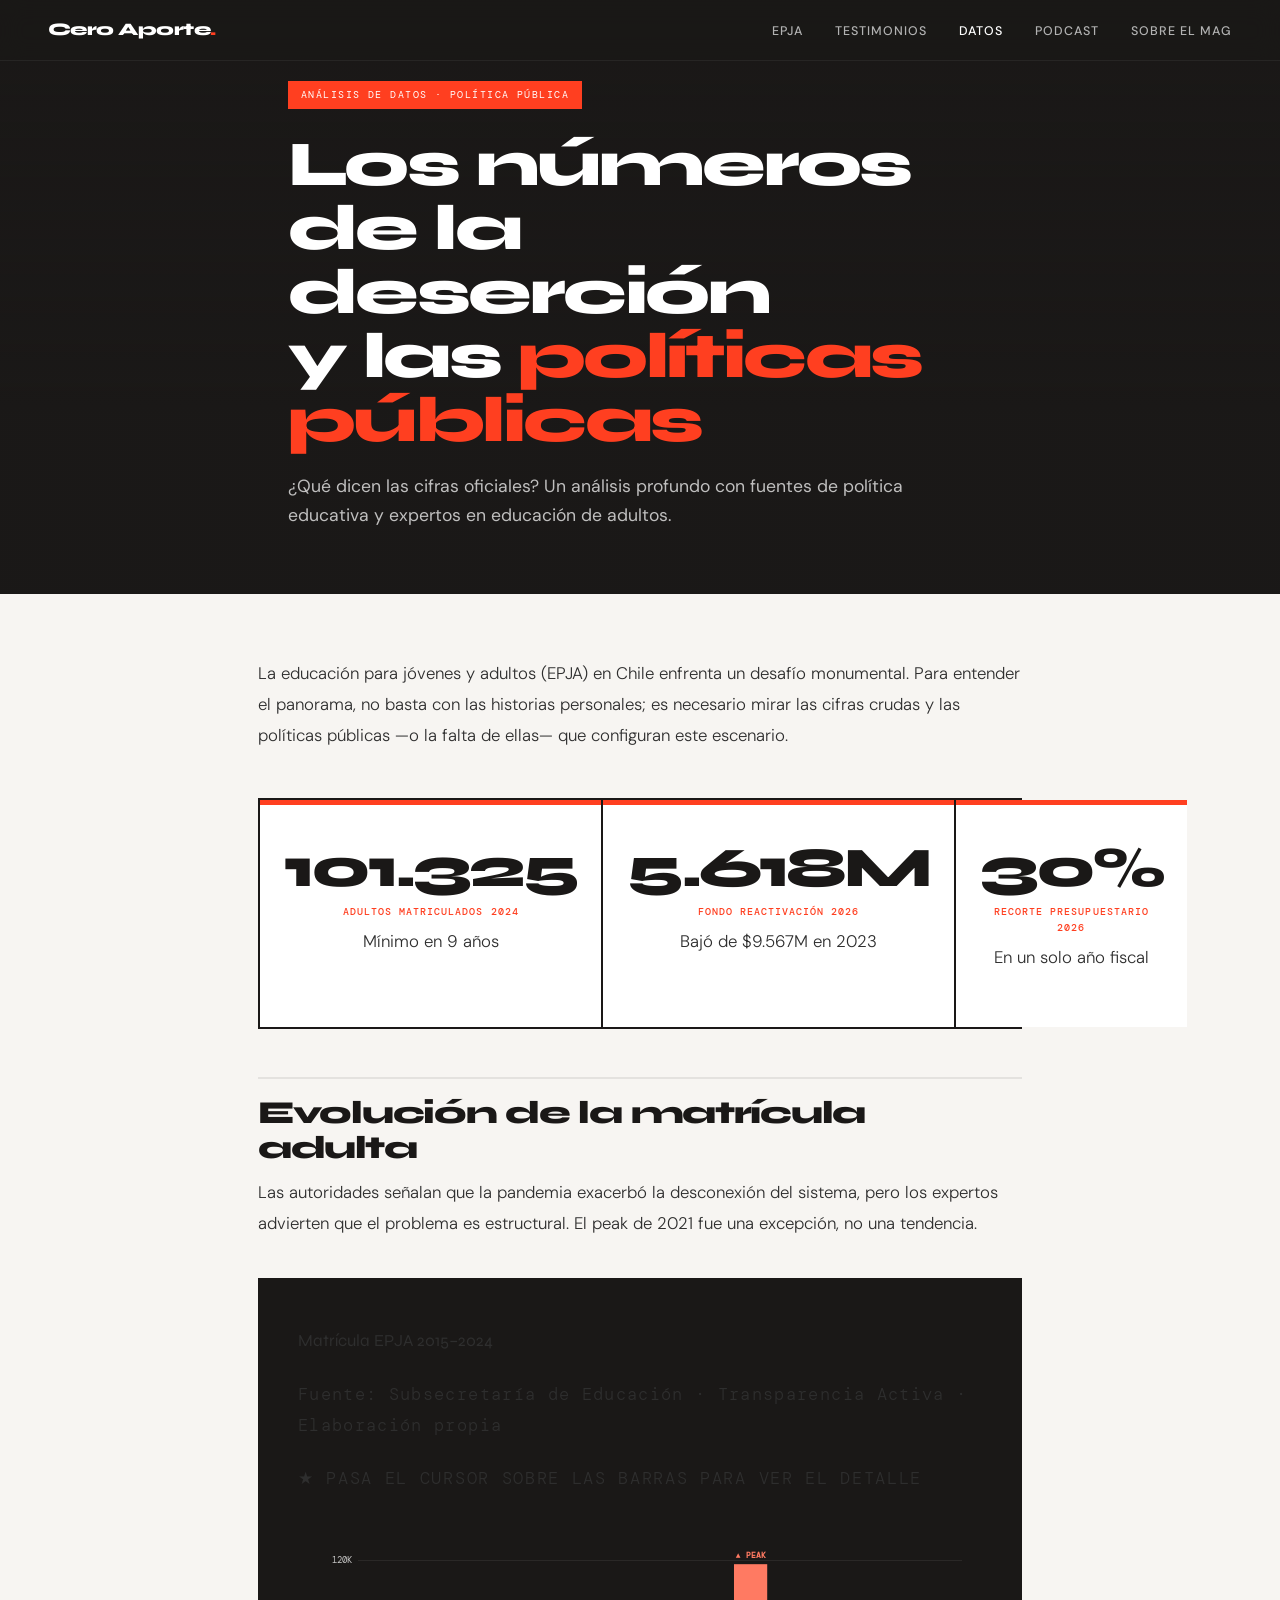
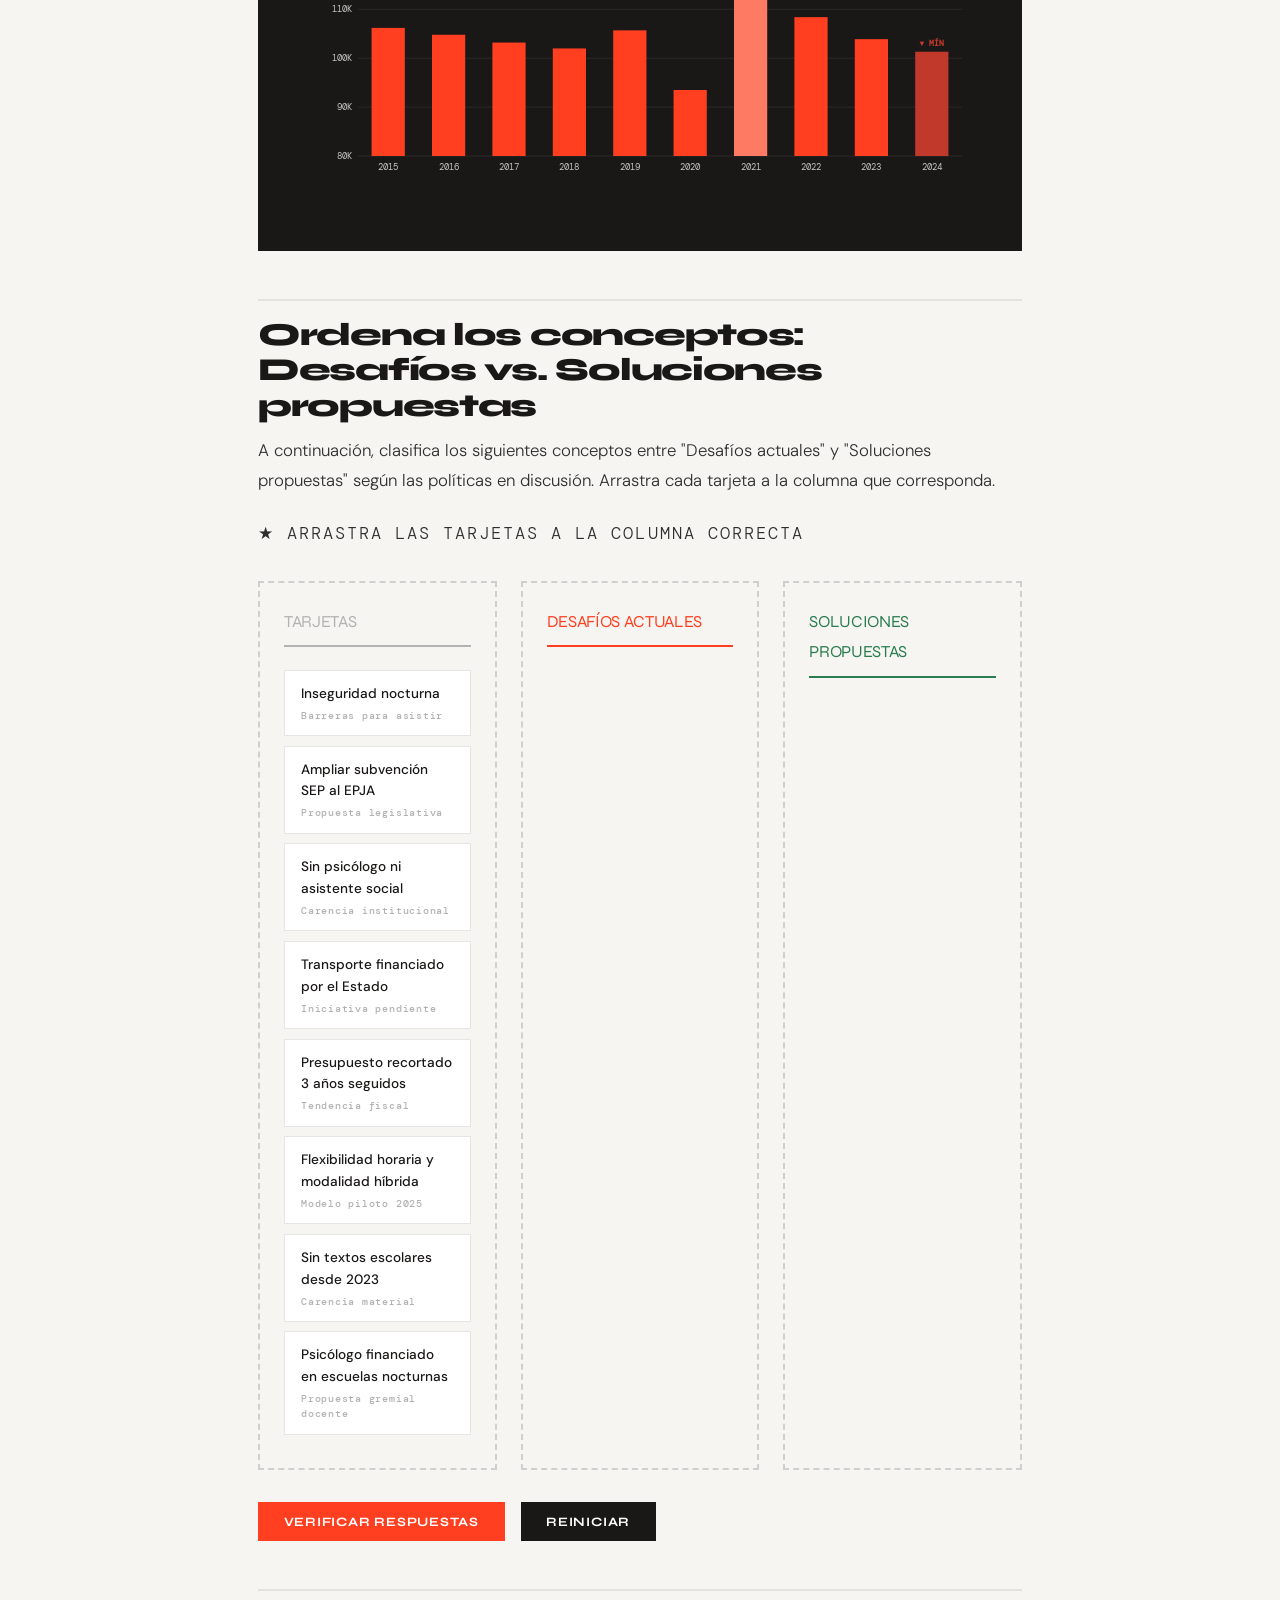
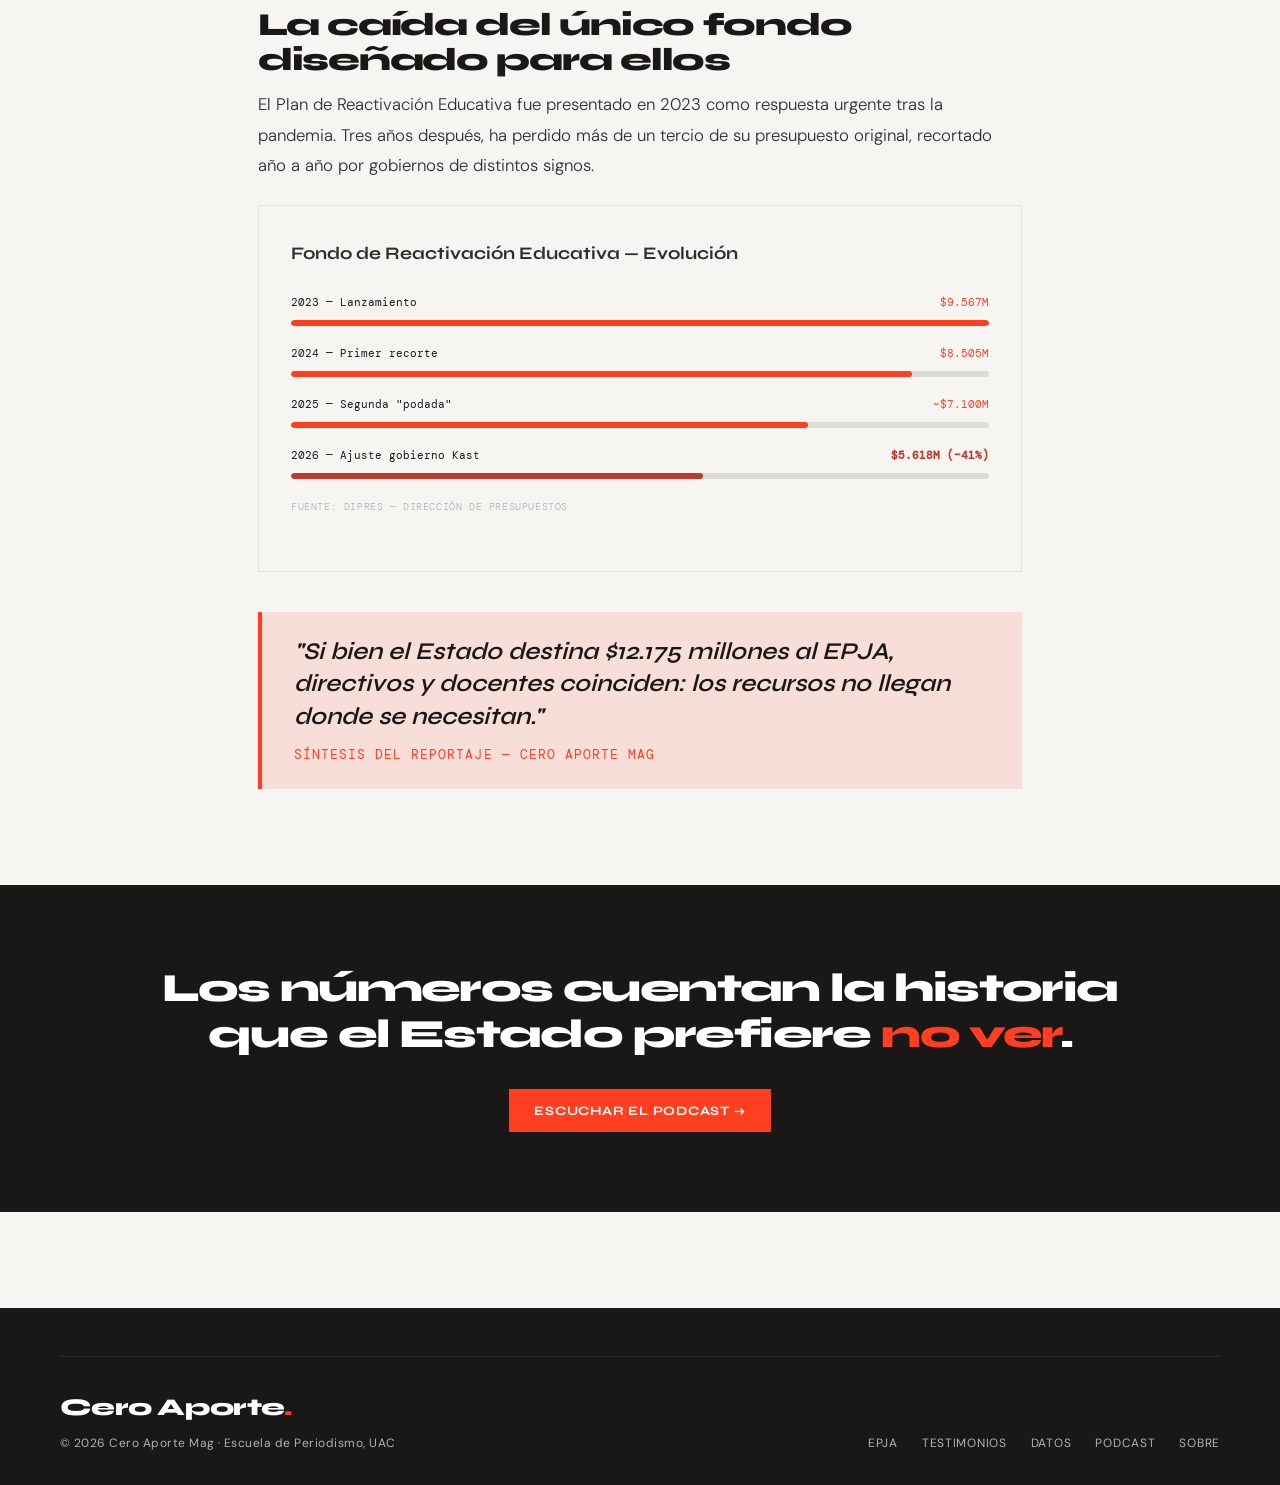
<file: datos (1).html>
<!DOCTYPE html>
<html lang="es">
<head>
  <meta charset="UTF-8" />
  <meta name="viewport" content="width=device-width, initial-scale=1.0" />
  <title>Datos — Cero Aporte Mag</title>
  <link rel="stylesheet" href="style.css" />
  <style>
    /* ---- HERO ---- */
    .rep-hero {
      min-height: 60vh;
      background: var(--black);
      display: flex;
      align-items: flex-end;
      padding-bottom: 4rem;
      padding-top: 5rem;
      position: relative;
      overflow: hidden;
    }
    .rep-hero-bg {
      position: absolute; inset: 0;
      background:
        linear-gradient(to bottom, rgba(26,24,23,0.55) 0%, rgba(26,24,23,0.97) 70%),
        url('https://i.imgur.com/JNuo0U7.jpeg') center/cover no-repeat;
    }
    .rep-hero-inner { position: relative; z-index: 2; max-width: 800px; }
    .rep-hero-category {
      display: inline-flex;
      background: var(--red);
      color: var(--white);
      font-family: var(--font-mono);
      font-size: 0.65rem;
      letter-spacing: 0.14em;
      text-transform: uppercase;
      padding: 0.35rem 0.8rem;
      margin-bottom: 1.5rem;
    }
    .rep-hero-title {
      font-family: var(--font-display);
      font-size: clamp(2rem, 5.5vw, 4rem);
      font-weight: 800;
      letter-spacing: -0.04em;
      line-height: 1.0;
      color: var(--white);
      margin-bottom: 1.2rem;
    }
    .rep-hero-title em { color: var(--red); font-style: normal; }
    .rep-hero-deck {
      font-size: clamp(0.95rem, 1.5vw, 1.1rem);
      color: rgba(255,255,255,0.72);
      line-height: 1.65;
      max-width: 58ch;
    }

    /* ---- LAYOUT ---- */
    .article-wrap {
      max-width: 860px;
      margin: 0 auto;
      padding: 4rem clamp(1.5rem, 5vw, 3rem) 0;
    }
    .article-wrap p {
      font-size: 1.05rem;
      line-height: 1.82;
      color: #2e2e2e;
      margin-bottom: 1.4rem;
      font-weight: 300;
    }
    .article-wrap h2 {
      font-family: var(--font-display);
      font-size: clamp(1.4rem, 3vw, 2rem);
      font-weight: 800;
      letter-spacing: -0.04em;
      line-height: 1.1;
      color: var(--black);
      margin: 3rem 0 0.75rem;
      padding-top: 1rem;
      border-top: 2px solid rgba(0,0,0,0.08);
    }
    .article-wrap h3 {
      font-family: var(--font-display);
      font-size: 1.1rem;
      font-weight: 700;
      color: var(--black);
      margin: 2rem 0 0.5rem;
    }

    /* ---- GRÁFICO INTERACTIVO ---- */
    .chart-section {
      background: var(--black);
      padding: 3rem 2.5rem;
      margin: 2.5rem 0;
    }
    .chart-title {
      font-family: var(--font-display);
      font-size: 1.2rem;
      font-weight: 700;
      color: var(--white);
      margin-bottom: 0.3rem;
    }
    .chart-subtitle {
      font-family: var(--font-mono);
      font-size: 0.65rem;
      letter-spacing: 0.08em;
      color: var(--greige);
      margin-bottom: 0.5rem;
    }
    /* Tooltip del gráfico */
    .chart-tooltip-hint {
      font-family: var(--font-mono);
      font-size: 0.62rem;
      letter-spacing: 0.1em;
      text-transform: uppercase;
      color: var(--red);
      margin-bottom: 2rem;
    }
    /* Canvas wrapper */
    .canvas-wrap {
      position: relative;
    }
    canvas#matriculaChart {
      width: 100% !important;
      cursor: crosshair;
    }
    .chart-tooltip {
      position: absolute;
      background: var(--white);
      color: var(--black);
      padding: 0.6rem 0.9rem;
      font-family: var(--font-mono);
      font-size: 0.7rem;
      letter-spacing: 0.06em;
      pointer-events: none;
      display: none;
      box-shadow: 0 4px 16px rgba(0,0,0,0.2);
      z-index: 10;
      white-space: nowrap;
    }

    /* ---- CARD SORTING ---- */
    .sorting-intro {
      font-family: var(--font-mono);
      font-size: 0.65rem;
      letter-spacing: 0.12em;
      text-transform: uppercase;
      color: var(--red);
      margin-bottom: 1.5rem;
    }
    .sorting-layout {
      display: grid;
      grid-template-columns: 1fr 1fr;
      gap: 1.5rem;
      margin: 2rem 0;
    }
    .sorting-col {
      border: 2px dashed rgba(0,0,0,0.15);
      padding: 1.5rem;
      min-height: 200px;
      transition: border-color 0.2s, background 0.2s;
    }
    .sorting-col.drag-over {
      border-color: var(--red);
      background: var(--red-dim);
    }
    .sorting-col-title {
      font-family: var(--font-display);
      font-size: 0.85rem;
      font-weight: 800;
      letter-spacing: -0.02em;
      text-transform: uppercase;
      margin-bottom: 1rem;
      padding-bottom: 0.5rem;
      border-bottom: 2px solid currentColor;
    }
    .col-desafios .sorting-col-title { color: var(--red); border-color: var(--red); }
    .col-soluciones .sorting-col-title { color: #2a7d4f; border-color: #2a7d4f; }
    .col-banco .sorting-col-title { color: var(--greige); border-color: var(--greige); }

    .sorting-card {
      background: var(--white);
      border: 1px solid rgba(0,0,0,0.1);
      padding: 0.75rem 1rem;
      margin-bottom: 0.6rem;
      font-size: 0.85rem;
      font-weight: 500;
      color: var(--black);
      cursor: grab;
      transition: box-shadow 0.2s, transform 0.2s;
      user-select: none;
    }
    .sorting-card:active { cursor: grabbing; }
    .sorting-card:hover {
      box-shadow: 0 4px 12px rgba(0,0,0,0.1);
      transform: translateY(-1px);
    }
    .sorting-card.dragging {
      opacity: 0.4;
      transform: scale(0.97);
    }
    .sorting-card-hint {
      font-family: var(--font-mono);
      font-size: 0.6rem;
      letter-spacing: 0.08em;
      color: var(--greige);
      display: block;
      margin-top: 0.2rem;
    }
    .sorting-result {
      margin-top: 1rem;
      padding: 1rem;
      font-family: var(--font-mono);
      font-size: 0.72rem;
      letter-spacing: 0.06em;
      display: none;
    }
    .sorting-result.correct { background: rgba(42,125,79,0.1); color: #2a7d4f; }
    .sorting-result.wrong   { background: var(--red-dim); color: var(--red); }
    .sorting-result.show    { display: block; }

    .sorting-actions {
      display: flex;
      gap: 1rem;
      margin-top: 1.5rem;
      flex-wrap: wrap;
    }

    /* ---- BANCO DE TARJETAS (TRES COLUMNAS) ---- */
    .sorting-three {
      grid-template-columns: 1fr 1fr 1fr;
    }

    /* ---- STAT CARDS DATOS ---- */
    .data-stats {
      display: grid;
      grid-template-columns: repeat(3, 1fr);
      gap: 0;
      margin: 3rem 0;
      border: 2px solid var(--black);
    }
    .data-stat {
      background: var(--white);
      padding: 2.5rem 1.5rem 2rem;
      text-align: center;
      position: relative;
      border-right: 2px solid var(--black);
    }
    .data-stat:last-child { border-right: none; }
    .data-stat::before {
      content: '';
      display: block;
      width: 100%;
      height: 5px;
      background: var(--red);
      position: absolute;
      top: 0; left: 0;
    }
    .data-stat-num {
      font-family: var(--font-display);
      font-size: clamp(2rem, 5vw, 3.5rem);
      font-weight: 800;
      letter-spacing: -0.05em;
      color: var(--black);
      line-height: 1;
      display: block;
    }
    .data-stat-label {
      font-family: var(--font-mono);
      font-size: 0.65rem;
      letter-spacing: 0.1em;
      text-transform: uppercase;
      color: var(--red);
      margin-top: 0.5rem;
      display: block;
      line-height: 1.5;
      font-weight: 500;
    }
    .data-stat-context {
      font-size: 0.75rem;
      color: #5a5a5a;
      margin-top: 0.4rem;
      line-height: 1.4;
    }

    /* ---- CIERRE ---- */
    .closing-strip {
      background: var(--black);
      padding: 5rem clamp(1.5rem, 5vw, 3rem);
      text-align: center;
      margin-top: 6rem;
    }
    .closing-strip p {
      font-family: var(--font-display);
      font-size: clamp(1.4rem, 3.5vw, 2.5rem);
      font-weight: 800;
      letter-spacing: -0.04em;
      line-height: 1.15;
      color: var(--white);
      max-width: 24ch;
      margin: 0 auto 2rem;
    }
    .closing-strip p em { color: var(--red); font-style: normal; }

    @media (max-width: 720px) {
      .sorting-layout { grid-template-columns: 1fr; }
      .sorting-three  { grid-template-columns: 1fr; }
      .data-stats { grid-template-columns: 1fr; }
    }
  </style>
</head>
<body>

<!-- NAV -->
<nav class="nav">
  <a href="index.html" class="nav-logo">Cero Aporte<span>.</span></a>
  <ul class="nav-links">
    <li><a href="reportaje-epja.html">EPJA</a></li>
    <li><a href="testimonios.html">Testimonios</a></li>
    <li><a href="datos.html" style="color:var(--white);">Datos</a></li>
    <li><a href="podcast.html">Podcast</a></li>
    <li><a href="index.html#sobre">Sobre el Mag</a></li>
  </ul>
</nav>

<!-- HERO -->
<section class="rep-hero">
  <div class="rep-hero-bg"></div>
  <div class="rep-hero-inner container">
    <span class="rep-hero-category">Análisis de datos · Política pública</span>
    <h1 class="rep-hero-title">Los números de la deserción<br>y las <em>políticas públicas</em></h1>
    <p class="rep-hero-deck">¿Qué dicen las cifras oficiales? Un análisis profundo con fuentes de política educativa y expertos en educación de adultos.</p>
  </div>
</section>

<!-- CUERPO -->
<main class="article-wrap">

  <p class="reveal">La educación para jóvenes y adultos (EPJA) en Chile enfrenta un desafío monumental. Para entender el panorama, no basta con las historias personales; es necesario mirar las cifras crudas y las políticas públicas —o la falta de ellas— que configuran este escenario.</p>

  <!-- STATS -->
  <div class="data-stats reveal">
    <div class="data-stat">
      <span class="data-stat-num" data-count="101325" data-suffix="">0</span>
      <span class="data-stat-label">Adultos matriculados 2024</span>
      <p class="data-stat-context">Mínimo en 9 años</p>
    </div>
    <div class="data-stat">
      <span class="data-stat-num" data-count="5618" data-suffix="M">0</span>
      <span class="data-stat-label">Fondo reactivación 2026</span>
      <p class="data-stat-context">Bajó de $9.567M en 2023</p>
    </div>
    <div class="data-stat">
      <span class="data-stat-num" data-count="30" data-suffix="%">0</span>
      <span class="data-stat-label">Recorte presupuestario 2026</span>
      <p class="data-stat-context">En un solo año fiscal</p>
    </div>
  </div>

  <!-- GRÁFICO INTERACTIVO -->
  <h2 class="reveal">Evolución de la matrícula adulta</h2>
  <p class="reveal">Las autoridades señalan que la pandemia exacerbó la desconexión del sistema, pero los expertos advierten que el problema es estructural. El peak de 2021 fue una excepción, no una tendencia.</p>

  <div class="chart-section reveal">
    <p class="chart-title">Matrícula EPJA 2015–2024</p>
    <p class="chart-subtitle">Fuente: Subsecretaría de Educación · Transparencia Activa · Elaboración propia</p>
    <p class="chart-tooltip-hint">★ Pasa el cursor sobre las barras para ver el detalle</p>
    <div class="canvas-wrap">
      <canvas id="matriculaChart" height="280"></canvas>
      <div class="chart-tooltip" id="chartTooltip"></div>
    </div>
  </div>

  <!-- CARD SORTING -->
  <h2 class="reveal">Ordena los conceptos: Desafíos vs. Soluciones propuestas</h2>
  <p class="reveal">A continuación, clasifica los siguientes conceptos entre "Desafíos actuales" y "Soluciones propuestas" según las políticas en discusión. Arrastra cada tarjeta a la columna que corresponda.</p>

  <div class="reveal">
    <p class="sorting-intro">★ Arrastra las tarjetas a la columna correcta</p>

    <div class="sorting-layout sorting-three">
      <!-- BANCO -->
      <div class="sorting-col col-banco" id="banco" ondragover="allowDrop(event)" ondrop="drop(event, 'banco')">
        <p class="sorting-col-title">Tarjetas</p>
        <div class="sorting-card" draggable="true" ondragstart="drag(event)" id="c1" data-answer="desafio">
          Inseguridad nocturna
          <span class="sorting-card-hint">Barreras para asistir</span>
        </div>
        <div class="sorting-card" draggable="true" ondragstart="drag(event)" id="c2" data-answer="solucion">
          Ampliar subvención SEP al EPJA
          <span class="sorting-card-hint">Propuesta legislativa</span>
        </div>
        <div class="sorting-card" draggable="true" ondragstart="drag(event)" id="c3" data-answer="desafio">
          Sin psicólogo ni asistente social
          <span class="sorting-card-hint">Carencia institucional</span>
        </div>
        <div class="sorting-card" draggable="true" ondragstart="drag(event)" id="c4" data-answer="solucion">
          Transporte financiado por el Estado
          <span class="sorting-card-hint">Iniciativa pendiente</span>
        </div>
        <div class="sorting-card" draggable="true" ondragstart="drag(event)" id="c5" data-answer="desafio">
          Presupuesto recortado 3 años seguidos
          <span class="sorting-card-hint">Tendencia fiscal</span>
        </div>
        <div class="sorting-card" draggable="true" ondragstart="drag(event)" id="c6" data-answer="solucion">
          Flexibilidad horaria y modalidad híbrida
          <span class="sorting-card-hint">Modelo piloto 2025</span>
        </div>
        <div class="sorting-card" draggable="true" ondragstart="drag(event)" id="c7" data-answer="desafio">
          Sin textos escolares desde 2023
          <span class="sorting-card-hint">Carencia material</span>
        </div>
        <div class="sorting-card" draggable="true" ondragstart="drag(event)" id="c8" data-answer="solucion">
          Psicólogo financiado en escuelas nocturnas
          <span class="sorting-card-hint">Propuesta gremial docente</span>
        </div>
      </div>

      <!-- DESAFÍOS -->
      <div class="sorting-col col-desafios" id="desafio" ondragover="allowDrop(event)" ondrop="drop(event, 'desafio')">
        <p class="sorting-col-title">Desafíos actuales</p>
      </div>

      <!-- SOLUCIONES -->
      <div class="sorting-col col-soluciones" id="solucion" ondragover="allowDrop(event)" ondrop="drop(event, 'solucion')">
        <p class="sorting-col-title">Soluciones propuestas</p>
      </div>
    </div>

    <div class="sorting-actions">
      <button class="btn btn-red" onclick="verificarSorting()">Verificar respuestas</button>
      <button class="btn btn-dark" onclick="resetSorting()">Reiniciar</button>
    </div>
    <div class="sorting-result" id="sortingResult"></div>
  </div>

  <!-- PRESUPUESTO -->
  <h2 class="reveal">La caída del único fondo diseñado para ellos</h2>
  <p class="reveal">El Plan de Reactivación Educativa fue presentado en 2023 como respuesta urgente tras la pandemia. Tres años después, ha perdido más de un tercio de su presupuesto original, recortado año a año por gobiernos de distintos signos.</p>

  <div class="reveal">
    <div style="background:var(--cream);border:1px solid rgba(0,0,0,0.08);padding:2rem;margin:1.5rem 0;">
      <p style="font-family:var(--font-display);font-size:1.1rem;font-weight:700;margin-bottom:1.5rem;">Fondo de Reactivación Educativa — Evolución</p>
      <div style="margin-bottom:1.2rem;">
        <div style="display:flex;justify-content:space-between;font-family:var(--font-mono);font-size:0.7rem;margin-bottom:0.4rem;"><span>2023 — Lanzamiento</span><span style="color:var(--red);">$9.567M</span></div>
        <div class="progress-bar"><div class="progress-fill" data-width="100%"></div></div>
      </div>
      <div style="margin-bottom:1.2rem;">
        <div style="display:flex;justify-content:space-between;font-family:var(--font-mono);font-size:0.7rem;margin-bottom:0.4rem;"><span>2024 — Primer recorte</span><span style="color:var(--red);">$8.505M</span></div>
        <div class="progress-bar"><div class="progress-fill" data-width="89%"></div></div>
      </div>
      <div style="margin-bottom:1.2rem;">
        <div style="display:flex;justify-content:space-between;font-family:var(--font-mono);font-size:0.7rem;margin-bottom:0.4rem;"><span>2025 — Segunda "podada"</span><span style="color:var(--red);">~$7.100M</span></div>
        <div class="progress-bar"><div class="progress-fill" data-width="74%"></div></div>
      </div>
      <div>
        <div style="display:flex;justify-content:space-between;font-family:var(--font-mono);font-size:0.7rem;margin-bottom:0.4rem;"><span>2026 — Ajuste gobierno Kast</span><span style="color:#c0392b;font-weight:700;">$5.618M (−41%)</span></div>
        <div class="progress-bar"><div class="progress-fill" data-width="59%" style="background:#c0392b;"></div></div>
      </div>
      <p style="font-family:var(--font-mono);font-size:0.62rem;color:var(--greige);margin-top:1.2rem;letter-spacing:0.06em;text-transform:uppercase;">Fuente: DIPRES — Dirección de Presupuestos</p>
    </div>
  </div>

  <div class="pull-quote reveal">
    <blockquote>"Si bien el Estado destina $12.175 millones al EPJA, directivos y docentes coinciden: los recursos no llegan donde se necesitan."</blockquote>
    <cite>Síntesis del reportaje — Cero Aporte Mag</cite>
  </div>

</main>

<!-- CIERRE -->
<div class="closing-strip">
  <p>Los números cuentan la historia que el Estado prefiere <em>no ver</em>.</p>
  <a href="podcast.html" class="btn btn-red">Escuchar el podcast →</a>
</div>

<!-- FOOTER -->
<footer class="site-footer">
  <div class="footer-inner">
    <div>
      <div class="footer-brand">Cero Aporte<span>.</span></div>
      <p class="footer-copy">© 2026 Cero Aporte Mag · Escuela de Periodismo, UAC</p>
    </div>
    <nav class="footer-nav">
      <a href="reportaje-epja.html">EPJA</a>
      <a href="testimonios.html">Testimonios</a>
      <a href="datos.html">Datos</a>
      <a href="podcast.html">Podcast</a>
      <a href="index.html#sobre">Sobre</a>
    </nav>
  </div>
</footer>

<script src="main.js"></script>
<script>
/* ---- GRÁFICO CANVAS ---- */
const datos = [
  { year: '2015', val: 106200 },
  { year: '2016', val: 104800 },
  { year: '2017', val: 103200 },
  { year: '2018', val: 102000 },
  { year: '2019', val: 105700 },
  { year: '2020', val: 93500  },
  { year: '2021', val: 119235 },
  { year: '2022', val: 108400 },
  { year: '2023', val: 103900 },
  { year: '2024', val: 101325 },
];

function drawChart() {
  const canvas = document.getElementById('matriculaChart');
  const tooltip = document.getElementById('chartTooltip');
  if (!canvas) return;
  const ctx = canvas.getContext('2d');
  const W = canvas.offsetWidth;
  const H = 280;
  canvas.width = W;
  canvas.height = H;

  const pad = { top: 20, right: 20, bottom: 40, left: 60 };
  const chartW = W - pad.left - pad.right;
  const chartH = H - pad.top - pad.bottom;
  const maxVal = 125000;
  const minVal = 80000;
  const range = maxVal - minVal;

  const barW = (chartW / datos.length) * 0.55;
  const gap  = (chartW / datos.length) * 0.45;

  ctx.clearRect(0, 0, W, H);

  // Líneas de guía
  ctx.strokeStyle = 'rgba(255,255,255,0.08)';
  ctx.lineWidth = 1;
  [80000, 90000, 100000, 110000, 120000].forEach(v => {
    const y = pad.top + chartH - ((v - minVal) / range) * chartH;
    ctx.beginPath();
    ctx.moveTo(pad.left, y);
    ctx.lineTo(pad.left + chartW, y);
    ctx.stroke();
    ctx.fillStyle = 'rgba(255,255,255,0.75)';
    ctx.font = '9px DM Mono, monospace';
    ctx.textAlign = 'right';
    ctx.fillText((v / 1000).toFixed(0) + 'K', pad.left - 6, y + 3);
  });

  // Barras
  const barRects = [];
  datos.forEach((d, i) => {
    const x = pad.left + i * (barW + gap) + gap / 2;
    const barH2 = ((d.val - minVal) / range) * chartH;
    const y = pad.top + chartH - barH2;
    const isPeak = d.year === '2021';
    const isLow  = d.year === '2024';

    ctx.fillStyle = isPeak ? '#ff7a62' : isLow ? '#c0392b' : '#FF3F20';
    ctx.fillRect(x, y, barW, barH2);
    barRects.push({ x, y, w: barW, h: barH2, d });

    // Etiqueta año
    ctx.fillStyle = 'rgba(255,255,255,0.75)';
    ctx.font = '9px DM Mono, monospace';
    ctx.textAlign = 'center';
    ctx.fillText(d.year, x + barW / 2, H - pad.bottom + 14);

    // Etiqueta peak / low
    if (isPeak || isLow) {
      ctx.fillStyle = isPeak ? '#ff7a62' : '#c0392b';
      ctx.font = 'bold 8px DM Mono, monospace';
      ctx.fillText(isPeak ? '▲ PEAK' : '▼ MÍN', x + barW / 2, y - 6);
    }
  });

  // Hover
  canvas.onmousemove = (e) => {
    const rect = canvas.getBoundingClientRect();
    const mx = e.clientX - rect.left;
    const my = e.clientY - rect.top;
    let found = false;
    barRects.forEach(b => {
      if (mx >= b.x && mx <= b.x + b.w && my >= b.y && my <= b.y + b.h) {
        found = true;
        tooltip.style.display = 'block';
        tooltip.style.left = (b.x + b.w + 6) + 'px';
        tooltip.style.top  = (b.y) + 'px';
        tooltip.innerHTML = `<strong>${b.d.year}</strong><br>${b.d.val.toLocaleString('es-CL')} estudiantes`;
      }
    });
    if (!found) tooltip.style.display = 'none';
  };
  canvas.onmouseleave = () => tooltip.style.display = 'none';
}

window.addEventListener('load', drawChart);
window.addEventListener('resize', drawChart);

/* ---- DRAG & DROP CARD SORTING ---- */
let draggedId = null;

function drag(e) {
  draggedId = e.target.id;
  e.target.classList.add('dragging');
  setTimeout(() => e.target.classList.remove('dragging'), 0);
}
function allowDrop(e) { e.preventDefault(); }
function drop(e, colId) {
  e.preventDefault();
  const card = document.getElementById(draggedId);
  const col  = document.getElementById(colId);
  if (card && col) {
    col.appendChild(card);
    document.getElementById('sortingResult').classList.remove('show');
  }
  document.querySelectorAll('.sorting-col').forEach(c => c.classList.remove('drag-over'));
}

document.querySelectorAll('.sorting-col').forEach(col => {
  col.addEventListener('dragover', (e) => {
    e.preventDefault();
    col.classList.add('drag-over');
  });
  col.addEventListener('dragleave', () => col.classList.remove('drag-over'));
  col.addEventListener('drop', () => col.classList.remove('drag-over'));
});

function verificarSorting() {
  const result = document.getElementById('sortingResult');
  const desafioCol = document.getElementById('desafio');
  const solucionCol = document.getElementById('solucion');
  let correctas = 0, total = 0;

  [...desafioCol.querySelectorAll('.sorting-card')].forEach(c => {
    total++;
    if (c.dataset.answer === 'desafio') correctas++;
  });
  [...solucionCol.querySelectorAll('.sorting-card')].forEach(c => {
    total++;
    if (c.dataset.answer === 'solucion') correctas++;
  });

  if (total === 0) {
    result.className = 'sorting-result wrong show';
    result.textContent = 'Mueve al menos una tarjeta antes de verificar.';
    return;
  }

  if (correctas === 8 && total === 8) {
    result.className = 'sorting-result correct show';
    result.textContent = '✓ ¡Perfecto! Clasificaste correctamente los 8 conceptos.';
  } else {
    result.className = 'sorting-result wrong show';
    result.textContent = `${correctas} de 8 correctas. Revisa las que quedaron en el banco o están en la columna incorrecta.`;
  }
}

function resetSorting() {
  const banco = document.getElementById('banco');
  document.querySelectorAll('.sorting-card').forEach(c => banco.appendChild(c));
  document.getElementById('sortingResult').classList.remove('show');
}
</script>
</body>
</html>
</file>
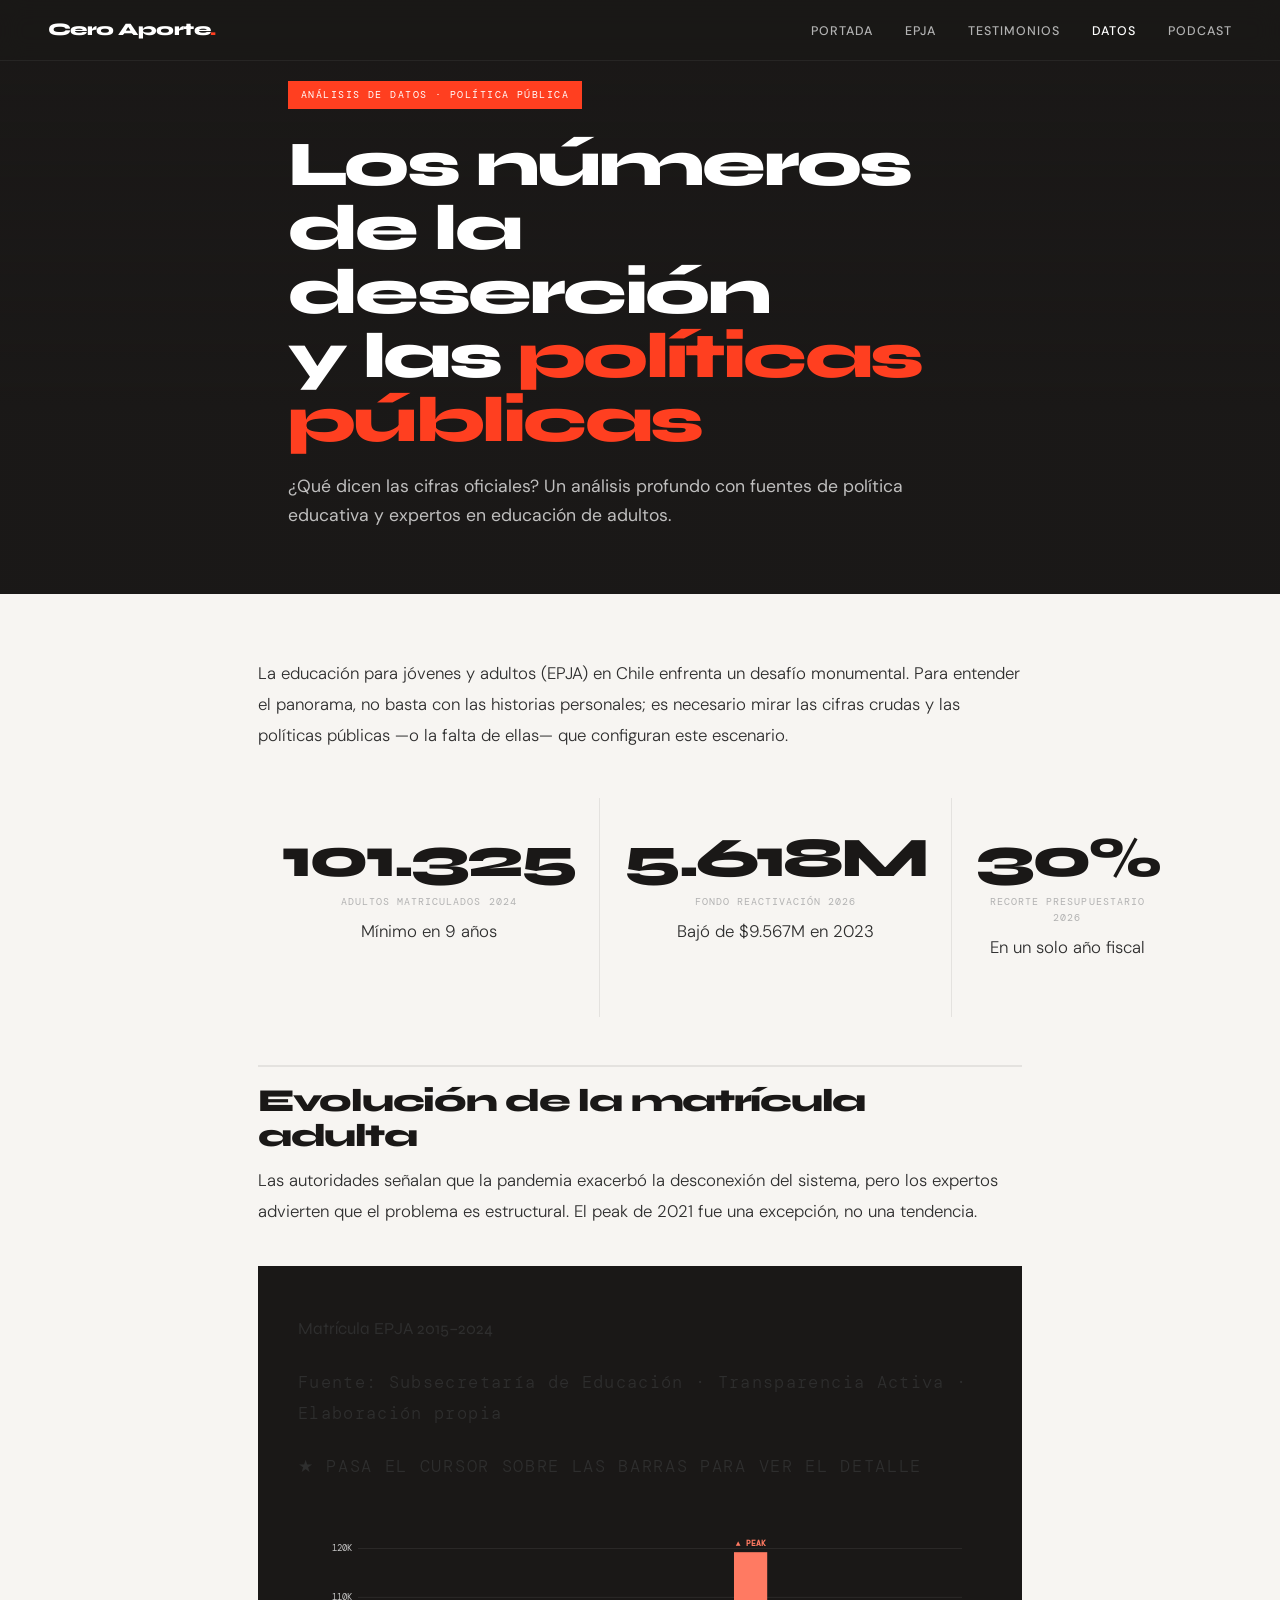
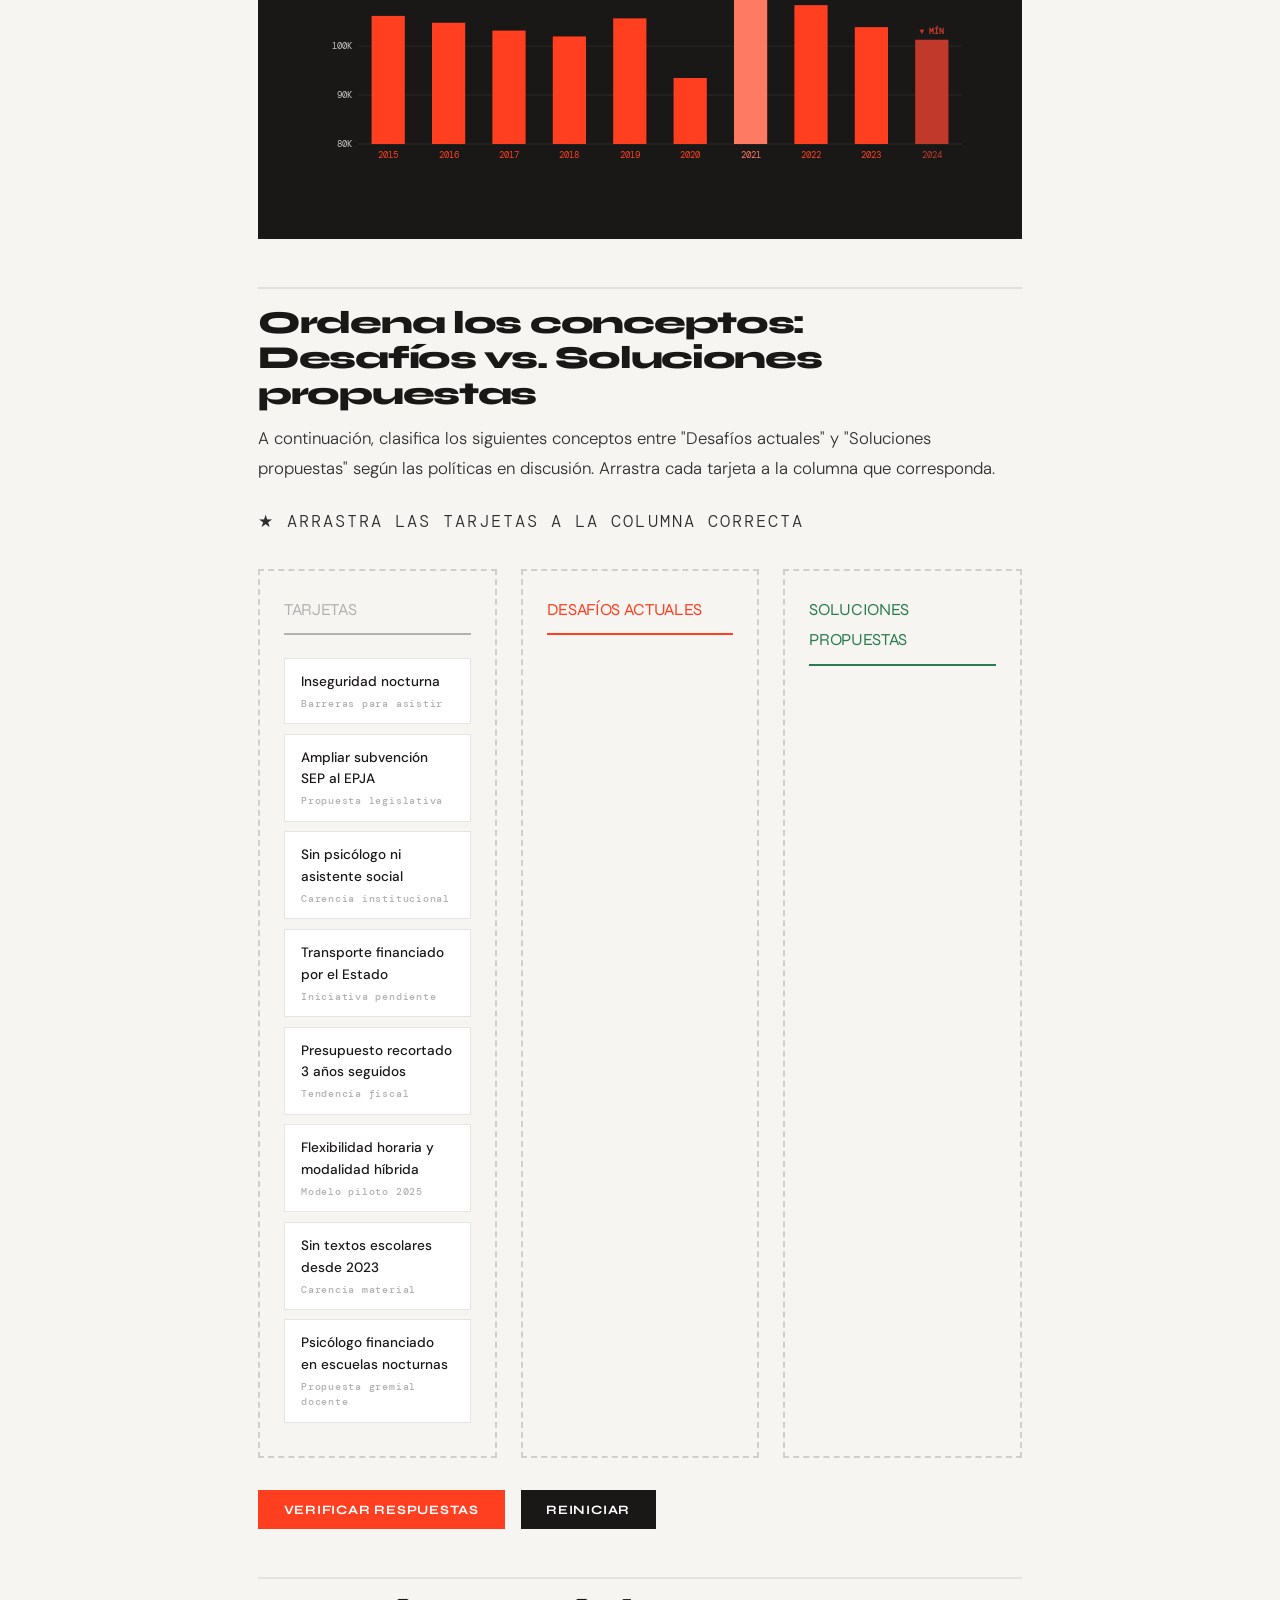
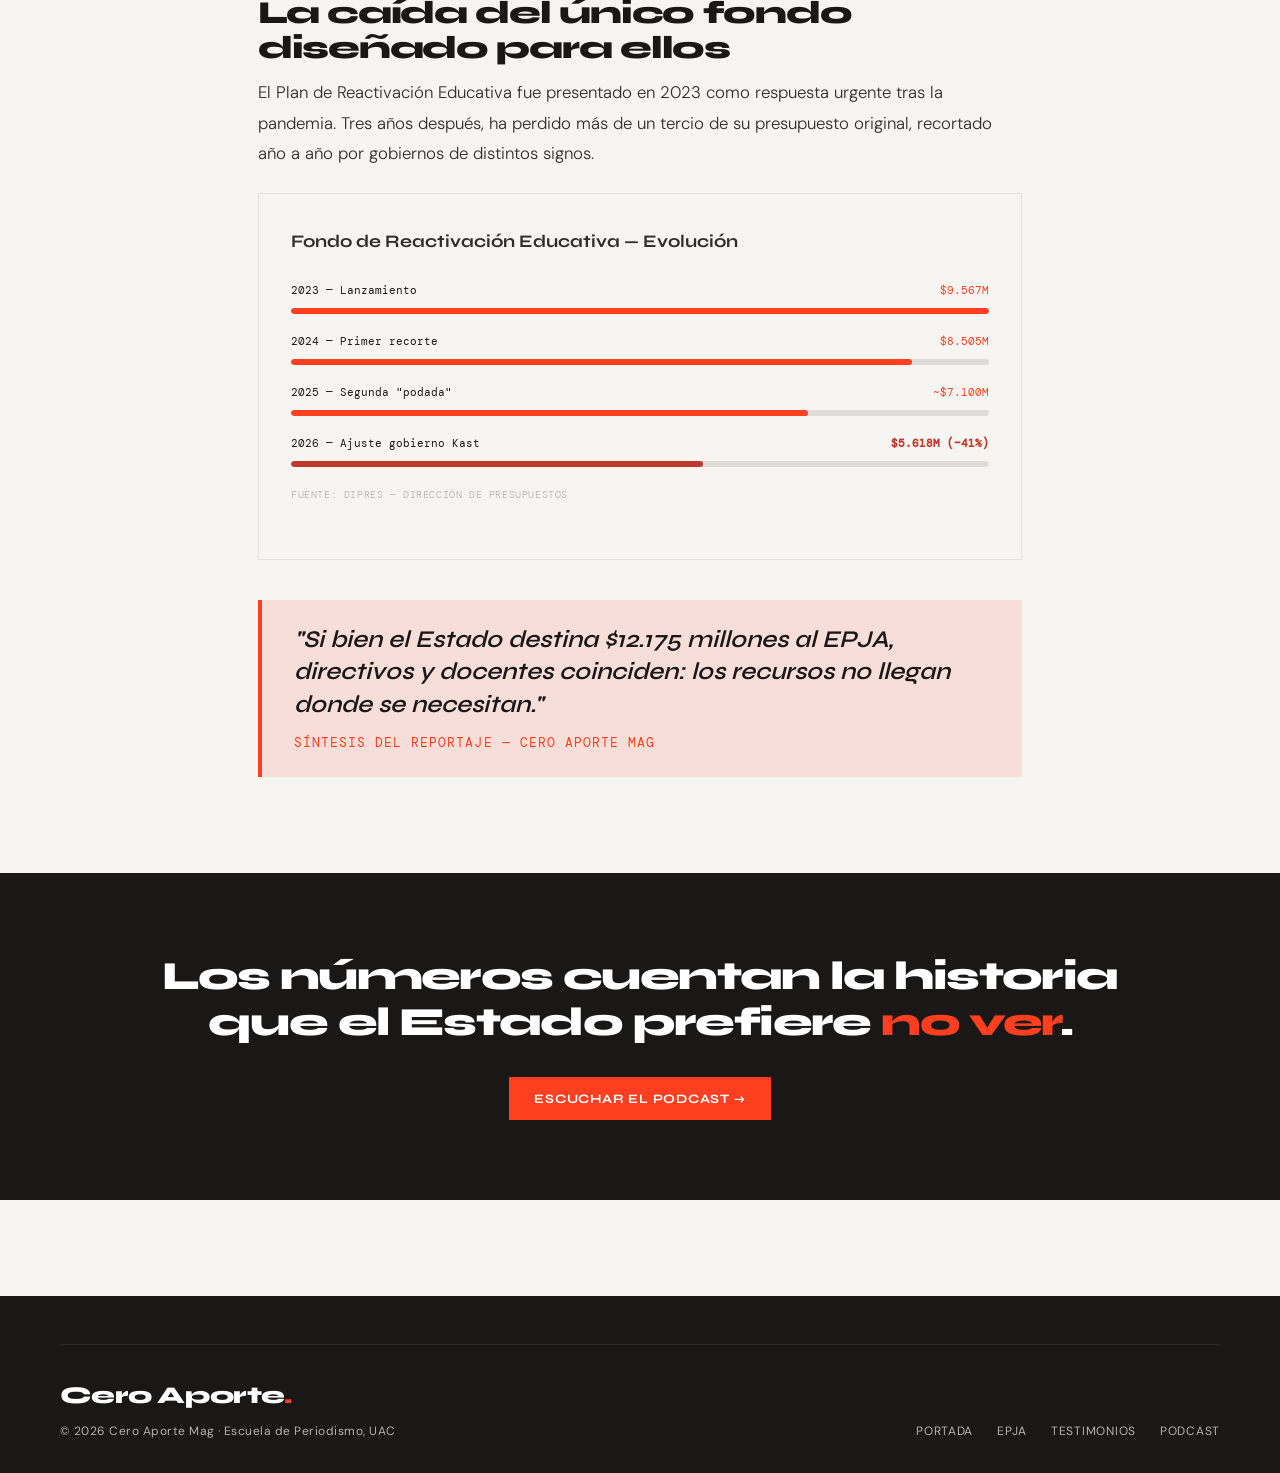
<file: datos (3).html>
<!DOCTYPE html>
<html lang="es">
<head>
  <meta charset="UTF-8" />
  <meta name="viewport" content="width=device-width, initial-scale=1.0" />
  <title>Datos — Cero Aporte Mag</title>
  <link rel="stylesheet" href="style.css" />
  <style>
    /* ---- HERO ---- */
    .rep-hero {
      min-height: 60vh;
      background: var(--black);
      display: flex;
      align-items: flex-end;
      padding-bottom: 4rem;
      padding-top: 5rem;
      position: relative;
      overflow: hidden;
    }
    .rep-hero-bg {
      position: absolute; inset: 0;
      background:
        linear-gradient(to bottom, rgba(26,24,23,0.55) 0%, rgba(26,24,23,0.97) 70%),
        url('https://i.imgur.com/JNuo0U7.jpeg') center/cover no-repeat;
    }
    .rep-hero-inner { position: relative; z-index: 2; max-width: 800px; }
    .rep-hero-category {
      display: inline-flex;
      background: var(--red);
      color: var(--white);
      font-family: var(--font-mono);
      font-size: 0.65rem;
      letter-spacing: 0.14em;
      text-transform: uppercase;
      padding: 0.35rem 0.8rem;
      margin-bottom: 1.5rem;
    }
    .rep-hero-title {
      font-family: var(--font-display);
      font-size: clamp(2rem, 5.5vw, 4rem);
      font-weight: 800;
      letter-spacing: -0.04em;
      line-height: 1.0;
      color: var(--white);
      margin-bottom: 1.2rem;
    }
    .rep-hero-title em { color: var(--red); font-style: normal; }
    .rep-hero-deck {
      font-size: clamp(0.95rem, 1.5vw, 1.1rem);
      color: rgba(255,255,255,0.72);
      line-height: 1.65;
      max-width: 58ch;
    }

    /* ---- LAYOUT ---- */
    .article-wrap {
      max-width: 860px;
      margin: 0 auto;
      padding: 4rem clamp(1.5rem, 5vw, 3rem) 0;
    }
    .article-wrap p {
      font-size: 1.05rem;
      line-height: 1.82;
      color: #2e2e2e;
      margin-bottom: 1.4rem;
      font-weight: 300;
    }
    .article-wrap h2 {
      font-family: var(--font-display);
      font-size: clamp(1.4rem, 3vw, 2rem);
      font-weight: 800;
      letter-spacing: -0.04em;
      line-height: 1.1;
      color: var(--black);
      margin: 3rem 0 0.75rem;
      padding-top: 1rem;
      border-top: 2px solid rgba(0,0,0,0.08);
    }
    .article-wrap h3 {
      font-family: var(--font-display);
      font-size: 1.1rem;
      font-weight: 700;
      color: var(--black);
      margin: 2rem 0 0.5rem;
    }

    /* ---- GRÁFICO INTERACTIVO ---- */
    .chart-section {
      background: var(--black);
      padding: 3rem 2.5rem;
      margin: 2.5rem 0;
    }
    .chart-title {
      font-family: var(--font-display);
      font-size: 1.2rem;
      font-weight: 700;
      color: var(--white);
      margin-bottom: 0.3rem;
    }
    .chart-subtitle {
      font-family: var(--font-mono);
      font-size: 0.65rem;
      letter-spacing: 0.08em;
      color: var(--greige);
      margin-bottom: 0.5rem;
    }
    /* Tooltip del gráfico */
    .chart-tooltip-hint {
      font-family: var(--font-mono);
      font-size: 0.62rem;
      letter-spacing: 0.1em;
      text-transform: uppercase;
      color: var(--red);
      margin-bottom: 2rem;
    }
    /* Canvas wrapper */
    .canvas-wrap {
      position: relative;
    }
    canvas#matriculaChart {
      width: 100% !important;
      cursor: crosshair;
    }
    .chart-tooltip {
      position: absolute;
      background: var(--white);
      color: var(--black);
      padding: 0.6rem 0.9rem;
      font-family: var(--font-mono);
      font-size: 0.7rem;
      letter-spacing: 0.06em;
      pointer-events: none;
      display: none;
      box-shadow: 0 4px 16px rgba(0,0,0,0.2);
      z-index: 10;
      white-space: nowrap;
    }

    /* ---- CARD SORTING ---- */
    .sorting-intro {
      font-family: var(--font-mono);
      font-size: 0.65rem;
      letter-spacing: 0.12em;
      text-transform: uppercase;
      color: var(--red);
      margin-bottom: 1.5rem;
    }
    .sorting-layout {
      display: grid;
      grid-template-columns: 1fr 1fr;
      gap: 1.5rem;
      margin: 2rem 0;
    }
    .sorting-col {
      border: 2px dashed rgba(0,0,0,0.15);
      padding: 1.5rem;
      min-height: 200px;
      transition: border-color 0.2s, background 0.2s;
    }
    .sorting-col.drag-over {
      border-color: var(--red);
      background: var(--red-dim);
    }
    .sorting-col-title {
      font-family: var(--font-display);
      font-size: 0.85rem;
      font-weight: 800;
      letter-spacing: -0.02em;
      text-transform: uppercase;
      margin-bottom: 1rem;
      padding-bottom: 0.5rem;
      border-bottom: 2px solid currentColor;
    }
    .col-desafios .sorting-col-title { color: var(--red); border-color: var(--red); }
    .col-soluciones .sorting-col-title { color: #2a7d4f; border-color: #2a7d4f; }
    .col-banco .sorting-col-title { color: var(--greige); border-color: var(--greige); }

    .sorting-card {
      background: var(--white);
      border: 1px solid rgba(0,0,0,0.1);
      padding: 0.75rem 1rem;
      margin-bottom: 0.6rem;
      font-size: 0.85rem;
      font-weight: 500;
      color: var(--black);
      cursor: grab;
      transition: box-shadow 0.2s, transform 0.2s;
      user-select: none;
    }
    .sorting-card:active { cursor: grabbing; }
    .sorting-card:hover {
      box-shadow: 0 4px 12px rgba(0,0,0,0.1);
      transform: translateY(-1px);
    }
    .sorting-card.dragging {
      opacity: 0.4;
      transform: scale(0.97);
    }
    .sorting-card-hint {
      font-family: var(--font-mono);
      font-size: 0.6rem;
      letter-spacing: 0.08em;
      color: var(--greige);
      display: block;
      margin-top: 0.2rem;
    }
    .sorting-result {
      margin-top: 1rem;
      padding: 1rem;
      font-family: var(--font-mono);
      font-size: 0.72rem;
      letter-spacing: 0.06em;
      display: none;
    }
    .sorting-result.correct { background: rgba(42,125,79,0.1); color: #2a7d4f; }
    .sorting-result.wrong   { background: var(--red-dim); color: var(--red); }
    .sorting-result.show    { display: block; }

    .sorting-actions {
      display: flex;
      gap: 1rem;
      margin-top: 1.5rem;
      flex-wrap: wrap;
    }

    /* ---- BANCO DE TARJETAS (TRES COLUMNAS) ---- */
    .sorting-three {
      grid-template-columns: 1fr 1fr 1fr;
    }

    /* ---- STAT CARDS DATOS ---- */
    .data-stats {
      display: grid;
      grid-template-columns: repeat(3, 1fr);
      gap: 1px;
      background: rgba(0,0,0,0.08);
      margin: 3rem 0;
    }
    .data-stat {
      background: var(--cream);
      padding: 2rem 1.5rem;
      text-align: center;
    }
    .data-stat-num {
      font-family: var(--font-display);
      font-size: clamp(2rem, 5vw, 3.5rem);
      font-weight: 800;
      letter-spacing: -0.05em;
      color: var(--black);
      line-height: 1;
      display: block;
    }
    .data-stat-label {
      font-family: var(--font-mono);
      font-size: 0.65rem;
      letter-spacing: 0.1em;
      text-transform: uppercase;
      color: var(--greige);
      margin-top: 0.5rem;
      display: block;
      line-height: 1.5;
    }
    .data-stat-context {
      font-size: 0.75rem;
      color:  rgba(255,255,255,0.45);
      margin-top: 0.4rem;
    }

    /* ---- CIERRE ---- */
    .closing-strip {
      background: var(--black);
      padding: 5rem clamp(1.5rem, 5vw, 3rem);
      text-align: center;
      margin-top: 6rem;
    }
    .closing-strip p {
      font-family: var(--font-display);
      font-size: clamp(1.4rem, 3.5vw, 2.5rem);
      font-weight: 800;
      letter-spacing: -0.04em;
      line-height: 1.15;
      color: var(--white);
      max-width: 24ch;
      margin: 0 auto 2rem;
    }
    .closing-strip p em { color: var(--red); font-style: normal; }

    @media (max-width: 720px) {
      .sorting-layout { grid-template-columns: 1fr; }
      .sorting-three  { grid-template-columns: 1fr; }
      .data-stats { grid-template-columns: 1fr; }
    }
  </style>
</head>
<body>

<!-- NAV -->
<nav class="nav">
  <a href="index.html" class="nav-logo">Cero Aporte<span>.</span></a>
  <ul class="nav-links">
    <li><a href="index.html">Portada</a></li>
    <li><a href="reportaje-epja.html">EPJA</a></li>
    <li><a href="testimonios.html">Testimonios</a></li>
    <li><a href="datos.html" style="color:var(--white);">Datos</a></li>
    <li><a href="podcast.html">Podcast</a></li>
  </ul>
</nav>

<!-- HERO -->
<section class="rep-hero">
  <div class="rep-hero-bg"></div>
  <div class="rep-hero-inner container">
    <span class="rep-hero-category">Análisis de datos · Política pública</span>
    <h1 class="rep-hero-title">Los números de la deserción<br>y las <em>políticas públicas</em></h1>
    <p class="rep-hero-deck">¿Qué dicen las cifras oficiales? Un análisis profundo con fuentes de política educativa y expertos en educación de adultos.</p>
  </div>
</section>

<!-- CUERPO -->
<main class="article-wrap">

  <p class="reveal">La educación para jóvenes y adultos (EPJA) en Chile enfrenta un desafío monumental. Para entender el panorama, no basta con las historias personales; es necesario mirar las cifras crudas y las políticas públicas —o la falta de ellas— que configuran este escenario.</p>

  <!-- STATS -->
  <div class="data-stats reveal">
    <div class="data-stat">
      <span class="data-stat-num" data-count="101325" data-suffix="">0</span>
      <span class="data-stat-label">Adultos matriculados 2024</span>
      <p class="data-stat-context">Mínimo en 9 años</p>
    </div>
    <div class="data-stat">
      <span class="data-stat-num" data-count="5618" data-suffix="M">0</span>
      <span class="data-stat-label">Fondo reactivación 2026</span>
      <p class="data-stat-context">Bajó de $9.567M en 2023</p>
    </div>
    <div class="data-stat">
      <span class="data-stat-num" data-count="30" data-suffix="%">0</span>
      <span class="data-stat-label">Recorte presupuestario 2026</span>
      <p class="data-stat-context">En un solo año fiscal</p>
    </div>
  </div>

  <!-- GRÁFICO INTERACTIVO -->
  <h2 class="reveal">Evolución de la matrícula adulta</h2>
  <p class="reveal">Las autoridades señalan que la pandemia exacerbó la desconexión del sistema, pero los expertos advierten que el problema es estructural. El peak de 2021 fue una excepción, no una tendencia.</p>

  <div class="chart-section reveal">
    <p class="chart-title">Matrícula EPJA 2015–2024</p>
    <p class="chart-subtitle">Fuente: Subsecretaría de Educación · Transparencia Activa · Elaboración propia</p>
    <p class="chart-tooltip-hint">★ Pasa el cursor sobre las barras para ver el detalle</p>
    <div class="canvas-wrap">
      <canvas id="matriculaChart" height="280"></canvas>
      <div class="chart-tooltip" id="chartTooltip"></div>
    </div>
  </div>

  <!-- CARD SORTING -->
  <h2 class="reveal">Ordena los conceptos: Desafíos vs. Soluciones propuestas</h2>
  <p class="reveal">A continuación, clasifica los siguientes conceptos entre "Desafíos actuales" y "Soluciones propuestas" según las políticas en discusión. Arrastra cada tarjeta a la columna que corresponda.</p>

  <div class="reveal">
    <p class="sorting-intro">★ Arrastra las tarjetas a la columna correcta</p>

    <div class="sorting-layout sorting-three">
      <!-- BANCO -->
      <div class="sorting-col col-banco" id="banco" ondragover="allowDrop(event)" ondrop="drop(event, 'banco')">
        <p class="sorting-col-title">Tarjetas</p>
        <div class="sorting-card" draggable="true" ondragstart="drag(event)" id="c1" data-answer="desafio">
          Inseguridad nocturna
          <span class="sorting-card-hint">Barreras para asistir</span>
        </div>
        <div class="sorting-card" draggable="true" ondragstart="drag(event)" id="c2" data-answer="solucion">
          Ampliar subvención SEP al EPJA
          <span class="sorting-card-hint">Propuesta legislativa</span>
        </div>
        <div class="sorting-card" draggable="true" ondragstart="drag(event)" id="c3" data-answer="desafio">
          Sin psicólogo ni asistente social
          <span class="sorting-card-hint">Carencia institucional</span>
        </div>
        <div class="sorting-card" draggable="true" ondragstart="drag(event)" id="c4" data-answer="solucion">
          Transporte financiado por el Estado
          <span class="sorting-card-hint">Iniciativa pendiente</span>
        </div>
        <div class="sorting-card" draggable="true" ondragstart="drag(event)" id="c5" data-answer="desafio">
          Presupuesto recortado 3 años seguidos
          <span class="sorting-card-hint">Tendencia fiscal</span>
        </div>
        <div class="sorting-card" draggable="true" ondragstart="drag(event)" id="c6" data-answer="solucion">
          Flexibilidad horaria y modalidad híbrida
          <span class="sorting-card-hint">Modelo piloto 2025</span>
        </div>
        <div class="sorting-card" draggable="true" ondragstart="drag(event)" id="c7" data-answer="desafio">
          Sin textos escolares desde 2023
          <span class="sorting-card-hint">Carencia material</span>
        </div>
        <div class="sorting-card" draggable="true" ondragstart="drag(event)" id="c8" data-answer="solucion">
          Psicólogo financiado en escuelas nocturnas
          <span class="sorting-card-hint">Propuesta gremial docente</span>
        </div>
      </div>

      <!-- DESAFÍOS -->
      <div class="sorting-col col-desafios" id="desafio" ondragover="allowDrop(event)" ondrop="drop(event, 'desafio')">
        <p class="sorting-col-title">Desafíos actuales</p>
      </div>

      <!-- SOLUCIONES -->
      <div class="sorting-col col-soluciones" id="solucion" ondragover="allowDrop(event)" ondrop="drop(event, 'solucion')">
        <p class="sorting-col-title">Soluciones propuestas</p>
      </div>
    </div>

    <div class="sorting-actions">
      <button class="btn btn-red" onclick="verificarSorting()">Verificar respuestas</button>
      <button class="btn btn-dark" onclick="resetSorting()">Reiniciar</button>
    </div>
    <div class="sorting-result" id="sortingResult"></div>
  </div>

  <!-- PRESUPUESTO -->
  <h2 class="reveal">La caída del único fondo diseñado para ellos</h2>
  <p class="reveal">El Plan de Reactivación Educativa fue presentado en 2023 como respuesta urgente tras la pandemia. Tres años después, ha perdido más de un tercio de su presupuesto original, recortado año a año por gobiernos de distintos signos.</p>

  <div class="reveal">
    <div style="background:var(--cream);border:1px solid rgba(0,0,0,0.08);padding:2rem;margin:1.5rem 0;">
      <p style="font-family:var(--font-display);font-size:1.1rem;font-weight:700;margin-bottom:1.5rem;">Fondo de Reactivación Educativa — Evolución</p>
      <div style="margin-bottom:1.2rem;">
        <div style="display:flex;justify-content:space-between;font-family:var(--font-mono);font-size:0.7rem;margin-bottom:0.4rem;"><span>2023 — Lanzamiento</span><span style="color:var(--red);">$9.567M</span></div>
        <div class="progress-bar"><div class="progress-fill" data-width="100%"></div></div>
      </div>
      <div style="margin-bottom:1.2rem;">
        <div style="display:flex;justify-content:space-between;font-family:var(--font-mono);font-size:0.7rem;margin-bottom:0.4rem;"><span>2024 — Primer recorte</span><span style="color:var(--red);">$8.505M</span></div>
        <div class="progress-bar"><div class="progress-fill" data-width="89%"></div></div>
      </div>
      <div style="margin-bottom:1.2rem;">
        <div style="display:flex;justify-content:space-between;font-family:var(--font-mono);font-size:0.7rem;margin-bottom:0.4rem;"><span>2025 — Segunda "podada"</span><span style="color:var(--red);">~$7.100M</span></div>
        <div class="progress-bar"><div class="progress-fill" data-width="74%"></div></div>
      </div>
      <div>
        <div style="display:flex;justify-content:space-between;font-family:var(--font-mono);font-size:0.7rem;margin-bottom:0.4rem;"><span>2026 — Ajuste gobierno Kast</span><span style="color:#c0392b;font-weight:700;">$5.618M (−41%)</span></div>
        <div class="progress-bar"><div class="progress-fill" data-width="59%" style="background:#c0392b;"></div></div>
      </div>
      <p style="font-family:var(--font-mono);font-size:0.62rem;color:var(--greige);margin-top:1.2rem;letter-spacing:0.06em;text-transform:uppercase;">Fuente: DIPRES — Dirección de Presupuestos</p>
    </div>
  </div>

  <div class="pull-quote reveal">
    <blockquote>"Si bien el Estado destina $12.175 millones al EPJA, directivos y docentes coinciden: los recursos no llegan donde se necesitan."</blockquote>
    <cite>Síntesis del reportaje — Cero Aporte Mag</cite>
  </div>

</main>

<!-- CIERRE -->
<div class="closing-strip">
  <p>Los números cuentan la historia que el Estado prefiere <em>no ver</em>.</p>
  <a href="podcast.html" class="btn btn-red">Escuchar el podcast →</a>
</div>

<!-- FOOTER -->
<footer class="site-footer">
  <div class="footer-inner">
    <div>
      <div class="footer-brand">Cero Aporte<span>.</span></div>
      <p class="footer-copy">© 2026 Cero Aporte Mag · Escuela de Periodismo, UAC</p>
    </div>
    <nav class="footer-nav">
      <a href="index.html">Portada</a>
      <a href="reportaje-epja.html">EPJA</a>
      <a href="testimonios.html">Testimonios</a>
      <a href="podcast.html">Podcast</a>
    </nav>
  </div>
</footer>

<script src="main.js"></script>
<script>
/* ---- GRÁFICO CANVAS ---- */
const datos = [
  { year: '2015', val: 106200 },
  { year: '2016', val: 104800 },
  { year: '2017', val: 103200 },
  { year: '2018', val: 102000 },
  { year: '2019', val: 105700 },
  { year: '2020', val: 93500  },
  { year: '2021', val: 119235 },
  { year: '2022', val: 108400 },
  { year: '2023', val: 103900 },
  { year: '2024', val: 101325 },
];

function drawChart() {
  const canvas = document.getElementById('matriculaChart');
  const tooltip = document.getElementById('chartTooltip');
  if (!canvas) return;
  const ctx = canvas.getContext('2d');
  const W = canvas.offsetWidth;
  const H = 280;
  canvas.width = W;
  canvas.height = H;

  const pad = { top: 20, right: 20, bottom: 40, left: 60 };
  const chartW = W - pad.left - pad.right;
  const chartH = H - pad.top - pad.bottom;
  const maxVal = 125000;
  const minVal = 80000;
  const range = maxVal - minVal;

  const barW = (chartW / datos.length) * 0.55;
  const gap  = (chartW / datos.length) * 0.45;

  ctx.clearRect(0, 0, W, H);

  // Líneas de guía
  ctx.strokeStyle = 'rgba(255,255,255,0.08)';
  ctx.lineWidth = 1;
  [80000, 90000, 100000, 110000, 120000].forEach(v => {
    const y = pad.top + chartH - ((v - minVal) / range) * chartH;
    ctx.beginPath();
    ctx.moveTo(pad.left, y);
    ctx.lineTo(pad.left + chartW, y);
    ctx.stroke();
    ctx.fillStyle = 'rgba(255,255,255,0.75)';
    ctx.font = '9px DM Mono, monospace';
    ctx.textAlign = 'right';
    ctx.fillText((v / 1000).toFixed(0) + 'K', pad.left - 6, y + 3);
  });

  // Barras
  const barRects = [];
  datos.forEach((d, i) => {
    const x = pad.left + i * (barW + gap) + gap / 2;
    const barH2 = ((d.val - minVal) / range) * chartH;
    const y = pad.top + chartH - barH2;
    const isPeak = d.year === '2021';
    const isLow  = d.year === '2024';

    ctx.fillStyle = isPeak ? '#ff7a62' : isLow ? '#c0392b' : '#FF3F20';
    ctx.fillRect(x, y, barW, barH2);
    barRects.push({ x, y, w: barW, h: barH2, d });

    // Etiqueta año
    ctx.fillStyle = 'rgba255,255,255,0.75)';
    ctx.font = '9px DM Mono, monospace';
    ctx.textAlign = 'center';
    ctx.fillText(d.year, x + barW / 2, H - pad.bottom + 14);

    // Etiqueta peak / low
    if (isPeak || isLow) {
      ctx.fillStyle = isPeak ? '#ff7a62' : '#c0392b';
      ctx.font = 'bold 8px DM Mono, monospace';
      ctx.fillText(isPeak ? '▲ PEAK' : '▼ MÍN', x + barW / 2, y - 6);
    }
  });

  // Hover
  canvas.onmousemove = (e) => {
    const rect = canvas.getBoundingClientRect();
    const mx = e.clientX - rect.left;
    const my = e.clientY - rect.top;
    let found = false;
    barRects.forEach(b => {
      if (mx >= b.x && mx <= b.x + b.w && my >= b.y && my <= b.y + b.h) {
        found = true;
        tooltip.style.display = 'block';
        tooltip.style.left = (b.x + b.w + 6) + 'px';
        tooltip.style.top  = (b.y) + 'px';
        tooltip.innerHTML = `<strong>${b.d.year}</strong><br>${b.d.val.toLocaleString('es-CL')} estudiantes`;
      }
    });
    if (!found) tooltip.style.display = 'none';
  };
  canvas.onmouseleave = () => tooltip.style.display = 'none';
}

window.addEventListener('load', drawChart);
window.addEventListener('resize', drawChart);

/* ---- DRAG & DROP CARD SORTING ---- */
let draggedId = null;

function drag(e) {
  draggedId = e.target.id;
  e.target.classList.add('dragging');
  setTimeout(() => e.target.classList.remove('dragging'), 0);
}
function allowDrop(e) { e.preventDefault(); }
function drop(e, colId) {
  e.preventDefault();
  const card = document.getElementById(draggedId);
  const col  = document.getElementById(colId);
  if (card && col) {
    col.appendChild(card);
    document.getElementById('sortingResult').classList.remove('show');
  }
  document.querySelectorAll('.sorting-col').forEach(c => c.classList.remove('drag-over'));
}

document.querySelectorAll('.sorting-col').forEach(col => {
  col.addEventListener('dragover', (e) => {
    e.preventDefault();
    col.classList.add('drag-over');
  });
  col.addEventListener('dragleave', () => col.classList.remove('drag-over'));
  col.addEventListener('drop', () => col.classList.remove('drag-over'));
});

function verificarSorting() {
  const result = document.getElementById('sortingResult');
  const desafioCol = document.getElementById('desafio');
  const solucionCol = document.getElementById('solucion');
  let correctas = 0, total = 0;

  [...desafioCol.querySelectorAll('.sorting-card')].forEach(c => {
    total++;
    if (c.dataset.answer === 'desafio') correctas++;
  });
  [...solucionCol.querySelectorAll('.sorting-card')].forEach(c => {
    total++;
    if (c.dataset.answer === 'solucion') correctas++;
  });

  if (total === 0) {
    result.className = 'sorting-result wrong show';
    result.textContent = 'Mueve al menos una tarjeta antes de verificar.';
    return;
  }

  if (correctas === 8 && total === 8) {
    result.className = 'sorting-result correct show';
    result.textContent = '✓ ¡Perfecto! Clasificaste correctamente los 8 conceptos.';
  } else {
    result.className = 'sorting-result wrong show';
    result.textContent = `${correctas} de 8 correctas. Revisa las que quedaron en el banco o están en la columna incorrecta.`;
  }
}

function resetSorting() {
  const banco = document.getElementById('banco');
  document.querySelectorAll('.sorting-card').forEach(c => banco.appendChild(c));
  document.getElementById('sortingResult').classList.remove('show');
}
</script>
</body>
</html>
</file>
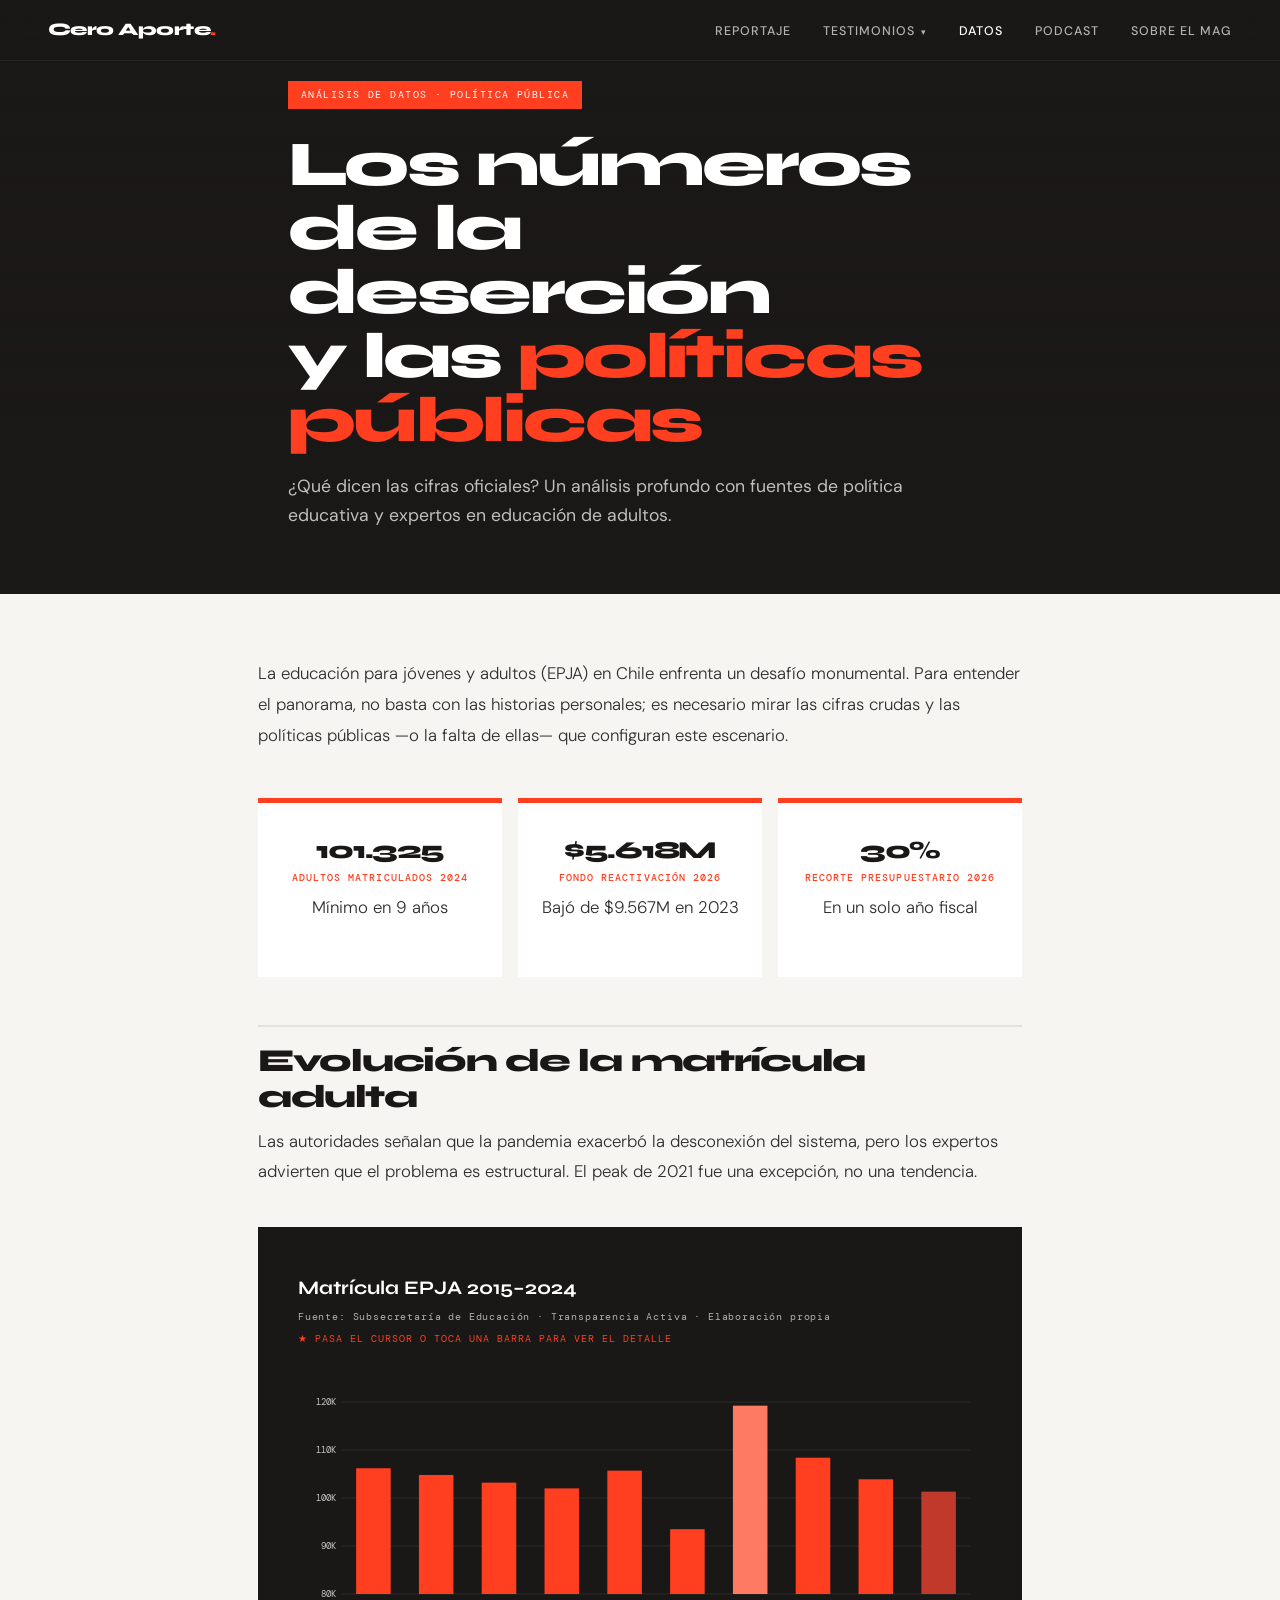
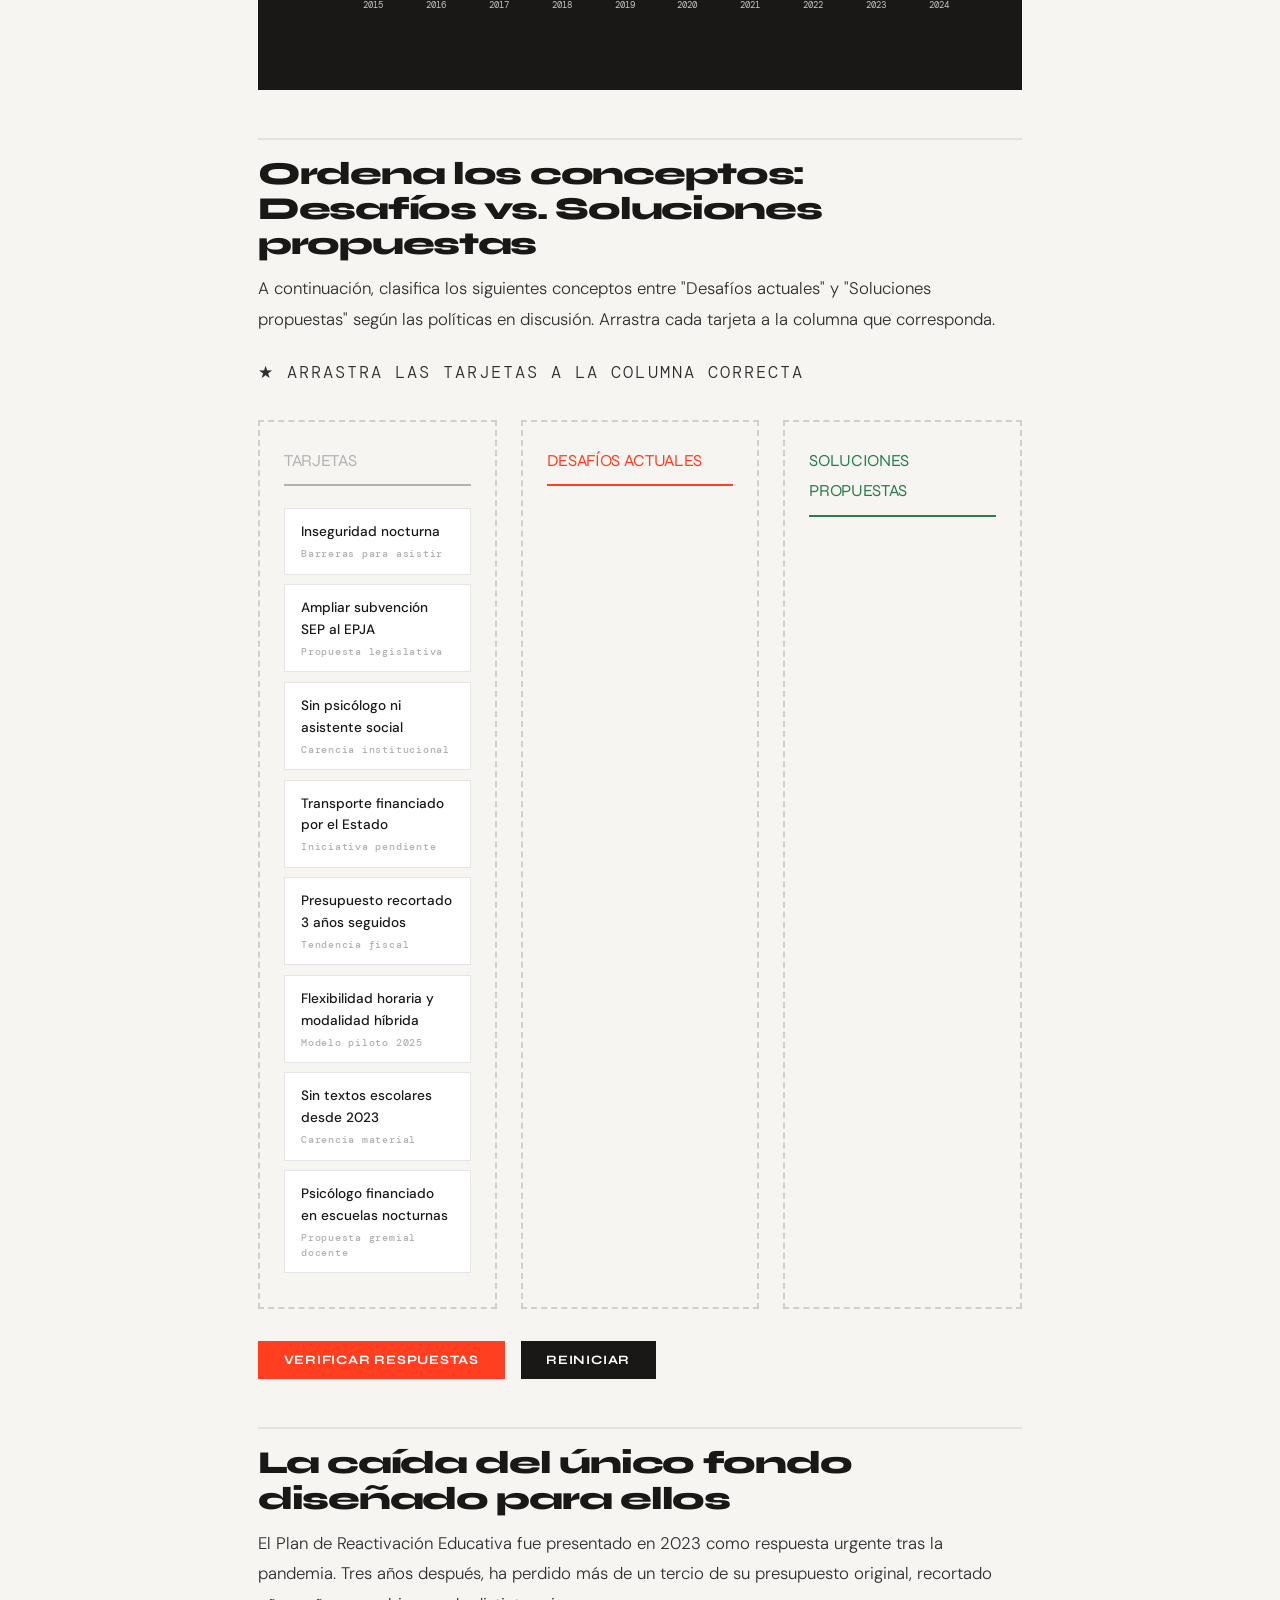
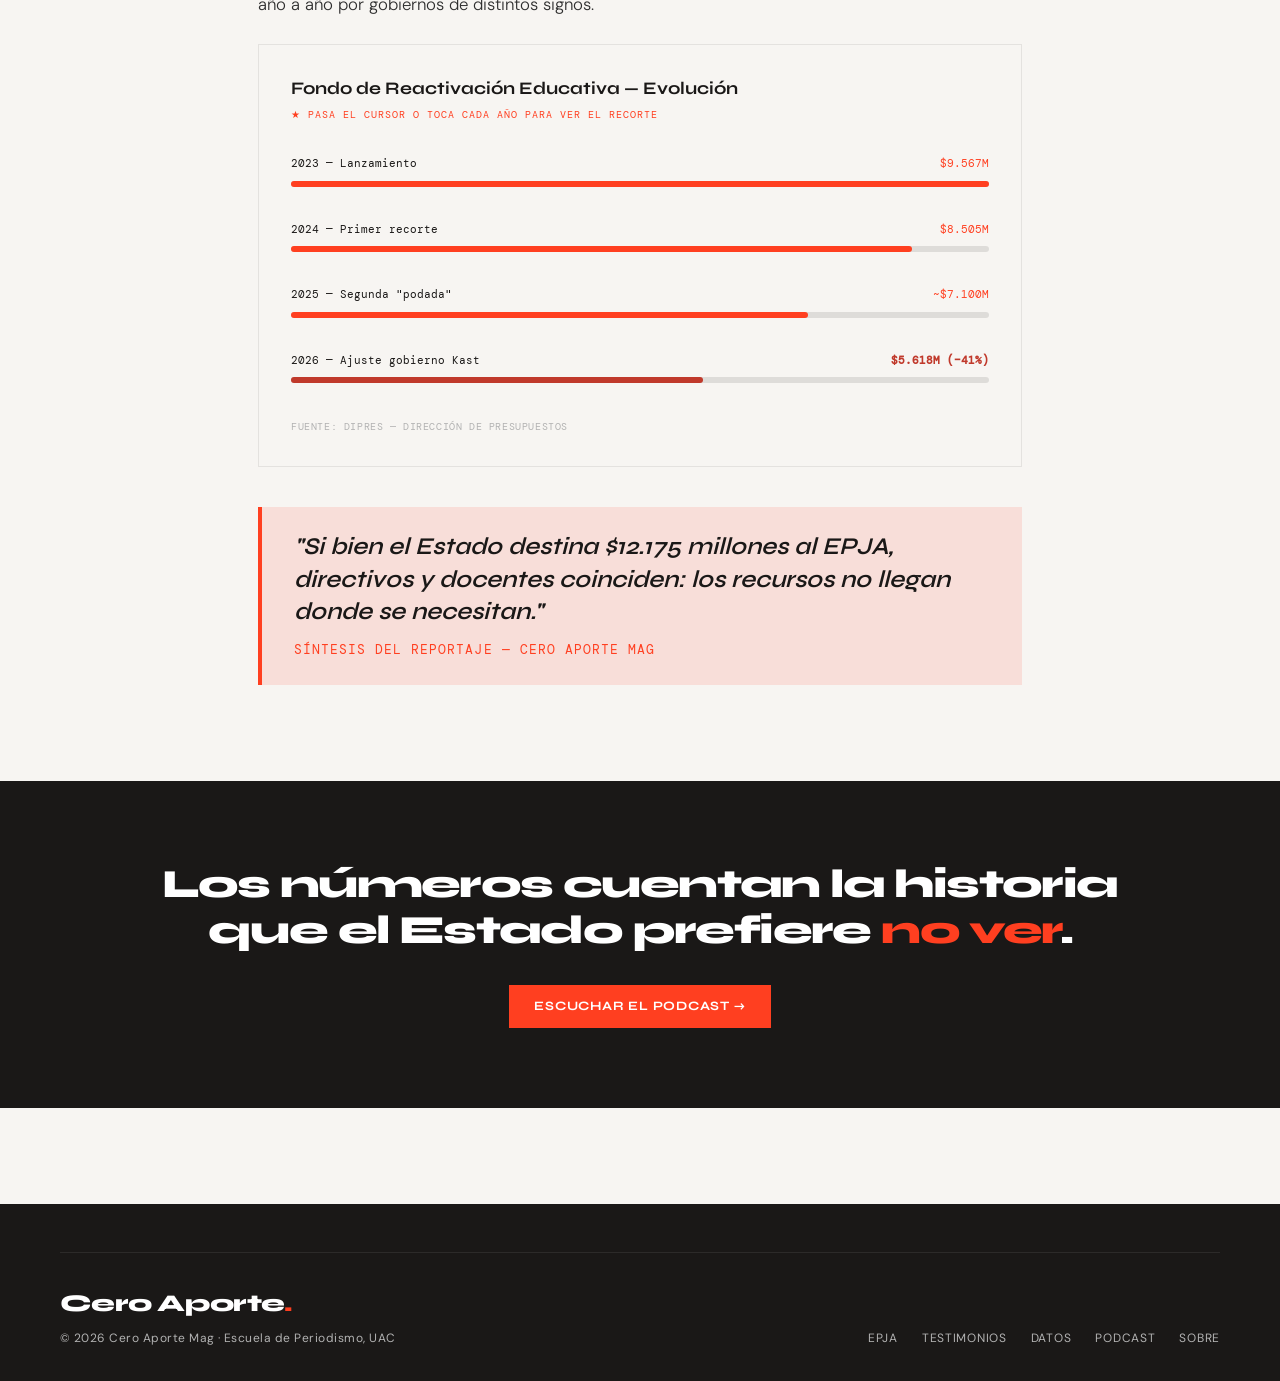
<file: datos.html>
<!DOCTYPE html>
<html lang="es">
<head>
  <meta charset="UTF-8" />
  <meta name="viewport" content="width=device-width, initial-scale=1.0" />
  <title>Datos — Cero Aporte Mag</title>
  <link rel="stylesheet" href="style.css" />
  <style>
    /* ---- HERO ---- */
    .rep-hero {
      min-height: 60vh;
      background: var(--black);
      display: flex;
      align-items: flex-end;
      padding-bottom: 4rem;
      padding-top: 5rem;
      position: relative;
      overflow: hidden;
    }
    .rep-hero-bg {
      position: absolute; inset: 0;
      background:
        linear-gradient(to bottom, rgba(26,24,23,0.55) 0%, rgba(26,24,23,0.97) 70%),
              url('https://i.imgur.com/zTtCDDi.jpeg') center/cover no-repeat;
    }
    .rep-hero-inner { position: relative; z-index: 2; max-width: 800px; }
    .rep-hero-category {
      display: inline-flex;
      background: var(--red);
      color: var(--white);
      font-family: var(--font-mono);
      font-size: 0.65rem;
      letter-spacing: 0.14em;
      text-transform: uppercase;
      padding: 0.35rem 0.8rem;
      margin-bottom: 1.5rem;
    }
    .rep-hero-title {
      font-family: var(--font-display);
      font-size: clamp(2rem, 5.5vw, 4rem);
      font-weight: 800;
      letter-spacing: -0.04em;
      line-height: 1.0;
      color: var(--white);
      margin-bottom: 1.2rem;
    }
    .rep-hero-title em { color: var(--red); font-style: normal; }
    .rep-hero-deck {
      font-size: clamp(0.95rem, 1.5vw, 1.1rem);
      color: rgba(255,255,255,0.72);
      line-height: 1.65;
      max-width: 58ch;
    }

    /* ---- LAYOUT ---- */
    .article-wrap {
      max-width: 860px;
      margin: 0 auto;
      padding: 4rem clamp(1.5rem, 5vw, 3rem) 0;
    }
    .article-wrap p {
      font-size: 1.05rem;
      line-height: 1.82;
      color: #2e2e2e;
      margin-bottom: 1.4rem;
      font-weight: 300;
    }
    .article-wrap h2 {
      font-family: var(--font-display);
      font-size: clamp(1.4rem, 3vw, 2rem);
      font-weight: 800;
      letter-spacing: -0.04em;
      line-height: 1.1;
      color: var(--black);
      margin: 3rem 0 0.75rem;
      padding-top: 1rem;
      border-top: 2px solid rgba(0,0,0,0.08);
    }
    .article-wrap h3 {
      font-family: var(--font-display);
      font-size: 1.1rem;
      font-weight: 700;
      color: var(--black);
      margin: 2rem 0 0.5rem;
    }

    /* ---- GRÁFICO INTERACTIVO ---- */
    .chart-section {
      background: var(--black);
      padding: 3rem 2.5rem;
      margin: 2.5rem 0;
    }
    .chart-title {
      font-family: var(--font-display);
      font-size: 1.2rem;
      font-weight: 700;
      color: var(--white);
      margin-bottom: 0.3rem;
    }
    .chart-subtitle {
      font-family: var(--font-mono);
      font-size: 0.65rem;
      letter-spacing: 0.08em;
      color: var(--greige);
      margin-bottom: 0.5rem;
    }
    /* Tooltip del gráfico */
    .chart-tooltip-hint {
      font-family: var(--font-mono);
      font-size: 0.62rem;
      letter-spacing: 0.1em;
      text-transform: uppercase;
      color: var(--red);
      margin-bottom: 2rem;
    }
    /* Canvas wrapper */
    .canvas-wrap {
      position: relative;
    }
    canvas#matriculaChart {
      width: 100% !important;
      cursor: crosshair;
    }
    .chart-tooltip {
      position: absolute;
      background: var(--white);
      color: var(--black);
      padding: 0.6rem 0.9rem;
      font-family: var(--font-mono);
      font-size: 0.7rem;
      letter-spacing: 0.06em;
      pointer-events: none;
      display: none;
      box-shadow: 0 4px 16px rgba(0,0,0,0.2);
      z-index: 10;
      white-space: nowrap;
    }

    /* ---- CARD SORTING ---- */
    .sorting-intro {
      font-family: var(--font-mono);
      font-size: 0.65rem;
      letter-spacing: 0.12em;
      text-transform: uppercase;
      color: var(--red);
      margin-bottom: 1.5rem;
    }
    .sorting-layout {
      display: grid;
      grid-template-columns: 1fr 1fr;
      gap: 1.5rem;
      margin: 2rem 0;
    }
    .sorting-col {
      border: 2px dashed rgba(0,0,0,0.15);
      padding: 1.5rem;
      min-height: 200px;
      transition: border-color 0.2s, background 0.2s;
    }
    .sorting-col.drag-over {
      border-color: var(--red);
      background: var(--red-dim);
    }
    .sorting-col-title {
      font-family: var(--font-display);
      font-size: 0.85rem;
      font-weight: 800;
      letter-spacing: -0.02em;
      text-transform: uppercase;
      margin-bottom: 1rem;
      padding-bottom: 0.5rem;
      border-bottom: 2px solid currentColor;
    }
    .col-desafios .sorting-col-title { color: var(--red); border-color: var(--red); }
    .col-soluciones .sorting-col-title { color: #2a7d4f; border-color: #2a7d4f; }
    .col-banco .sorting-col-title { color: var(--greige); border-color: var(--greige); }

    .sorting-card {
      background: var(--white);
      border: 1px solid rgba(0,0,0,0.1);
      padding: 0.75rem 1rem;
      margin-bottom: 0.6rem;
      font-size: 0.85rem;
      font-weight: 500;
      color: var(--black);
      cursor: grab;
      transition: box-shadow 0.2s, transform 0.2s;
      user-select: none;
    }
    .sorting-card:active { cursor: grabbing; }
    .sorting-card:hover {
      box-shadow: 0 4px 12px rgba(0,0,0,0.1);
      transform: translateY(-1px);
    }
    .sorting-card.dragging {
      opacity: 0.4;
      transform: scale(0.97);
    }
    .sorting-card-hint {
      font-family: var(--font-mono);
      font-size: 0.6rem;
      letter-spacing: 0.08em;
      color: var(--greige);
      display: block;
      margin-top: 0.2rem;
    }
    .sorting-result {
      margin-top: 1rem;
      padding: 1rem;
      font-family: var(--font-mono);
      font-size: 0.72rem;
      letter-spacing: 0.06em;
      display: none;
    }
    .sorting-result.correct { background: rgba(42,125,79,0.1); color: #2a7d4f; }
    .sorting-result.wrong   { background: var(--red-dim); color: var(--red); }
    .sorting-result.show    { display: block; }

    .sorting-actions {
      display: flex;
      gap: 1rem;
      margin-top: 1.5rem;
      flex-wrap: wrap;
    }

    /* ---- BANCO DE TARJETAS (TRES COLUMNAS) ---- */
    .sorting-three {
      grid-template-columns: 1fr 1fr 1fr;
    }

    /* ---- STAT CARDS DATOS ---- */
       /* ---- STAT CARDS DATOS ---- */
    .data-stats {
      display: grid;
      grid-template-columns: repeat(3, minmax(0, 1fr));
      gap: 1rem;
      margin: 3rem 0;
    }
    .data-stat {
      background: var(--white);
      padding: 2.5rem 1rem 2rem;
      text-align: center;
      position: relative;
      container-type: inline-size;
    }
    .data-stat::before {
      content: '';
      display: block;
      width: 100%;
      height: 5px;
      background: var(--red);
      position: absolute;
      top: 0; left: 0;
    }
    .data-stat-num {
      font-family: var(--font-display);
      font-size: clamp(1.3rem, 11.5cqi, 3rem);
      white-space: nowrap;
      font-weight: 800;
      letter-spacing: -0.05em;
      color: var(--black);
      line-height: 1;
      display: block;
    }
    .data-stat-label {
      font-family: var(--font-mono);
      font-size: 0.65rem;
      letter-spacing: 0.1em;
      text-transform: uppercase;
      color: var(--red);
      margin-top: 0.5rem;
      display: block;
      line-height: 1.5;
      font-weight: 500;
    }
    .data-stat-context {
      font-size: 0.75rem;
      color: #5a5a5a;
      margin-top: 0.4rem;
      line-height: 1.4;
    }

    /* ---- CIERRE ---- */
    .closing-strip {
      background: var(--black);
      padding: 5rem clamp(1.5rem, 5vw, 3rem);
      text-align: center;
      margin-top: 6rem;
    }
    .closing-strip p {
      font-family: var(--font-display);
      font-size: clamp(1.4rem, 3.5vw, 2.5rem);
      font-weight: 800;
      letter-spacing: -0.04em;
      line-height: 1.15;
      color: var(--white);
      max-width: 24ch;
      margin: 0 auto 2rem;
    }
    .closing-strip p em { color: var(--red); font-style: normal; }

    /* ---- STATS: hover ---- */
    .data-stat { transition: background 0.25s; }
    .data-stat:hover { background: var(--cream); }

    /* ---- GRÁFICO FONDO (interactivo) ---- */
    .fund-chart {
      background: var(--cream);
      border: 1px solid rgba(0,0,0,0.08);
      padding: 2rem;
      margin: 1.5rem 0;
    }
    .fund-title {
      font-family: var(--font-display);
      font-size: 1.1rem;
      font-weight: 700;
      margin-bottom: 0.4rem;
    }
    .fund-hint {
      font-family: var(--font-mono);
      font-size: 0.62rem;
      letter-spacing: 0.1em;
      text-transform: uppercase;
      color: var(--red);
      margin-bottom: 1.5rem;
    }
    .fund-row {
      padding: 0.6rem 0.75rem;
      margin: 0 -0.75rem 0.4rem;
      cursor: pointer;
      transition: background 0.2s, opacity 0.2s;
      outline: none;
    }
    .fund-row:focus-visible { box-shadow: 0 0 0 2px var(--red); }
    .fund-chart.has-active .fund-row:not(.active) { opacity: 0.45; }
    .fund-row.active { background: var(--white); }
    .fund-row-head {
      display: flex;
      justify-content: space-between;
      font-family: var(--font-mono);
      font-size: 0.7rem;
      margin-bottom: 0.4rem;
    }
    .fund-row-val { color: var(--red); }
    .fund-row.is-last .fund-row-val { color: #c0392b; font-weight: 700; }
    .fund-row.is-last .progress-fill { background: #c0392b; }
    .fund-row .progress-bar { position: relative; overflow: visible; }
    .fund-row .progress-ghost {
      position: absolute;
      top: 0; left: 0;
      height: 100%;
      border-right: 2px dashed rgba(0,0,0,0.35);
      width: 0;
      opacity: 0;
      transition: opacity 0.2s;
      pointer-events: none;
    }
    .fund-row.active .progress-ghost { opacity: 1; }
    .fund-row-detail {
      font-family: var(--font-mono);
      font-size: 0.68rem;
      line-height: 1.5;
      color: #5a5a5a;
      max-height: 0;
      overflow: hidden;
      transition: max-height 0.35s var(--ease-out), margin 0.35s var(--ease-out);
    }
    .fund-row.active .fund-row-detail { max-height: 4rem; margin-top: 0.5rem; }
    .fund-row-detail strong { color: #c0392b; font-weight: 500; }
    .fund-source {
      font-family: var(--font-mono);
      font-size: 0.62rem;
      color: var(--greige);
      margin-top: 1.2rem;
      letter-spacing: 0.06em;
      text-transform: uppercase;
    }

    /* Tooltip del canvas: centrado sobre la barra */
    .chart-tooltip { transform: translate(-50%, -100%); line-height: 1.5; }
    .chart-tooltip .up   { color: #2a7d4f; }
    .chart-tooltip .down { color: #c0392b; }
    canvas#matriculaChart { touch-action: pan-y; }

    /* Evita que ".article-wrap p" pise los textos del gráfico */
    .article-wrap .chart-section p { margin-bottom: 0.5rem; line-height: 1.4; }
    .article-wrap .chart-title    { font-size: 1.2rem; font-weight: 700; color: var(--white); margin-bottom: 0.3rem; }
    .article-wrap .chart-subtitle { font-size: 0.65rem; font-weight: 400; color: var(--greige); }
    .article-wrap .chart-tooltip-hint { font-size: 0.62rem; font-weight: 400; color: var(--red); margin-bottom: 2rem; }
    .article-wrap .fund-chart p { line-height: 1.4; }
    .article-wrap .fund-title { font-size: 1.1rem; font-weight: 700; color: var(--black); margin-bottom: 0.4rem; }
    .article-wrap .fund-hint  { font-size: 0.62rem; font-weight: 400; color: var(--red); margin-bottom: 1.5rem; }
    .article-wrap .fund-source { font-size: 0.62rem; font-weight: 400; color: var(--greige); margin: 1.2rem 0 0; }

    @media (prefers-reduced-motion: reduce) {
      .fund-row-detail, .progress-fill { transition: none; }
    }

    @media (max-width: 720px) {
      .sorting-layout { grid-template-columns: 1fr; }
      .sorting-three  { grid-template-columns: 1fr; }
      .data-stats { grid-template-columns: 1fr; }
      .chart-section { padding: 2rem 1rem; }
      .fund-chart { padding: 1.5rem 1.25rem; }
    }
  </style>
</head>
<body>

<!-- NAV -->
<nav class="nav">
  <a href="index.html" class="nav-logo">Cero Aporte<span>.</span></a>
  <ul class="nav-links">
    <li><a href="reportaje-epja.html">Reportaje</a></li>
    <li class="nav-dropdown">
      <a href="testimonios.html">Testimonios</a>
      <ul class="nav-submenu">
        <li><a href="testimonios.html#alberto-hurtado">Escuela Alberto Hurtado</a></li>
        <li><a href="testimonios.html#nuevo-bilbao">Instituto Nuevo Bilbao</a></li>
        <li><a href="testimonios.html#san-juan">Colegio San Juan de Las Condes</a></li>
      </ul>
    </li>
    <li><a href="datos.html" aria-current="page">Datos</a></li>
    <li><a href="podcast.html">Podcast</a></li>
    <li><a href="index.html#sobre">Sobre el Mag</a></li>
  </ul>
</nav>

<!-- HERO -->
<section class="rep-hero">
  <div class="rep-hero-bg"></div>
  <div class="rep-hero-inner container">
    <span class="rep-hero-category">Análisis de datos · Política pública</span>
    <h1 class="rep-hero-title">Los números de la deserción<br>y las <em>políticas públicas</em></h1>
    <p class="rep-hero-deck">¿Qué dicen las cifras oficiales? Un análisis profundo con fuentes de política educativa y expertos en educación de adultos.</p>
  </div>
</section>

<!-- CUERPO -->
<main class="article-wrap">

  <p class="reveal">La educación para jóvenes y adultos (EPJA) en Chile enfrenta un desafío monumental. Para entender el panorama, no basta con las historias personales; es necesario mirar las cifras crudas y las políticas públicas —o la falta de ellas— que configuran este escenario.</p>

  <!-- STATS -->
  <div class="data-stats reveal">
    <div class="data-stat">
      <span class="data-stat-num" data-count="101325" data-suffix="">0</span>
      <span class="data-stat-label">Adultos matriculados 2024</span>
      <p class="data-stat-context">Mínimo en 9 años</p>
    </div>
    <div class="data-stat">
      <span class="data-stat-num" data-count="5618" data-prefix="$" data-suffix="M">0</span>
      <span class="data-stat-label">Fondo reactivación 2026</span>
      <p class="data-stat-context">Bajó de $9.567M en 2023</p>
    </div>
    <div class="data-stat">
      <span class="data-stat-num" data-count="30" data-suffix="%">0</span>
      <span class="data-stat-label">Recorte presupuestario 2026</span>
      <p class="data-stat-context">En un solo año fiscal</p>
    </div>
  </div>

  <!-- GRÁFICO INTERACTIVO -->
  <h2 class="reveal">Evolución de la matrícula adulta</h2>
  <p class="reveal">Las autoridades señalan que la pandemia exacerbó la desconexión del sistema, pero los expertos advierten que el problema es estructural. El peak de 2021 fue una excepción, no una tendencia.</p>

  <div class="chart-section reveal">
    <p class="chart-title">Matrícula EPJA 2015–2024</p>
    <p class="chart-subtitle">Fuente: Subsecretaría de Educación · Transparencia Activa · Elaboración propia</p>
    <p class="chart-tooltip-hint">★ Pasa el cursor o toca una barra para ver el detalle</p>
    <div class="canvas-wrap">
      <canvas id="matriculaChart" height="280"></canvas>
      <div class="chart-tooltip" id="chartTooltip"></div>
    </div>
  </div>

  <!-- CARD SORTING -->
  <h2 class="reveal">Ordena los conceptos: Desafíos vs. Soluciones propuestas</h2>
  <p class="reveal">A continuación, clasifica los siguientes conceptos entre "Desafíos actuales" y "Soluciones propuestas" según las políticas en discusión. Arrastra cada tarjeta a la columna que corresponda.</p>

  <div class="reveal">
    <p class="sorting-intro">★ Arrastra las tarjetas a la columna correcta</p>

    <div class="sorting-layout sorting-three">
      <!-- BANCO -->
      <div class="sorting-col col-banco" id="banco" ondragover="allowDrop(event)" ondrop="drop(event, 'banco')">
        <p class="sorting-col-title">Tarjetas</p>
        <div class="sorting-card" draggable="true" ondragstart="drag(event)" id="c1" data-answer="desafio">
          Inseguridad nocturna
          <span class="sorting-card-hint">Barreras para asistir</span>
        </div>
        <div class="sorting-card" draggable="true" ondragstart="drag(event)" id="c2" data-answer="solucion">
          Ampliar subvención SEP al EPJA
          <span class="sorting-card-hint">Propuesta legislativa</span>
        </div>
        <div class="sorting-card" draggable="true" ondragstart="drag(event)" id="c3" data-answer="desafio">
          Sin psicólogo ni asistente social
          <span class="sorting-card-hint">Carencia institucional</span>
        </div>
        <div class="sorting-card" draggable="true" ondragstart="drag(event)" id="c4" data-answer="solucion">
          Transporte financiado por el Estado
          <span class="sorting-card-hint">Iniciativa pendiente</span>
        </div>
        <div class="sorting-card" draggable="true" ondragstart="drag(event)" id="c5" data-answer="desafio">
          Presupuesto recortado 3 años seguidos
          <span class="sorting-card-hint">Tendencia fiscal</span>
        </div>
        <div class="sorting-card" draggable="true" ondragstart="drag(event)" id="c6" data-answer="solucion">
          Flexibilidad horaria y modalidad híbrida
          <span class="sorting-card-hint">Modelo piloto 2025</span>
        </div>
        <div class="sorting-card" draggable="true" ondragstart="drag(event)" id="c7" data-answer="desafio">
          Sin textos escolares desde 2023
          <span class="sorting-card-hint">Carencia material</span>
        </div>
        <div class="sorting-card" draggable="true" ondragstart="drag(event)" id="c8" data-answer="solucion">
          Psicólogo financiado en escuelas nocturnas
          <span class="sorting-card-hint">Propuesta gremial docente</span>
        </div>
      </div>

      <!-- DESAFÍOS -->
      <div class="sorting-col col-desafios" id="desafio" ondragover="allowDrop(event)" ondrop="drop(event, 'desafio')">
        <p class="sorting-col-title">Desafíos actuales</p>
      </div>

      <!-- SOLUCIONES -->
      <div class="sorting-col col-soluciones" id="solucion" ondragover="allowDrop(event)" ondrop="drop(event, 'solucion')">
        <p class="sorting-col-title">Soluciones propuestas</p>
      </div>
    </div>

    <div class="sorting-actions">
      <button class="btn btn-red" onclick="verificarSorting()">Verificar respuestas</button>
      <button class="btn btn-dark" onclick="resetSorting()">Reiniciar</button>
    </div>
    <div class="sorting-result" id="sortingResult"></div>
  </div>

  <!-- PRESUPUESTO -->
  <h2 class="reveal">La caída del único fondo diseñado para ellos</h2>
  <p class="reveal">El Plan de Reactivación Educativa fue presentado en 2023 como respuesta urgente tras la pandemia. Tres años después, ha perdido más de un tercio de su presupuesto original, recortado año a año por gobiernos de distintos signos.</p>

  <div class="reveal">
    <div class="fund-chart" id="fundChart">
      <p class="fund-title">Fondo de Reactivación Educativa — Evolución</p>
      <p class="fund-hint">★ Pasa el cursor o toca cada año para ver el recorte</p>

      <div class="fund-row" data-val="9567">
        <div class="fund-row-head"><span>2023 — Lanzamiento</span><span class="fund-row-val">$9.567M</span></div>
        <div class="progress-bar"><div class="progress-fill" data-width="100"></div></div>
        <div class="fund-row-detail"></div>
      </div>
      <div class="fund-row" data-val="8505">
        <div class="fund-row-head"><span>2024 — Primer recorte</span><span class="fund-row-val">$8.505M</span></div>
        <div class="progress-bar"><div class="progress-fill" data-width="89"></div></div>
        <div class="fund-row-detail"></div>
      </div>
      <div class="fund-row" data-val="7100" data-approx="true">
        <div class="fund-row-head"><span>2025 — Segunda "podada"</span><span class="fund-row-val">~$7.100M</span></div>
        <div class="progress-bar"><div class="progress-fill" data-width="74"></div></div>
        <div class="fund-row-detail"></div>
      </div>
      <div class="fund-row is-last" data-val="5618">
        <div class="fund-row-head"><span>2026 — Ajuste gobierno Kast</span><span class="fund-row-val">$5.618M (−41%)</span></div>
        <div class="progress-bar"><div class="progress-fill" data-width="59"></div></div>
        <div class="fund-row-detail"></div>
      </div>

      <p class="fund-source">Fuente: DIPRES — Dirección de Presupuestos</p>
    </div>
  </div>

  <div class="pull-quote reveal">
    <blockquote>"Si bien el Estado destina $12.175 millones al EPJA, directivos y docentes coinciden: los recursos no llegan donde se necesitan."</blockquote>
    <cite>Síntesis del reportaje — Cero Aporte Mag</cite>
  </div>

</main>

<!-- CIERRE -->
<div class="closing-strip">
  <p>Los números cuentan la historia que el Estado prefiere <em>no ver</em>.</p>
  <a href="podcast.html" class="btn btn-red">Escuchar el podcast →</a>
</div>

<!-- FOOTER -->
<footer class="site-footer">
  <div class="footer-inner">
    <div>
      <div class="footer-brand">Cero Aporte<span>.</span></div>
      <p class="footer-copy">© 2026 Cero Aporte Mag · Escuela de Periodismo, UAC</p>
    </div>
    <nav class="footer-nav">
      <a href="reportaje-epja.html">EPJA</a>
      <a href="testimonios.html">Testimonios</a>
      <a href="datos.html">Datos</a>
      <a href="podcast.html">Podcast</a>
      <a href="index.html#sobre">Sobre</a>
    </nav>
  </div>
</footer>

<script src="main.js"></script>
<script>
/* ---- UTILIDADES ---- */
const reduceMotion = window.matchMedia('(prefers-reduced-motion: reduce)').matches;
const fmt = n => Math.round(n).toLocaleString('es-CL');
const pct = n => (n > 0 ? '+' : n < 0 ? '−' : '') + Math.abs(n).toFixed(1).replace('.', ',') + '%';

/* ---- CONTADORES DE LAS TARJETAS ---- */
(function initDataCounters() {
  const nums = document.querySelectorAll('.data-stat-num[data-count]');
  const obs = new IntersectionObserver(entries => {
    entries.forEach(e => {
      if (!e.isIntersecting) return;
      obs.unobserve(e.target);
      const el = e.target;
      const target = +el.dataset.count;
      const pre = el.dataset.prefix || '';
      const suf = el.dataset.suffix || '';
      if (reduceMotion) { el.textContent = pre + fmt(target) + suf; return; }
      const dur = 1400; let t0 = null;
      (function step(ts) {
        if (!t0) t0 = ts;
        const p = Math.min((ts - t0) / dur, 1);
        el.textContent = pre + fmt((1 - Math.pow(1 - p, 3)) * target) + suf;
        if (p < 1) requestAnimationFrame(step);
      })(performance.now());
    });
  }, { threshold: 0.3 });
  nums.forEach(n => obs.observe(n));
})();

/* ---- GRÁFICO FONDO DE REACTIVACIÓN ---- */
(function initFundChart() {
  const chart = document.getElementById('fundChart');
  if (!chart) return;
  const rows = [...chart.querySelectorAll('.fund-row')];
  const base = +rows[0].dataset.val;

  rows.forEach((row, i) => {
    const val = +row.dataset.val;
    const detail = row.querySelector('.fund-row-detail');
    const approx = (row.dataset.approx || (rows[i - 1] && rows[i - 1].dataset.approx)) ? ' (cálculo sobre cifra aproximada)' : '';
    if (i === 0) {
      detail.innerHTML = 'Monto inicial del fondo. Es la base (100%) para comparar los años siguientes.';
    } else {
      const prev = +rows[i - 1].dataset.val;
      const dPrev = val - prev, dBase = val - base;
      detail.innerHTML =
        `<strong>−$${fmt(Math.abs(dPrev))}M (${pct(dPrev / prev * 100)})</strong> respecto al año anterior${approx}.<br>` +
        `Acumulado desde 2023: −$${fmt(Math.abs(dBase))}M (${pct(dBase / base * 100)}).`;
      // línea punteada que marca dónde estaba el año anterior
      const ghost = document.createElement('div');
      ghost.className = 'progress-ghost';
      ghost.style.width = (prev / base * 100) + '%';
      row.querySelector('.progress-bar').appendChild(ghost);
    }

    row.tabIndex = 0;
    row.setAttribute('role', 'button');
    row.setAttribute('aria-expanded', 'false');

    const activate = on => {
      rows.forEach(r => { r.classList.remove('active'); r.setAttribute('aria-expanded', 'false'); });
      if (on) { row.classList.add('active'); row.setAttribute('aria-expanded', 'true'); }
      chart.classList.toggle('has-active', on);
    };
    row.addEventListener('mouseenter', () => activate(true));
    row.addEventListener('click', () => activate(!row.classList.contains('active') || matchMedia('(hover: hover)').matches));
    row.addEventListener('keydown', e => {
      if (e.key === 'Enter' || e.key === ' ') { e.preventDefault(); activate(!row.classList.contains('active')); }
    });
  });
  chart.addEventListener('mouseleave', () => {
    rows.forEach(r => { r.classList.remove('active'); r.setAttribute('aria-expanded', 'false'); });
    chart.classList.remove('has-active');
  });
})();

/* ---- GRÁFICO CANVAS: MATRÍCULA ---- */
const datos = [
  { year: '2015', val: 106200 },
  { year: '2016', val: 104800 },
  { year: '2017', val: 103200 },
  { year: '2018', val: 102000 },
  { year: '2019', val: 105700 },
  { year: '2020', val: 93500  },
  { year: '2021', val: 119235 },
  { year: '2022', val: 108400 },
  { year: '2023', val: 103900 },
  { year: '2024', val: 101325 },
];

const canvas  = document.getElementById('matriculaChart');
const tooltip = document.getElementById('chartTooltip');
let barRects = [];
let hoverIdx = -1;
let growth = reduceMotion ? 1 : 0;   // 0 → 1 durante la animación de entrada

function drawChart() {
  if (!canvas) return;
  const dpr = window.devicePixelRatio || 1;
  const W = canvas.parentElement.clientWidth;
  const H = 280;
  canvas.style.height = H + 'px';
  canvas.width  = W * dpr;
  canvas.height = H * dpr;
  const ctx = canvas.getContext('2d');
  ctx.setTransform(dpr, 0, 0, dpr, 0, 0);

  const pad = { top: 24, right: 12, bottom: 40, left: 44 };
  const chartW = W - pad.left - pad.right;
  const chartH = H - pad.top - pad.bottom;
  const minVal = 80000, maxVal = 125000, range = maxVal - minVal;
  const slot = chartW / datos.length;
  const barW = slot * 0.55;
  const yOf  = v => pad.top + chartH - ((v - minVal) / range) * chartH;
  const ease = 1 - Math.pow(1 - growth, 3);

  ctx.clearRect(0, 0, W, H);

  // Líneas guía
  ctx.lineWidth = 1;
  [80000, 90000, 100000, 110000, 120000].forEach(v => {
    const y = yOf(v);
    ctx.strokeStyle = 'rgba(255,255,255,0.08)';
    ctx.beginPath(); ctx.moveTo(pad.left, y); ctx.lineTo(pad.left + chartW, y); ctx.stroke();
    ctx.fillStyle = 'rgba(255,255,255,0.75)';
    ctx.font = '9px "DM Mono", monospace';
    ctx.textAlign = 'right';
    ctx.fillText((v / 1000).toFixed(0) + 'K', pad.left - 6, y + 3);
  });

  // Columna resaltada
  if (hoverIdx > -1) {
    ctx.fillStyle = 'rgba(255,255,255,0.05)';
    ctx.fillRect(pad.left + hoverIdx * slot, pad.top, slot, chartH);
  }

  barRects = [];
  datos.forEach((d, i) => {
    const x = pad.left + i * slot + (slot - barW) / 2;
    const fullH = ((d.val - minVal) / range) * chartH;
    const h = fullH * ease;
    const y = pad.top + chartH - h;
    const isPeak = d.year === '2021';
    const isLow  = d.year === '2024';
    const dim = hoverIdx > -1 && hoverIdx !== i;

    ctx.globalAlpha = dim ? 0.35 : 1;
    ctx.fillStyle = isPeak ? '#ff7a62' : isLow ? '#c0392b' : '#FF3F20';
    ctx.fillRect(x, y, barW, h);
    ctx.globalAlpha = 1;

    ctx.fillStyle = hoverIdx === i ? '#fff' : 'rgba(255,255,255,0.75)';
    ctx.font = '9px "DM Mono", monospace';
    ctx.textAlign = 'center';
    ctx.fillText(slot < 36 ? "'" + d.year.slice(2) : d.year, x + barW / 2, H - pad.bottom + 14);

    if ((isPeak || isLow) && growth >= 1) {
      ctx.fillStyle = isPeak ? '#ff7a62' : '#c0392b';
      ctx.font = 'bold 8px "DM Mono", monospace';
      ctx.fillText(isPeak ? '▲ PEAK' : '▼ MÍN', x + barW / 2, y - 6);
    }

    barRects.push({ slotX: pad.left + i * slot, slotW: slot, x, y: pad.top + chartH - fullH, w: barW, i });
  });

  // Línea de referencia a la altura de la barra activa
  if (hoverIdx > -1) {
    const y = yOf(datos[hoverIdx].val);
    ctx.save();
    ctx.setLineDash([4, 4]);
    ctx.strokeStyle = 'rgba(255,255,255,0.45)';
    ctx.beginPath(); ctx.moveTo(pad.left, y); ctx.lineTo(pad.left + chartW, y); ctx.stroke();
    ctx.restore();
  }
}

function showTooltip(idx) {
  const b = barRects[idx];
  const d = datos[idx];
  let html = `<strong>${d.year}</strong><br>${fmt(d.val)} estudiantes`;
  if (idx > 0) {
    const prev = datos[idx - 1].val;
    const diff = d.val - prev;
    const cls = diff >= 0 ? 'up' : 'down';
    html += `<br><span class="${cls}">${diff >= 0 ? '▲' : '▼'} ${diff >= 0 ? '+' : '−'}${fmt(Math.abs(diff))} (${pct(diff / prev * 100)}) vs ${datos[idx - 1].year}</span>`;
  }
  tooltip.innerHTML = html;
  tooltip.style.display = 'block';
  // centrado sobre la barra, sin salirse del gráfico
  const W = canvas.clientWidth;
  const half = tooltip.offsetWidth / 2;
  const cx = Math.min(Math.max(b.x + b.w / 2, half), W - half);
  tooltip.style.left = cx + 'px';
  tooltip.style.top  = Math.max(b.y - 8, tooltip.offsetHeight) + 'px';
}

function hideTooltip() {
  tooltip.style.display = 'none';
  if (hoverIdx !== -1) { hoverIdx = -1; drawChart(); }
}

function handlePointer(e) {
  if (growth < 1) return;
  const rect = canvas.getBoundingClientRect();
  const mx = e.clientX - rect.left;
  const hit = barRects.find(b => mx >= b.slotX && mx < b.slotX + b.slotW);
  if (!hit) return hideTooltip();
  if (hit.i !== hoverIdx) { hoverIdx = hit.i; drawChart(); }
  showTooltip(hit.i);
}

if (canvas) {
  canvas.addEventListener('pointermove', e => { if (e.pointerType === 'mouse') handlePointer(e); });
  canvas.addEventListener('pointerdown', handlePointer);
  canvas.addEventListener('pointerleave', e => { if (e.pointerType === 'mouse') hideTooltip(); });
  document.addEventListener('pointerdown', e => { if (e.target !== canvas) hideTooltip(); });

  // Navegación con teclado: flechas para recorrer los años
  canvas.tabIndex = 0;
  canvas.setAttribute('role', 'img');
  canvas.setAttribute('aria-label', 'Gráfico de barras de la matrícula EPJA entre 2015 y 2024. Usa las flechas para recorrer los años.');
  canvas.addEventListener('keydown', e => {
    if (e.key !== 'ArrowRight' && e.key !== 'ArrowLeft') return;
    e.preventDefault();
    hoverIdx = hoverIdx === -1 ? 0 : Math.min(Math.max(hoverIdx + (e.key === 'ArrowRight' ? 1 : -1), 0), datos.length - 1);
    drawChart(); showTooltip(hoverIdx);
  });
  canvas.addEventListener('blur', hideTooltip);

  // Las barras crecen cuando el gráfico entra en pantalla
  const growObs = new IntersectionObserver(entries => {
    if (!entries[0].isIntersecting) return;
    growObs.disconnect();
    if (reduceMotion) return drawChart();
    let t0 = null;
    (function step(ts) {
      if (!t0) t0 = ts;
      growth = Math.min((ts - t0) / 1100, 1);
      drawChart();
      if (growth < 1) requestAnimationFrame(step);
    })(performance.now());
  }, { threshold: 0.35 });
  growObs.observe(canvas);
}

window.addEventListener('load', drawChart);
window.addEventListener('resize', () => { tooltip.style.display = 'none'; drawChart(); });
if (document.fonts) document.fonts.ready.then(drawChart);

/* ---- DRAG & DROP CARD SORTING ---- */
let draggedId = null;

function drag(e) {
  draggedId = e.target.id;
  e.target.classList.add('dragging');
  setTimeout(() => e.target.classList.remove('dragging'), 0);
}
function allowDrop(e) { e.preventDefault(); }
function drop(e, colId) {
  e.preventDefault();
  const card = document.getElementById(draggedId);
  const col  = document.getElementById(colId);
  if (card && col) {
    col.appendChild(card);
    document.getElementById('sortingResult').classList.remove('show');
  }
  document.querySelectorAll('.sorting-col').forEach(c => c.classList.remove('drag-over'));
}

document.querySelectorAll('.sorting-col').forEach(col => {
  col.addEventListener('dragover', (e) => {
    e.preventDefault();
    col.classList.add('drag-over');
  });
  col.addEventListener('dragleave', () => col.classList.remove('drag-over'));
  col.addEventListener('drop', () => col.classList.remove('drag-over'));
});

function verificarSorting() {
  const result = document.getElementById('sortingResult');
  const desafioCol = document.getElementById('desafio');
  const solucionCol = document.getElementById('solucion');
  let correctas = 0, total = 0;

  [...desafioCol.querySelectorAll('.sorting-card')].forEach(c => {
    total++;
    if (c.dataset.answer === 'desafio') correctas++;
  });
  [...solucionCol.querySelectorAll('.sorting-card')].forEach(c => {
    total++;
    if (c.dataset.answer === 'solucion') correctas++;
  });

  if (total === 0) {
    result.className = 'sorting-result wrong show';
    result.textContent = 'Mueve al menos una tarjeta antes de verificar.';
    return;
  }

  if (correctas === 8 && total === 8) {
    result.className = 'sorting-result correct show';
    result.textContent = '✓ ¡Perfecto! Clasificaste correctamente los 8 conceptos.';
  } else {
    result.className = 'sorting-result wrong show';
    result.textContent = `${correctas} de 8 correctas. Revisa las que quedaron en el banco o están en la columna incorrecta.`;
  }
}

function resetSorting() {
  const banco = document.getElementById('banco');
  document.querySelectorAll('.sorting-card').forEach(c => banco.appendChild(c));
  document.getElementById('sortingResult').classList.remove('show');
}
</script>
</body>
</html>
</file>
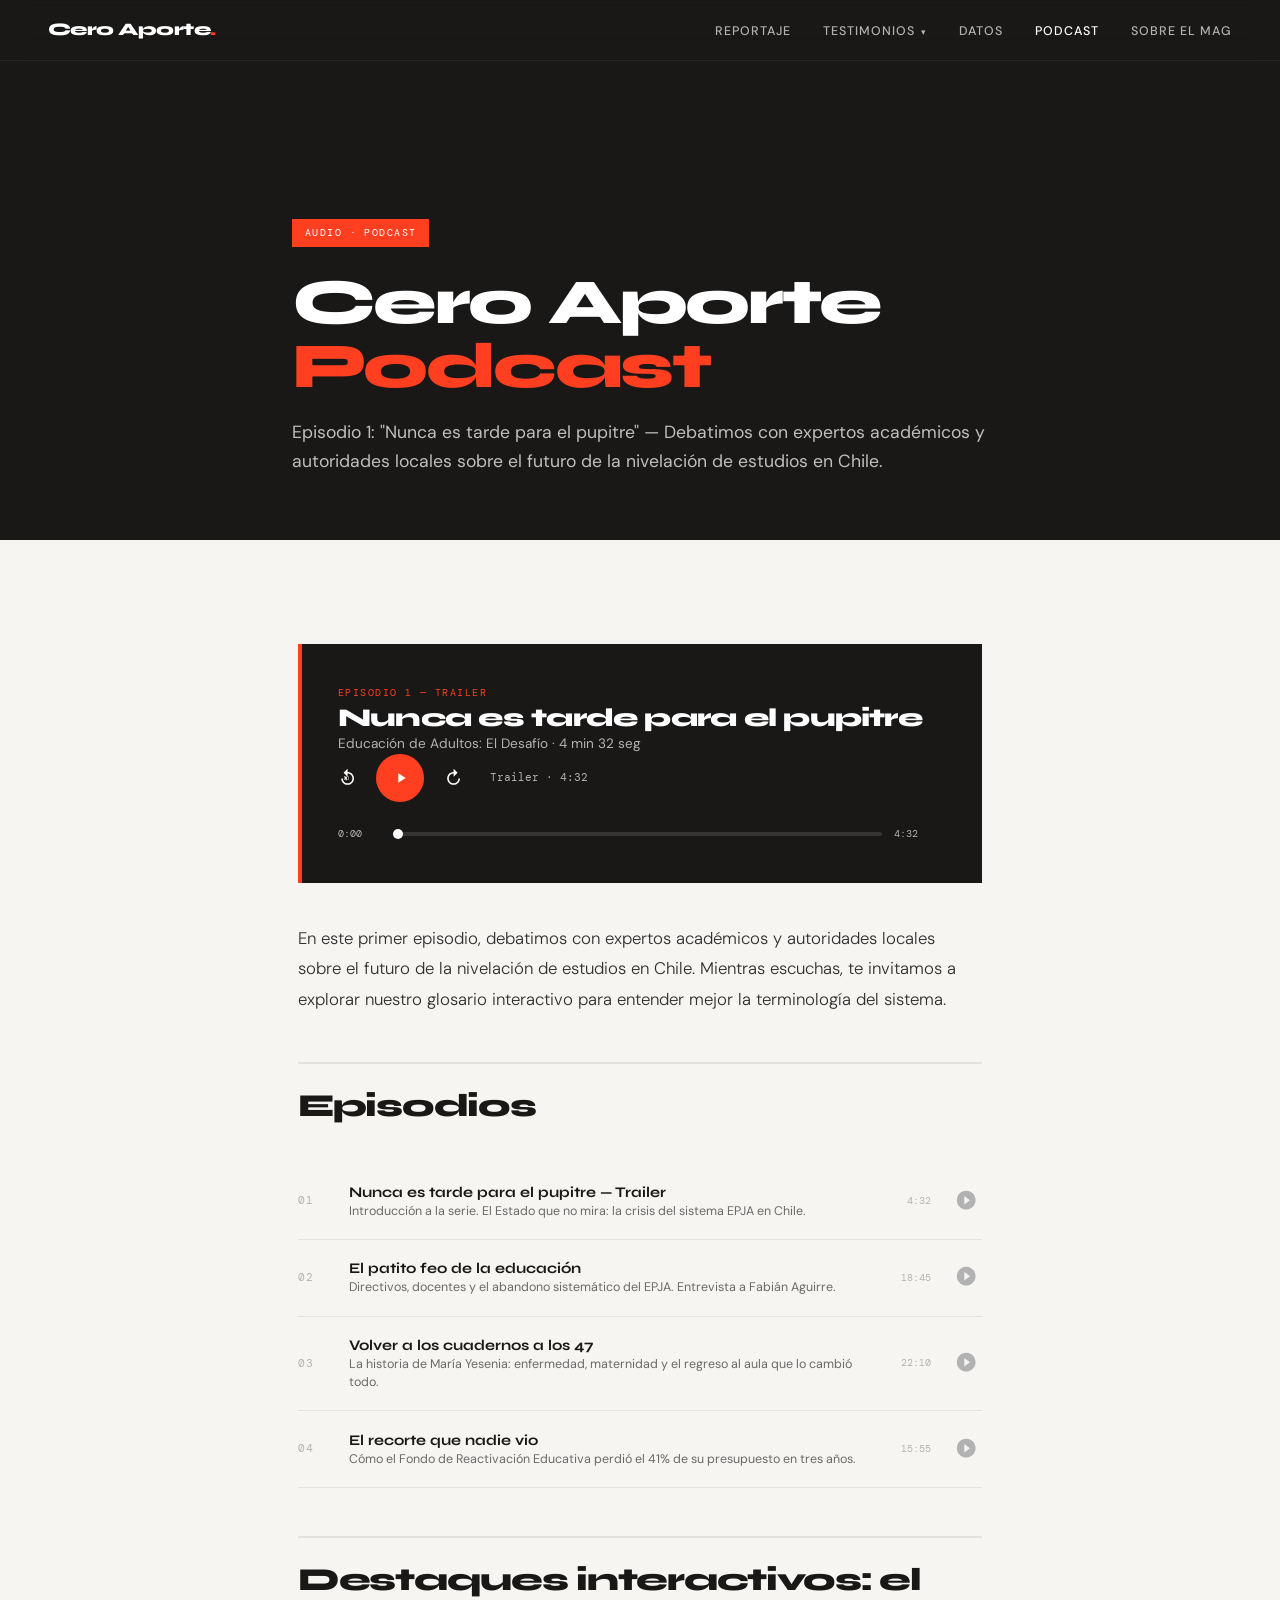
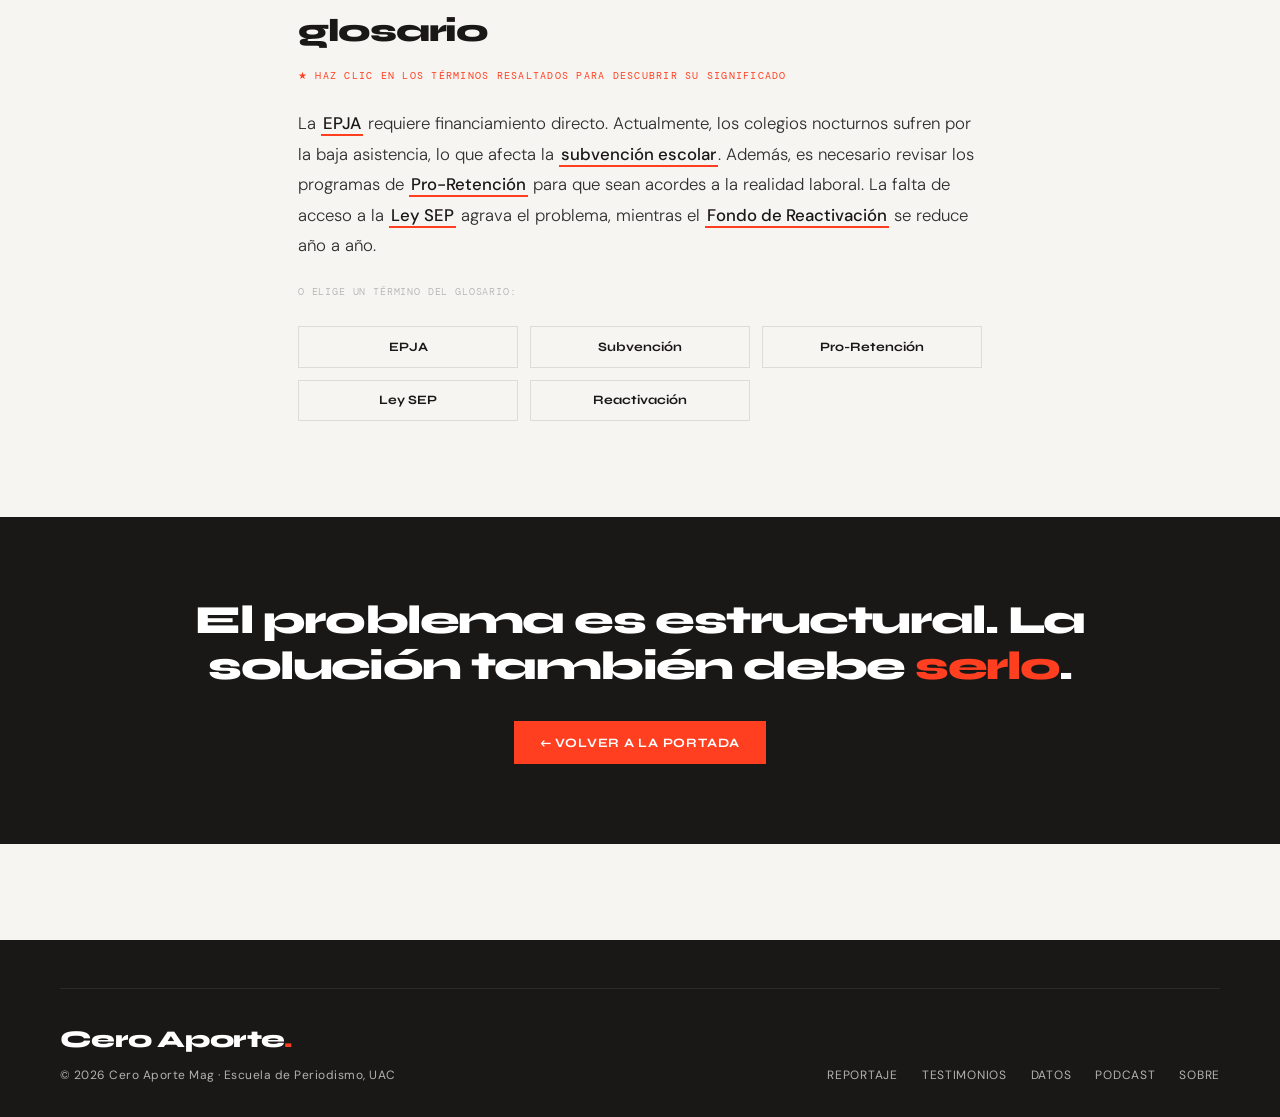
<file: podcast.html>
<!DOCTYPE html>
<html lang="es">
<head>
  <meta charset="UTF-8" />
  <meta name="viewport" content="width=device-width, initial-scale=1.0" />
  <title>Podcast — Cero Aporte Mag</title>
  <link rel="stylesheet" href="style.css" />
  <style>
    /* ---- HERO ---- */
    .rep-hero {
      min-height: 60vh;
      background: var(--black);
      display: flex;
      align-items: flex-end;
      padding-bottom: 4rem;
      padding-top: 5rem;
      position: relative;
      overflow: hidden;
    }
    .rep-hero-bg {
      position: absolute; inset: 0;
      background:
        linear-gradient(to bottom, rgba(26,24,23,0.5) 0%, rgba(26,24,23,0.97) 65%),
        url('https://i.imgur.com/2T3omiF.jpeg') center/cover no-repeat;
    }
    .rep-hero-inner { position: relative; z-index: 2; max-width: 800px; }
    .rep-hero-category {
      display: inline-flex;
      background: var(--red);
      color: var(--white);
      font-family: var(--font-mono);
      font-size: 0.65rem;
      letter-spacing: 0.14em;
      text-transform: uppercase;
      padding: 0.35rem 0.8rem;
      margin-bottom: 1.5rem;
    }
    .rep-hero-title {
      font-family: var(--font-display);
      font-size: clamp(2rem, 5.5vw, 4rem);
      font-weight: 800;
      letter-spacing: -0.04em;
      line-height: 1.0;
      color: var(--white);
      margin-bottom: 1.2rem;
    }
    .rep-hero-title em { color: var(--red); font-style: normal; }
    .rep-hero-deck {
      font-size: clamp(0.95rem, 1.5vw, 1.1rem);
      color: rgba(255,255,255,0.72);
      line-height: 1.65;
      max-width: 58ch;
    }

    /* ---- LAYOUT ---- */
    .article-wrap {
      max-width: 780px;
      margin: 0 auto;
      padding: 4rem clamp(1.5rem, 5vw, 3rem) 0;
    }
    .article-wrap p {
      font-size: 1.05rem;
      line-height: 1.82;
      color: #2e2e2e;
      margin-bottom: 1.4rem;
      font-weight: 300;
    }
    .article-wrap h2 {
      font-family: var(--font-display);
      font-size: clamp(1.4rem, 3vw, 2rem);
      font-weight: 800;
      letter-spacing: -0.04em;
      color: var(--black);
      margin: 3rem 0 0.75rem;
      padding-top: 1rem;
      border-top: 2px solid rgba(0,0,0,0.08);
    }

    /* ---- PLAYER ---- */
    .player-card {
      background: var(--black);
      padding: 2.5rem;
      margin: 2.5rem 0;
      position: relative;
      overflow: hidden;
    }
    .player-card::before {
      content: '';
      position: absolute;
      top: 0; left: 0;
      width: 4px; height: 100%;
      background: var(--red);
    }
    .player-ep {
      font-family: var(--font-mono);
      font-size: 0.65rem;
      letter-spacing: 0.14em;
      text-transform: uppercase;
      color: var(--red);
      margin-bottom: 0.5rem;
    }
    .player-title {
      font-family: var(--font-display);
      font-size: clamp(1.1rem, 2.5vw, 1.6rem);
      font-weight: 800;
      letter-spacing: -0.03em;
      color: var(--white);
      margin-bottom: 0.5rem;
    }
    .player-subtitle {
      font-size: 0.85rem;
      color: var(--greige);
      margin-bottom: 2rem;
    }
    /* Controles */
    .player-controls {
      display: flex;
      align-items: center;
      gap: 1.2rem;
      margin-bottom: 1.5rem;
    }
    .player-btn {
      background: none;
      border: none;
      color: var(--white);
      cursor: pointer;
      padding: 0;
      display: flex;
      align-items: center;
      justify-content: center;
      transition: color 0.2s, transform 0.15s;
    }
    .player-btn:hover { color: var(--red); transform: scale(1.1); }
    .player-btn-play {
      width: 3rem; height: 3rem;
      border-radius: 50%;
      background: var(--red);
      color: var(--white);
    }
    .player-btn-play:hover { background: #e5361a; transform: scale(1.05); }
    .player-btn svg { width: 1.2rem; height: 1.2rem; fill: currentColor; }
    .player-btn-play svg { width: 1rem; height: 1rem; fill: white; margin-left: 2px; }
    /* Barra de progreso */
    .player-progress-wrap {
      display: flex;
      align-items: center;
      gap: 0.75rem;
    }
    .player-time {
      font-family: var(--font-mono);
      font-size: 0.65rem;
      color: var(--greige);
      white-space: nowrap;
      min-width: 3rem;
    }
    .player-bar {
      flex: 1;
      height: 4px;
      background: rgba(255,255,255,0.12);
      border-radius: 2px;
      cursor: pointer;
      position: relative;
    }
    .player-bar-fill {
      height: 100%;
      background: var(--red);
      border-radius: 2px;
      width: 0%;
      transition: width 0.5s linear;
      position: relative;
    }
    .player-bar-fill::after {
      content: '';
      position: absolute;
      right: -5px; top: 50%;
      transform: translateY(-50%);
      width: 10px; height: 10px;
      border-radius: 50%;
      background: var(--white);
    }
    /* Episodios lista */
    .ep-list { margin: 2rem 0; }
    .ep-item {
      display: flex;
      align-items: center;
      gap: 1.2rem;
      padding: 1.2rem 0;
      border-bottom: 1px solid rgba(0,0,0,0.08);
      cursor: pointer;
      transition: background 0.2s;
    }
    .ep-item:hover { background: rgba(255,63,32,0.04); }
    .ep-num {
      font-family: var(--font-mono);
      font-size: 0.7rem;
      letter-spacing: 0.08em;
      color: var(--greige);
      min-width: 2rem;
    }
    .ep-info { flex: 1; }
    .ep-title {
      font-family: var(--font-display);
      font-size: 0.92rem;
      font-weight: 700;
      color: var(--black);
      margin-bottom: 0.2rem;
    }
    .ep-desc {
      font-size: 0.78rem;
      color: #888;
      line-height: 1.45;
    }
    .ep-dur {
      font-family: var(--font-mono);
      font-size: 0.65rem;
      color: var(--greige);
      white-space: nowrap;
    }
    .ep-play-btn {
      background: none;
      border: none;
      color: var(--greige);
      cursor: pointer;
      transition: color 0.2s;
      padding: 0.3rem;
    }
    .ep-play-btn:hover { color: var(--red); }
    .ep-play-btn svg { width: 1.4rem; height: 1.4rem; fill: currentColor; }

    /* ---- GLOSARIO INTERACTIVO ---- */
    .glosario-intro {
      font-family: var(--font-mono);
      font-size: 0.65rem;
      letter-spacing: 0.12em;
      text-transform: uppercase;
      color: var(--red);
      margin-bottom: 1.5rem;
    }
    .glosario-text {
      font-size: 1.05rem;
      line-height: 1.82;
      color: #2e2e2e;
      margin-bottom: 1.5rem;
      font-weight: 300;
    }
    .gterm {
      cursor: pointer;
      border-bottom: 2px solid var(--red);
      color: var(--black);
      font-weight: 500;
      transition: background 0.2s;
      padding: 0 2px;
    }
    .gterm:hover, .gterm.active { background: rgba(255,63,32,0.12); }
    .glosario-panel {
      background: var(--black);
      color: var(--white);
      padding: 1.5rem 2rem;
      margin-top: 1.5rem;
      display: none;
      animation: fadeSlide 0.3s var(--ease-out);
    }
    .glosario-panel.active { display: block; }
    @keyframes fadeSlide {
      from { opacity: 0; transform: translateY(6px); }
      to   { opacity: 1; transform: none; }
    }
    .glosario-panel-term {
      font-family: var(--font-display);
      font-size: 1.1rem;
      font-weight: 800;
      color: var(--red);
      margin-bottom: 0.5rem;
      letter-spacing: -0.02em;
    }
    .glosario-panel-def {
      font-size: 0.9rem;
      color: rgba(255,255,255,0.8);
      line-height: 1.65;
    }
    .glosario-panel-context {
      margin-top: 0.75rem;
      font-family: var(--font-mono);
      font-size: 0.65rem;
      letter-spacing: 0.08em;
      color: var(--greige);
      text-transform: uppercase;
    }
    .glosario-grid {
      display: grid;
      grid-template-columns: repeat(3, 1fr);
      gap: 0.75rem;
      margin-top: 1.5rem;
    }
    .glosario-chip {
      background: var(--cream);
      border: 1px solid rgba(0,0,0,0.1);
      padding: 0.6rem 1rem;
      font-family: var(--font-display);
      font-size: 0.8rem;
      font-weight: 700;
      cursor: pointer;
      text-align: center;
      transition: all 0.2s;
    }
    .glosario-chip:hover, .glosario-chip.active {
      background: var(--red);
      color: var(--white);
      border-color: var(--red);
    }
    /* Evita que ".article-wrap p" pise los textos del podcast */
    .article-wrap .player-card p,
    .article-wrap .ep-list p,
    .article-wrap .glosario-panel p { margin-bottom: 0; }

    .article-wrap .player-ep { font-size: 0.65rem; font-weight: 400; color: var(--red); margin-bottom: 0.5rem; }
    .article-wrap .player-title { font-size: clamp(1.1rem, 2.5vw, 1.6rem); line-height: 1.2; font-weight: 800; color: var(--white); margin-bottom: 0.5rem; }
    .article-wrap .player-subtitle { font-size: 0.85rem; line-height: 1.5; font-weight: 400; color: var(--greige); margin-bottom: 2rem; }

    .article-wrap .ep-title { font-size: 0.92rem; line-height: 1.3; font-weight: 700; color: var(--black); margin-bottom: 0.2rem; }
    .article-wrap .ep-desc { font-size: 0.78rem; line-height: 1.45; font-weight: 400; color: #6a6a6a; }

    .article-wrap .glosario-intro { font-size: 0.65rem; line-height: 1.5; font-weight: 400; color: var(--red); margin-bottom: 1.5rem; }
    .article-wrap .glosario-panel-term { font-size: 1.1rem; line-height: 1.3; font-weight: 800; color: var(--red); margin-bottom: 0.5rem; }
    .article-wrap .glosario-panel-def { font-size: 0.95rem; line-height: 1.65; font-weight: 400; color: rgba(255,255,255,0.85); }
    .article-wrap .glosario-panel-context { font-size: 0.65rem; line-height: 1.5; font-weight: 400; color: var(--greige); margin-top: 0.75rem; }
    /* ---- CIERRE ---- */
    .closing-strip {
      background: var(--black);
      padding: 5rem clamp(1.5rem, 5vw, 3rem);
      text-align: center;
      margin-top: 6rem;
    }
    .closing-strip p {
      font-family: var(--font-display);
      font-size: clamp(1.4rem, 3.5vw, 2.5rem);
      font-weight: 800;
      letter-spacing: -0.04em;
      line-height: 1.15;
      color: var(--white);
      max-width: 24ch;
      margin: 0 auto 2rem;
    }
    .closing-strip p em { color: var(--red); font-style: normal; }

    @media (max-width: 640px) {
      .glosario-grid { grid-template-columns: 1fr 1fr; }
      .player-controls { gap: 0.8rem; }
    }
  </style>
</head>
<body>

<!-- NAV -->
<nav class="nav">
  <a href="index.html" class="nav-logo">Cero Aporte<span>.</span></a>
   <ul class="nav-links">
    <li><a href="reportaje-epja.html">Reportaje</a></li>
    <li class="nav-dropdown">
      <a href="testimonios.html">Testimonios</a>
      <ul class="nav-submenu">
        <li><a href="testimonios.html#alberto-hurtado">Escuela Alberto Hurtado</a></li>
        <li><a href="testimonios.html#nuevo-bilbao">Instituto Nuevo Bilbao</a></li>
        <li><a href="testimonios.html#san-juan">Colegio San Juan de Las Condes</a></li>
      </ul>
    </li>
    <li><a href="datos.html">Datos</a></li>
    <li><a href="podcast.html" aria-current="page">Podcast</a></li>
    <li><a href="index.html#sobre">Sobre el Mag</a></li>
  </ul>
</nav>

<!-- HERO -->
<section class="rep-hero">
  <div class="rep-hero-bg"></div>
  <div class="rep-hero-inner container">
    <span class="rep-hero-category">Audio · Podcast</span>
    <h1 class="rep-hero-title">Cero Aporte<br><em>Podcast</em></h1>
    <p class="rep-hero-deck">Episodio 1: "Nunca es tarde para el pupitre" — Debatimos con expertos académicos y autoridades locales sobre el futuro de la nivelación de estudios en Chile.</p>
  </div>
</section>

<!-- CUERPO -->
<main class="article-wrap">

  <!-- PLAYER PRINCIPAL -->
  <div class="player-card reveal">
    <p class="player-ep">Episodio 1 — Trailer</p>
    <p class="player-title">Nunca es tarde para el pupitre</p>
    <p class="player-subtitle">Educación de Adultos: El Desafío · 4 min 32 seg</p>

    <div class="player-controls">
      <button class="player-btn" onclick="seekPct(-10)" title="Retroceder 10s">
        <svg viewBox="0 0 24 24"><path d="M12 5V1L7 6l5 5V7c3.31 0 6 2.69 6 6s-2.69 6-6 6-6-2.69-6-6H4c0 4.42 3.58 8 8 8s8-3.58 8-8-3.58-8-8-8zm-1 11v-4l-1.5-1.5L8 12l3 4z"/><text x="7" y="15" font-size="6" fill="currentColor">10</text></svg>
      </button>
      <button class="player-btn player-btn-play" id="playBtn" onclick="togglePlay()">
        <svg id="playIcon" viewBox="0 0 24 24"><path d="M8 5v14l11-7z"/></svg>
      </button>
      <button class="player-btn" onclick="seekPct(10)" title="Avanzar 10s">
        <svg viewBox="0 0 24 24"><path d="M12 5V1l5 5-5 5V7c-3.31 0-6 2.69-6 6s2.69 6 6 6 6-2.69 6-6h2c0 4.42-3.58 8-8 8s-8-3.58-8-8 3.58-8 8-8z"/></svg>
      </button>
      <span style="font-family:var(--font-mono);font-size:0.7rem;color:var(--greige);margin-left:0.5rem;" id="playerLabel">Trailer · 4:32</span>
    </div>

    <div class="player-progress-wrap">
      <span class="player-time" id="currentTime">0:00</span>
      <div class="player-bar" id="playerBar" onclick="seekClick(event)">
        <div class="player-bar-fill" id="playerFill"></div>
      </div>
      <span class="player-time" id="totalTime">4:32</span>
    </div>
  </div>

  <p class="reveal">En este primer episodio, debatimos con expertos académicos y autoridades locales sobre el futuro de la nivelación de estudios en Chile. Mientras escuchas, te invitamos a explorar nuestro glosario interactivo para entender mejor la terminología del sistema.</p>

  <!-- LISTA DE EPISODIOS -->
  <h2 class="reveal">Episodios</h2>

  <div class="ep-list reveal">
    <div class="ep-item" onclick="loadEp(0)">
      <span class="ep-num">01</span>
      <div class="ep-info">
        <p class="ep-title">Nunca es tarde para el pupitre — Trailer</p>
        <p class="ep-desc">Introducción a la serie. El Estado que no mira: la crisis del sistema EPJA en Chile.</p>
      </div>
      <span class="ep-dur">4:32</span>
      <button class="ep-play-btn"><svg viewBox="0 0 24 24"><path d="M12 2C6.48 2 2 6.48 2 12s4.48 10 10 10 10-4.48 10-10S17.52 2 12 2zm-2 14.5v-9l6 4.5-6 4.5z"/></svg></button>
    </div>
    <div class="ep-item" onclick="loadEp(1)">
      <span class="ep-num">02</span>
      <div class="ep-info">
        <p class="ep-title">El patito feo de la educación</p>
        <p class="ep-desc">Directivos, docentes y el abandono sistemático del EPJA. Entrevista a Fabián Aguirre.</p>
      </div>
      <span class="ep-dur">18:45</span>
      <button class="ep-play-btn"><svg viewBox="0 0 24 24"><path d="M12 2C6.48 2 2 6.48 2 12s4.48 10 10 10 10-4.48 10-10S17.52 2 12 2zm-2 14.5v-9l6 4.5-6 4.5z"/></svg></button>
    </div>
    <div class="ep-item" onclick="loadEp(2)">
      <span class="ep-num">03</span>
      <div class="ep-info">
        <p class="ep-title">Volver a los cuadernos a los 47</p>
        <p class="ep-desc">La historia de María Yesenia: enfermedad, maternidad y el regreso al aula que lo cambió todo.</p>
      </div>
      <span class="ep-dur">22:10</span>
      <button class="ep-play-btn"><svg viewBox="0 0 24 24"><path d="M12 2C6.48 2 2 6.48 2 12s4.48 10 10 10 10-4.48 10-10S17.52 2 12 2zm-2 14.5v-9l6 4.5-6 4.5z"/></svg></button>
    </div>
    <div class="ep-item" onclick="loadEp(3)">
      <span class="ep-num">04</span>
      <div class="ep-info">
        <p class="ep-title">El recorte que nadie vio</p>
        <p class="ep-desc">Cómo el Fondo de Reactivación Educativa perdió el 41% de su presupuesto en tres años.</p>
      </div>
      <span class="ep-dur">15:55</span>
      <button class="ep-play-btn"><svg viewBox="0 0 24 24"><path d="M12 2C6.48 2 2 6.48 2 12s4.48 10 10 10 10-4.48 10-10S17.52 2 12 2zm-2 14.5v-9l6 4.5-6 4.5z"/></svg></button>
    </div>
  </div>

  <!-- GLOSARIO INTERACTIVO -->
  <h2 class="reveal">Destaques interactivos: el glosario</h2>

  <div class="reveal">
    <p class="glosario-intro">★ Haz clic en los términos resaltados para descubrir su significado</p>

    <p class="glosario-text">
      La <span class="gterm" onclick="activarTermino('epja')">EPJA</span> requiere financiamiento directo. Actualmente, los colegios nocturnos sufren por la baja asistencia, lo que afecta la <span class="gterm" onclick="activarTermino('subvencion')">subvención escolar</span>. Además, es necesario revisar los programas de <span class="gterm" onclick="activarTermino('proretention')">Pro-Retención</span> para que sean acordes a la realidad laboral. La falta de acceso a la <span class="gterm" onclick="activarTermino('sep')">Ley SEP</span> agrava el problema, mientras el <span class="gterm" onclick="activarTermino('reactivacion')">Fondo de Reactivación</span> se reduce año a año.
    </p>

    <div class="glosario-panel" id="panel-epja">
      <p class="glosario-panel-term">EPJA</p>
      <p class="glosario-panel-def">Educación de Personas Jóvenes y Adultas. Modalidad educativa formal que permite completar la enseñanza básica o media a personas que no pudieron hacerlo en edad escolar. Se imparte en CEIA (Centros de Educación Integrada de Adultos) y en establecimientos con jornada vespertina o nocturna.</p>
      <p class="glosario-panel-context">Ministerio de Educación · Chile · Decreto N° 584</p>
    </div>
    <div class="glosario-panel" id="panel-subvencion">
      <p class="glosario-panel-term">Subvención escolar</p>
      <p class="glosario-panel-def">Monto que el Estado transfiere a los establecimientos educacionales por cada alumno matriculado y con asistencia regular. Para el EPJA, esta es prácticamente la única fuente de financiamiento estatal. Si los alumnos no asisten, la subvención cae y la escuela pierde recursos.</p>
      <p class="glosario-panel-context">DIPRES · Ley de Subvenciones · Chile</p>
    </div>
    <div class="glosario-panel" id="panel-proretention">
      <p class="glosario-panel-term">Pro-Retención</p>
      <p class="glosario-panel-def">Programa del Ministerio de Educación diseñado para apoyar la permanencia de estudiantes en riesgo de deserción. Entrega fondos para cubrir necesidades básicas. Sin embargo, su reglamento impide destinarlos a transporte, lo que lo hace inaplicable para estudiantes del EPJA que no pueden asistir por distancia o inseguridad.</p>
      <p class="glosario-panel-context">MINEDUC · Programa Pro-Retención · 2022</p>
    </div>
    <div class="glosario-panel" id="panel-sep">
      <p class="glosario-panel-term">Ley SEP</p>
      <p class="glosario-panel-def">Subvención Escolar Preferencial. Beneficio adicional para establecimientos con alta concentración de alumnos vulnerables. Permite financiar mejoras en infraestructura, materiales y profesionales de apoyo (psicólogos, asistentes sociales). El EPJA está excluido de este beneficio porque sus establecimientos no pueden cumplir los requisitos del Plan de Mejoramiento Educativo.</p>
      <p class="glosario-panel-context">Ley N° 20.248 · Chile · 2008</p>
    </div>
    <div class="glosario-panel" id="panel-reactivacion">
      <p class="glosario-panel-term">Fondo de Reactivación Educativa</p>
      <p class="glosario-panel-def">Creado en 2023 con $9.567 millones para recuperar estudiantes que abandonaron el sistema durante la pandemia. Ha sido recortado tres años consecutivos, llegando a $5.618 millones en 2026, una reducción del 41%. Es el único programa diseñado específicamente para combatir la deserción escolar post-COVID.</p>
      <p class="glosario-panel-context">MINEDUC · Gobierno de Chile · 2023–2026</p>
    </div>

    <p style="font-family:var(--font-mono);font-size:0.65rem;color:var(--greige);margin-top:0.75rem;letter-spacing:0.08em;text-transform:uppercase;">O elige un término del glosario:</p>
    <div class="glosario-grid">
      <div class="glosario-chip" onclick="activarTermino('epja')">EPJA</div>
      <div class="glosario-chip" onclick="activarTermino('subvencion')">Subvención</div>
      <div class="glosario-chip" onclick="activarTermino('proretention')">Pro-Retención</div>
      <div class="glosario-chip" onclick="activarTermino('sep')">Ley SEP</div>
      <div class="glosario-chip" onclick="activarTermino('reactivacion')">Reactivación</div>
    </div>
  </div>

</main>

<!-- CIERRE -->
<div class="closing-strip">
  <p>El problema es estructural. La solución también debe <em>serlo</em>.</p>
  <a href="index.html" class="btn btn-red">← Volver a la portada</a>
</div>

  <!-- FOOTER -->
<footer class="site-footer">
  <div class="footer-inner">
    <div>
      <div class="footer-brand">Cero Aporte<span>.</span></div>
      <p class="footer-copy">© 2026 Cero Aporte Mag · Escuela de Periodismo, UAC</p>
    </div>
    <nav class="footer-nav">
      <a href="reportaje-epja.html">Reportaje</a>
      <a href="testimonios.html">Testimonios</a>
      <a href="datos.html">Datos</a>
      <a href="podcast.html">Podcast</a>
      <a href="index.html#sobre">Sobre</a>
    </nav>
  </div>
</footer>

<script src="main.js"></script>
<script>
/* ---- PLAYER SIMULADO ---- */
const episodes = [
  { title: 'Nunca es tarde — Trailer', dur: 272 },
  { title: 'El patito feo de la educación', dur: 1125 },
  { title: 'Volver a los cuadernos a los 47', dur: 1330 },
  { title: 'El recorte que nadie vio', dur: 955 },
];
let currentEp = 0;
let currentSec = 0;
let isPlaying = false;
let interval = null;

function fmtTime(s) {
  const m = Math.floor(s / 60);
  const ss = String(Math.floor(s % 60)).padStart(2, '0');
  return `${m}:${ss}`;
}

function updatePlayer() {
  const ep = episodes[currentEp];
  document.getElementById('currentTime').textContent = fmtTime(currentSec);
  document.getElementById('totalTime').textContent = fmtTime(ep.dur);
  document.getElementById('playerFill').style.width = ((currentSec / ep.dur) * 100) + '%';
}

function togglePlay() {
  isPlaying = !isPlaying;
  const icon = document.getElementById('playIcon');
  if (isPlaying) {
    icon.innerHTML = '<path d="M6 19h4V5H6v14zm8-14v14h4V5h-4z"/>';
    interval = setInterval(() => {
      currentSec++;
      if (currentSec >= episodes[currentEp].dur) {
        currentSec = 0;
        isPlaying = false;
        icon.innerHTML = '<path d="M8 5v14l11-7z"/>';
        clearInterval(interval);
      }
      updatePlayer();
    }, 1000);
  } else {
    icon.innerHTML = '<path d="M8 5v14l11-7z"/>';
    clearInterval(interval);
  }
}

function seekPct(secs) {
  currentSec = Math.max(0, Math.min(currentSec + secs, episodes[currentEp].dur));
  updatePlayer();
}

function seekClick(e) {
  const bar = document.getElementById('playerBar');
  const rect = bar.getBoundingClientRect();
  const pct = (e.clientX - rect.left) / rect.width;
  currentSec = Math.round(pct * episodes[currentEp].dur);
  updatePlayer();
}

function loadEp(idx) {
  clearInterval(interval);
  isPlaying = false;
  currentEp = idx;
  currentSec = 0;
  document.getElementById('playIcon').innerHTML = '<path d="M8 5v14l11-7z"/>';
  document.getElementById('playerLabel').textContent = `Ep. ${idx + 1} · ${fmtTime(episodes[idx].dur)}`;
  updatePlayer();
  document.querySelector('.player-card').scrollIntoView({ behavior: 'smooth', block: 'center' });
}

updatePlayer();

/* ---- GLOSARIO ---- */
function activarTermino(id) {
  document.querySelectorAll('.glosario-panel').forEach(p => p.classList.remove('active'));
  document.querySelectorAll('.gterm').forEach(t => t.classList.remove('active'));
  document.querySelectorAll('.glosario-chip').forEach(c => c.classList.remove('active'));

  const panel = document.getElementById('panel-' + id);
  if (panel) panel.classList.add('active');

  document.querySelectorAll('.gterm').forEach(t => {
    if (t.getAttribute('onclick') && t.getAttribute('onclick').includes(id)) {
      t.classList.add('active');
    }
  });
  document.querySelectorAll('.glosario-chip').forEach(c => {
    if (c.getAttribute('onclick') && c.getAttribute('onclick').includes(id)) {
      c.classList.add('active');
    }
  });
}
</script>
</body>
</html>
</file>
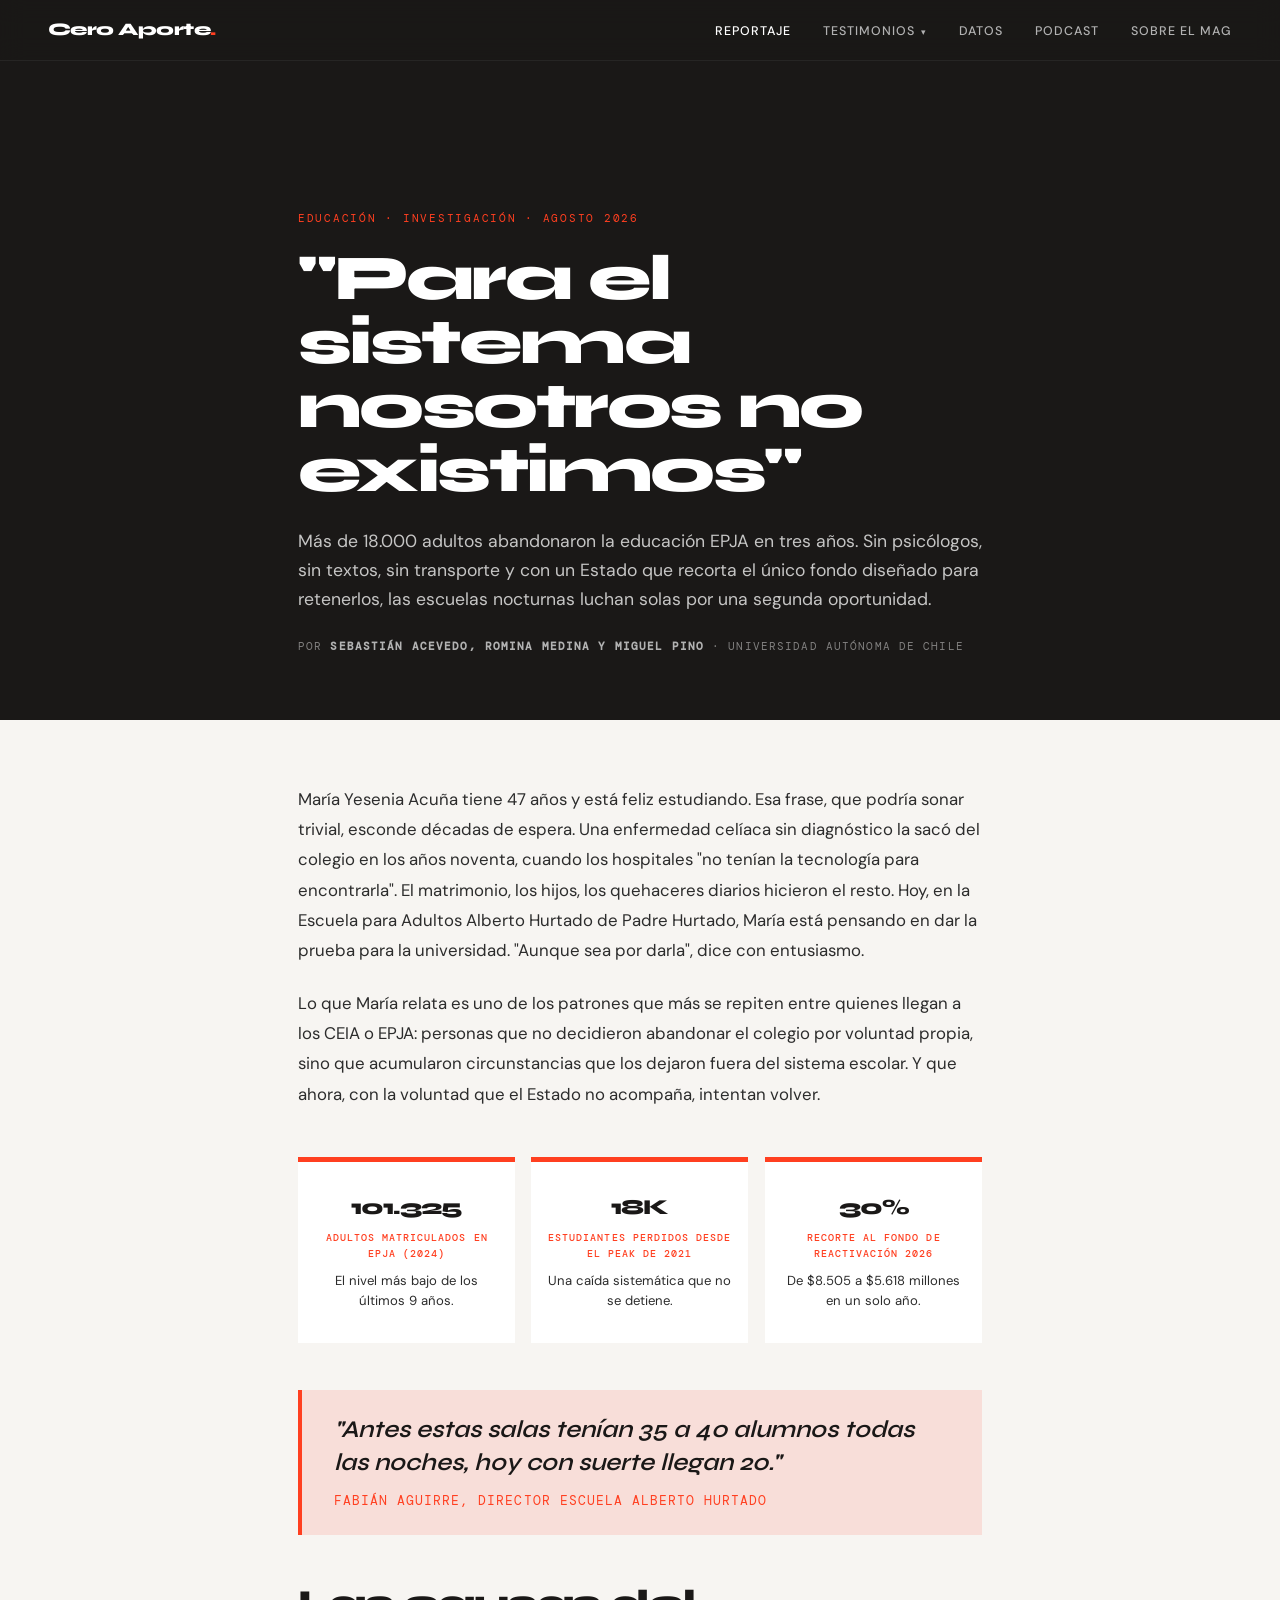
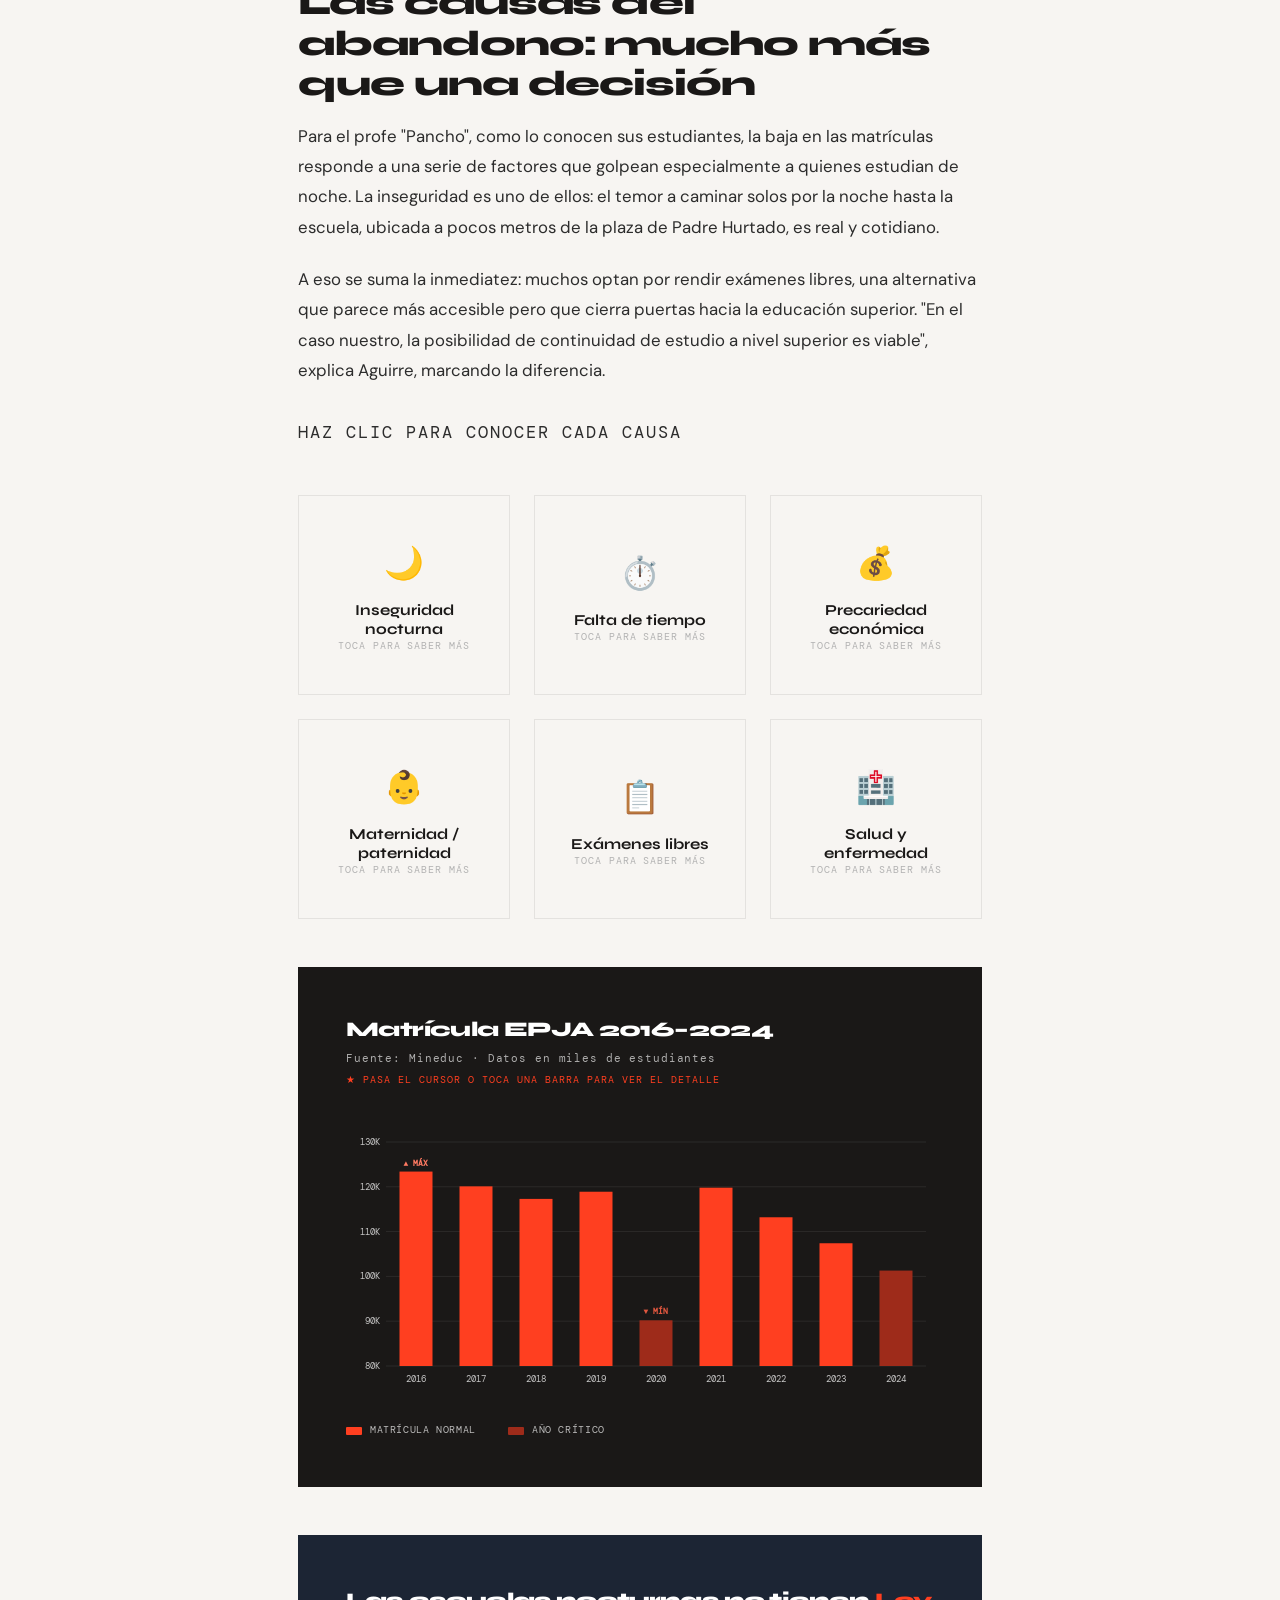
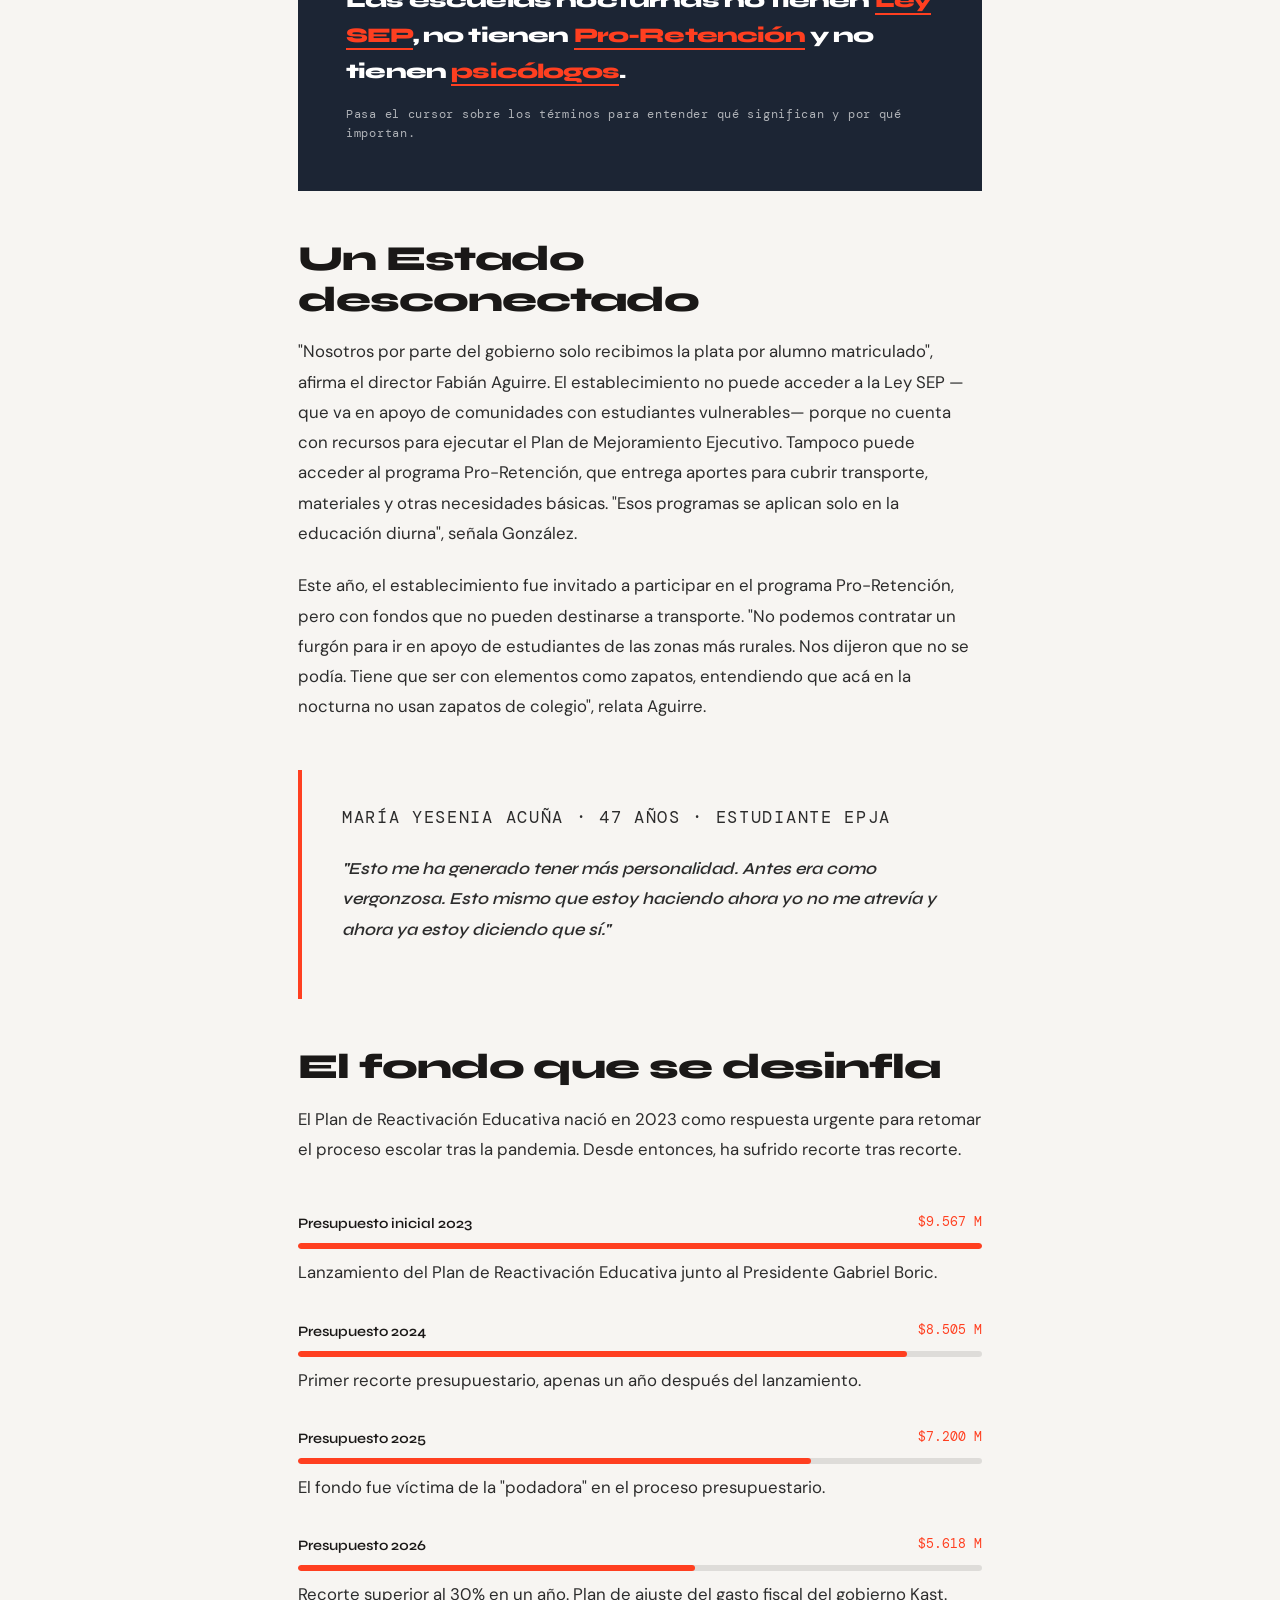
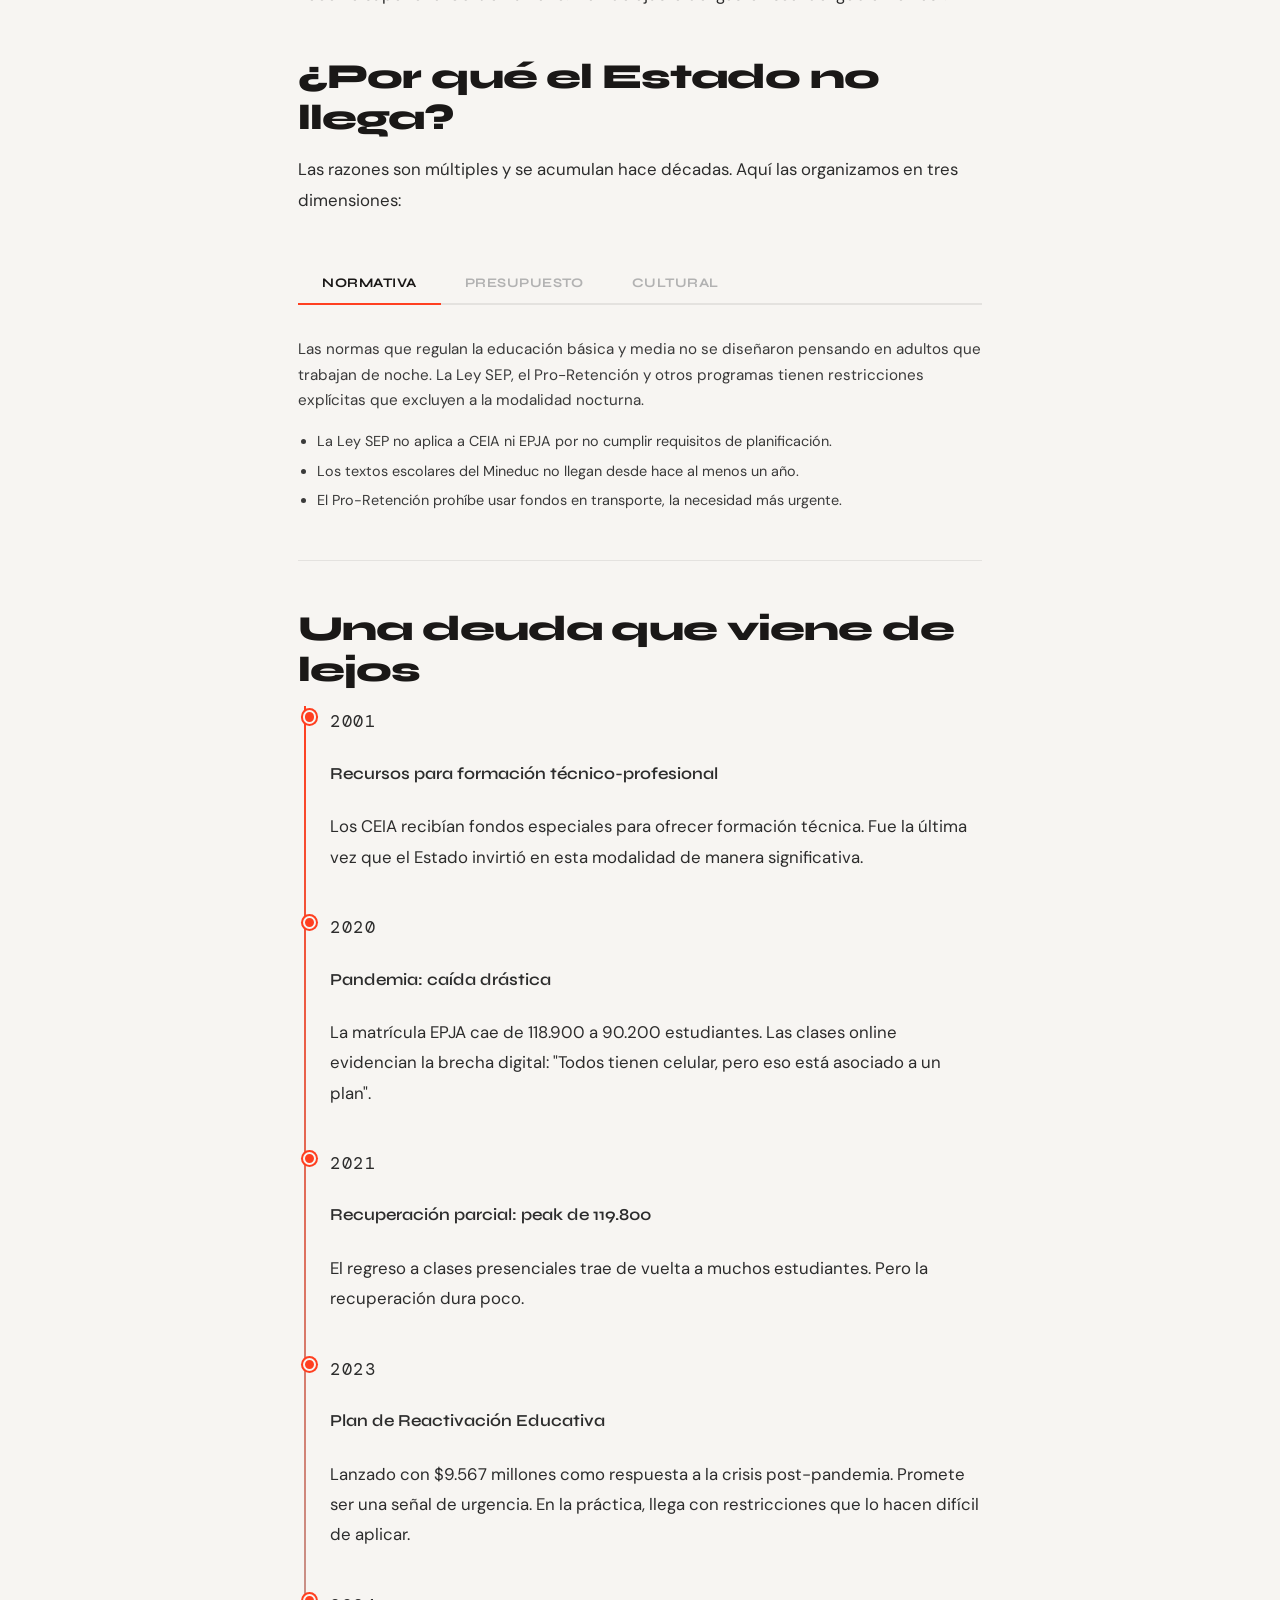
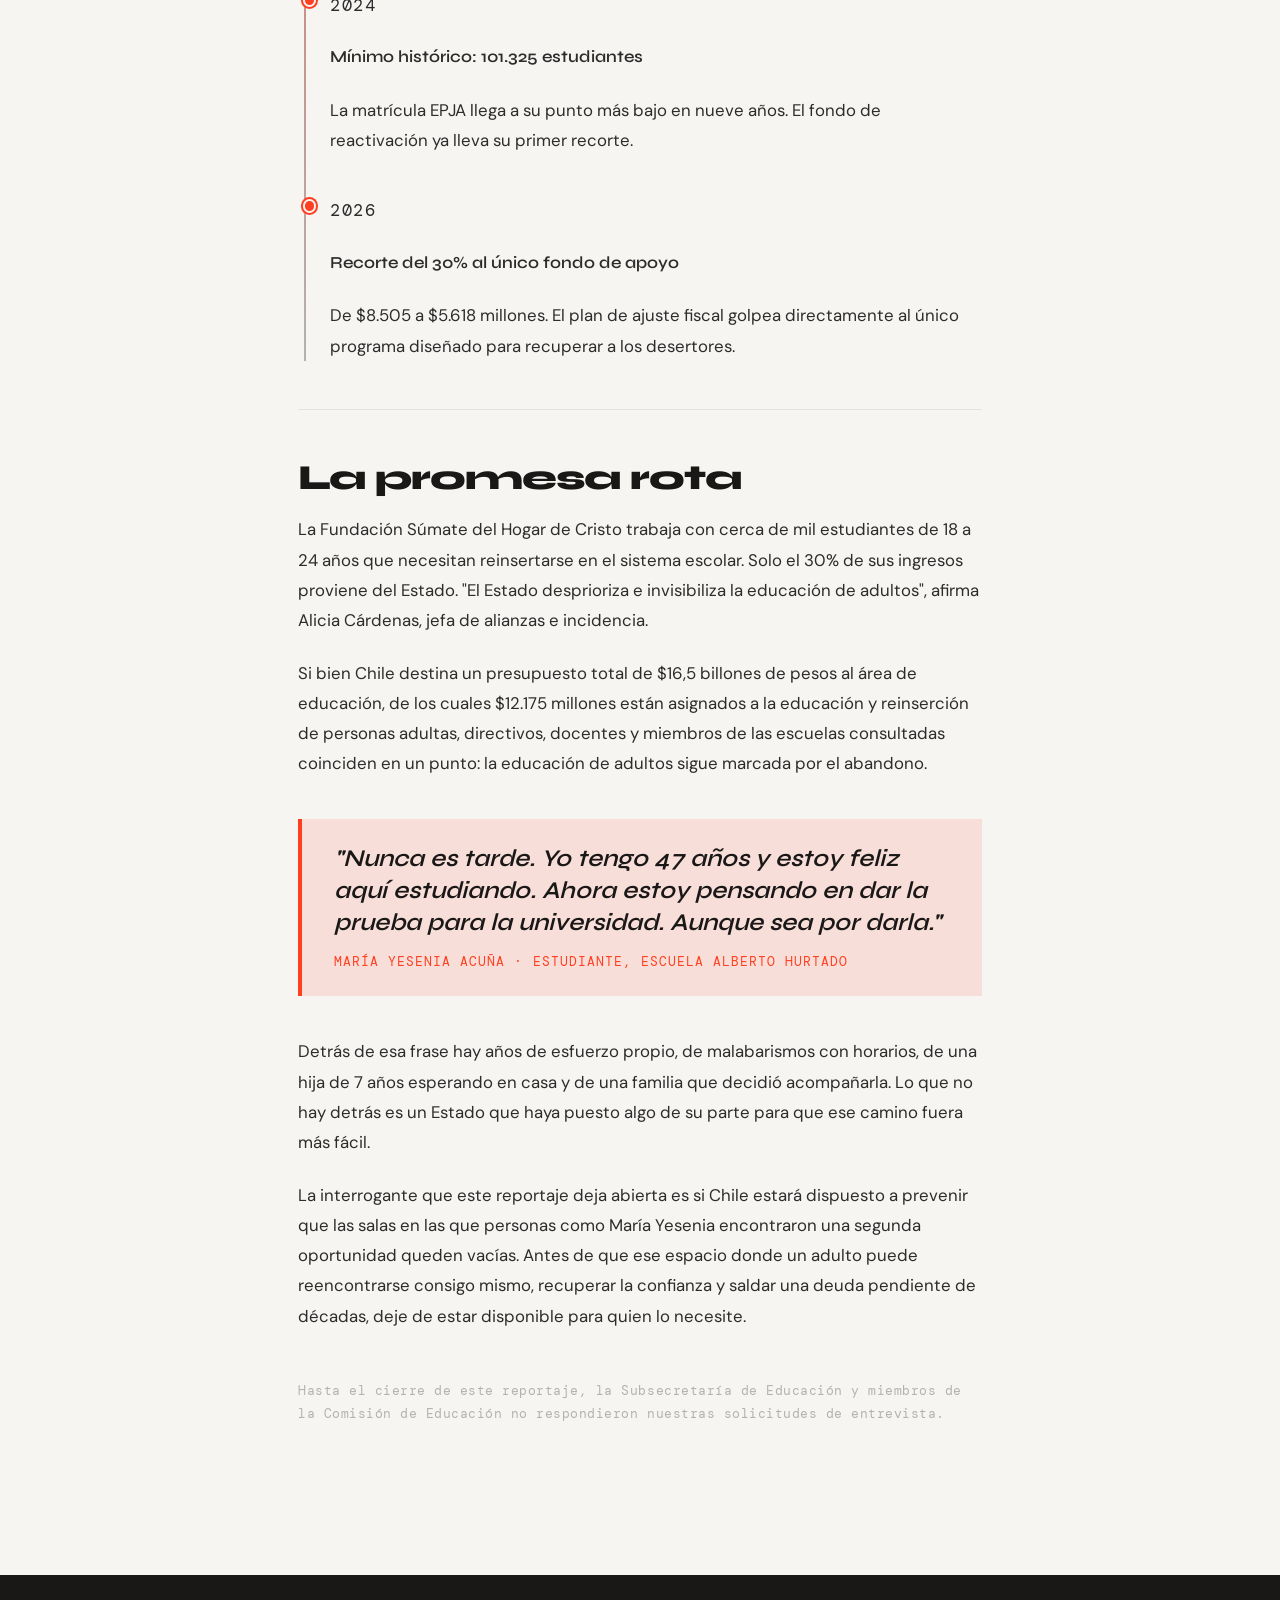
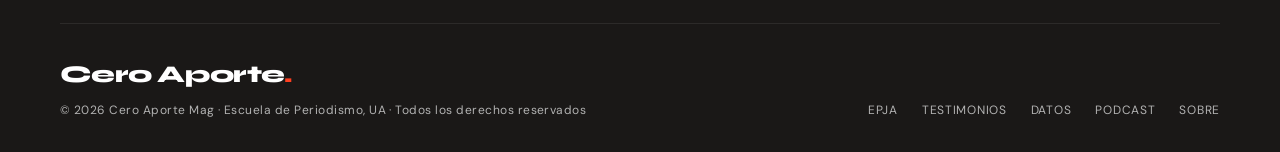
<file: reportaje-epja.html>
<!DOCTYPE html>
<html lang="es">
<head>
  <meta charset="UTF-8" />
  <meta name="viewport" content="width=device-width, initial-scale=1.0" />
  <title>Para el sistema nosotros no existimos — Cero Aporte Mag</title>
  <link rel="stylesheet" href="style.css" />
  <style>
    /* ============================================
       REPORTAJE EPJA — Page-specific styles
       ============================================ */

    /* ---- HERO PORTADA ---- */
        /* ---- HERO PORTADA ---- */
    .reportaje-hero {
      min-height: 80vh;
      background: var(--black);
      display: flex;
      flex-direction: column;
      justify-content: flex-end;
      padding-top: 7rem;
      padding-bottom: 4rem;
      position: relative;
      overflow: hidden;
    }
    .reportaje-hero-bg {
      position: absolute;
      inset: 0;
      background:
        linear-gradient(to bottom, rgba(26,24,23,0.35) 0%, rgba(26,24,23,0.95) 65%),
                url('https://i.imgur.com/qgZG4HQ.jpeg') center/cover no-repeat;
    }
    .reportaje-hero-inner {
      position: relative;
      z-index: 2;
      max-width: 780px;
      width: 100%;
      margin: 0 auto;
      padding: 0 clamp(1.5rem, 5vw, 3rem);
    }
    .reportaje-rubric {
      font-family: var(--font-mono);
      font-size: 0.68rem;
      letter-spacing: 0.16em;
      text-transform: uppercase;
      color: var(--red);
      margin-bottom: 1.2rem;
    }
    .reportaje-headline {
      font-family: var(--font-display);
      font-size: clamp(2.2rem, 5.5vw, 4rem);
      font-weight: 800;
      letter-spacing: -0.04em;
      line-height: 1.0;
      color: var(--white);
      margin-bottom: 1.5rem;
    }
    .reportaje-deck {
      font-size: clamp(0.95rem, 1.4vw, 1.1rem);
      color: rgba(255,255,255,0.75);
      max-width: 60ch;
      line-height: 1.65;
      margin-bottom: 1.5rem;
    }
    .reportaje-byline {
      font-family: var(--font-mono);
      font-size: 0.7rem;
      letter-spacing: 0.1em;
      text-transform: uppercase;
      color: rgba(255,255,255,0.45);
    }
    .reportaje-byline strong { color: var(--greige); }

    /* ---- BODY LAYOUT ---- */
    .reportaje-body {
      max-width: 780px;
      margin: 0 auto;
      padding: 4rem clamp(1.5rem, 5vw, 3rem) 2rem;
    }
    .reportaje-body p {
      font-size: 1.05rem;
      line-height: 1.8;
      color: #2c2c2c;
      margin-bottom: 1.4rem;
    }
    .reportaje-body h2 {
      font-family: var(--font-display);
      font-size: clamp(1.5rem, 3vw, 2.2rem);
      font-weight: 800;
      letter-spacing: -0.03em;
      color: var(--black);
      margin: 3rem 0 1rem;
      line-height: 1.15;
    }
    .reportaje-body h3 {
      font-family: var(--font-display);
      font-size: 1.15rem;
      font-weight: 700;
      color: var(--black);
      margin: 2rem 0 0.75rem;
    }

    /* ---- STAT CARDS ---- */
       /* ---- STAT CARDS ---- */
    .stat-cards {
      display: grid;
      grid-template-columns: repeat(3, minmax(0, 1fr));
      gap: 1rem;
      margin: 3rem 0;
    }
    .stat-card {
      background: var(--white);
      padding: 2.5rem 1rem 2rem;
      text-align: center;
      position: relative;
      container-type: inline-size;
    }
    .stat-card::before {
      content: '';
      display: block;
      width: 100%;
      height: 5px;
      background: var(--red);
      position: absolute;
      top: 0; left: 0;
    }
    .stat-card-num {
      font-family: var(--font-display);
      font-size: clamp(1.3rem, 11.5cqi, 3rem);
      white-space: nowrap;
      font-weight: 800;
      letter-spacing: -0.05em;
      color: var(--black);
      line-height: 1;
      display: block;
    }
    .reportaje-body .stat-card-context {
      font-size: 0.82rem;
      line-height: 1.5;
      margin-bottom: 0;
    }
    .stat-card-num span { color: var(--red); }
    .stat-card-label {
      font-family: var(--font-mono);
      font-size: 0.65rem;
      letter-spacing: 0.1em;
      text-transform: uppercase;
      color: var(--red);
      margin-top: 0.75rem;
      display: block;
      line-height: 1.5;
      font-weight: 500;
    }
    .stat-card-context {
      font-size: 0.82rem;
      color: #5a5a5a;
      margin-top: 0.6rem;
      line-height: 1.5;
    }

    /* ---- FLIP CARDS (Causas deserción) ---- */
    .causes-grid {
      display: grid;
      grid-template-columns: repeat(3, 1fr);
      gap: 1.5rem;
      margin: 3rem 0;
    }
    .flip-card { height: 200px; }
    .flip-card-front {
      background: var(--cream);
      border: 1px solid rgba(0,0,0,0.08);
    }
    .flip-card-back {
      background: var(--red);
    }
    .flip-icon {
      font-size: 2rem;
      margin-bottom: 0.75rem;
    }
    .flip-label {
      font-family: var(--font-display);
      font-size: 0.95rem;
      font-weight: 700;
      color: var(--black);
      text-align: center;
      line-height: 1.25;
    }
    .flip-hint {
      font-family: var(--font-mono);
      font-size: 0.6rem;
      letter-spacing: 0.1em;
      text-transform: uppercase;
      color: var(--greige);
      text-align: center;
      margin-top: 0.5rem;
    }
    .flip-back-text {
      font-size: 0.85rem;
      color: rgba(255,255,255,0.92);
      text-align: center;
      line-height: 1.5;
    }
    /* Evita que ".reportaje-body p" desarme las tarjetas */
    .reportaje-body .flip-card p { margin: 0; }
    .reportaje-body .flip-label {
      font-size: 0.95rem;
      line-height: 1.25;
      color: var(--black);
    }
    .reportaje-body .flip-hint {
      font-size: 0.6rem;
      line-height: 1.4;
      color: var(--greige);
      margin-top: 0.5rem;
    }
    .reportaje-body .flip-back-text {
      font-size: 0.85rem;
      line-height: 1.5;
      color: var(--white);
    }
    .flip-card-front,
    .flip-card-back {
      align-items: center;
      overflow: hidden;
    }
    /* ---- CHART SECTION ---- */
    .chart-section {
      background: var(--black);
      padding: 3rem clamp(1.5rem, 5vw, 3rem);
      margin: 3rem 0;
    }
    .chart-header {
      margin-bottom: 2rem;
    }
    .chart-title {
      font-family: var(--font-display);
      font-size: 1.3rem;
      font-weight: 800;
      color: var(--white);
      margin-bottom: 0.4rem;
      letter-spacing: -0.03em;
    }
    .chart-subtitle {
      font-family: var(--font-mono);
      font-size: 0.68rem;
      letter-spacing: 0.08em;
      text-transform: uppercase;
      color: rgba(255,255,255,0.5);
    }
    .bar-chart { width: 100%; }
    .bar-row {
      display: grid;
      grid-template-columns: 4rem 1fr 5rem;
      align-items: center;
      gap: 1rem;
      margin-bottom: 0.75rem;
    }
    .bar-year {
      font-family: var(--font-mono);
      font-size: 0.7rem;
      letter-spacing: 0.06em;
      color: rgba(255,255,255,0.85);
      text-align: right;
    }
    .bar-track {
      height: 28px;
      background: rgba(255,255,255,0.06);
      border-radius: 2px;
      overflow: hidden;
      position: relative;
    }
    .bar-fill {
      height: 100%;
      background: var(--red);
      border-radius: 2px;
      width: 0%;
      transition: width 1.2s var(--ease-out);
    }
    .bar-fill.accent { background: rgba(255,63,32,0.35); border-right: 2px solid var(--red); }
    .bar-value {
      font-family: var(--font-mono);
      font-size: 0.68rem;
      color: rgba(255,255,255,0.85);
      white-space: nowrap;
    }
    .chart-legend {
      display: flex;
      gap: 2rem;
      margin-top: 1.5rem;
      flex-wrap: wrap;
    }
    .bar-legend-item {
      display: flex;
      align-items: center;
      gap: 0.5rem;
      font-family: var(--font-mono);
      font-size: 0.65rem;
      letter-spacing: 0.06em;
      text-transform: uppercase;
      color: rgba(255,255,255,0.7);
    }
    .legend-swatch {
      width: 1rem;
      height: 0.5rem;
      border-radius: 1px;
      flex-shrink: 0;
    }

    /* ---- WORDPLAY / TOOLTIPS ---- */
    .wordplay-section {
      background: var(--ink);
      padding: 3rem clamp(1.5rem, 5vw, 3rem);
      margin: 3rem 0;
    }
    .wordplay-title {
      font-family: var(--font-display);
      font-size: clamp(1.5rem, 3vw, 2.5rem);
      font-weight: 800;
      color: var(--white);
      letter-spacing: -0.04em;
      line-height: 1.2;
    }
    .wordplay-title .w-highlight {
      color: var(--red);
      border-bottom: 2px solid var(--red);
      cursor: help;
      position: relative;
    }
    .w-tooltip {
      display: none;
      position: absolute;
      bottom: 130%;
      left: 50%;
      transform: translateX(-50%);
      background: var(--black);
      color: var(--white);
      font-family: var(--font-body);
      font-size: 0.82rem;
      font-weight: 400;
      line-height: 1.45;
      padding: 0.75rem 1rem;
      border-radius: 3px;
      width: 240px;
      text-align: left;
      letter-spacing: 0;
      z-index: 50;
      pointer-events: none;
    }
    .w-tooltip::after {
      content: '';
      position: absolute;
      top: 100%;
      left: 50%;
      transform: translateX(-50%);
      border: 6px solid transparent;
      border-top-color: var(--black);
    }
    .wordplay-title .w-highlight:hover .w-tooltip { display: block; }
    .wordplay-sub {
      font-size: 0.88rem;
      color: rgba(255,255,255,0.55);
      margin-top: 0.75rem;
      font-family: var(--font-mono);
      letter-spacing: 0.06em;
    }
    /* Evita que ".reportaje-body p" oscurezca el texto sobre fondo azul */
    .reportaje-body .wordplay-title {
    font-size: 1.3rem;
      line-height: 1.7;
      color: var(--white);
      margin-bottom: 0;
    }
    .reportaje-body .wordplay-sub {
      font-size: 0.75rem;
      line-height: 1.6;
      color: rgba(255,255,255,0.65);
      margin: 1rem 0 0;
    }
    /* ---- BUDGET PROGRESS ---- */
    .budget-section { margin: 3rem 0; }
    .budget-item { margin-bottom: 2rem; }
    .budget-header {
      display: flex;
      justify-content: space-between;
      margin-bottom: 0.4rem;
    }
    .budget-label {
      font-family: var(--font-display);
      font-size: 0.9rem;
      font-weight: 600;
      color: var(--black);
    }
    .budget-val {
      font-family: var(--font-mono);
      font-size: 0.8rem;
      color: var(--red);
    }
    .budget-desc {
      font-size: 0.8rem;
      color: var(--greige);
      margin-top: 0.3rem;
    }

    /* ---- TABS CAUSAS ---- */
    .tabs-section { margin: 3rem 0; }
    .tab-content p {
      font-size: 0.95rem;
      line-height: 1.7;
      color: #3a3a3a;
      margin-bottom: 1rem;
    }
    .tab-content ul {
      padding-left: 1.2rem;
    }
    .tab-content li {
      font-size: 0.9rem;
      line-height: 1.6;
      color: #3a3a3a;
      margin-bottom: 0.4rem;
    }

    /* ---- TESTIMONY SECTION ---- */
    .testimony-section {
      background: var(--cream);
      border-left: 4px solid var(--red);
      padding: 2rem 2.5rem;
      margin: 3rem 0;
    }
    .testimony-name {
      font-family: var(--font-mono);
      font-size: 0.68rem;
      letter-spacing: 0.1em;
      text-transform: uppercase;
      color: var(--red);
      margin-bottom: 0.6rem;
    }
    .testimony-quote {
      font-family: var(--font-display);
      font-size: clamp(1rem, 2vw, 1.25rem);
      font-weight: 600;
      color: var(--black);
      line-height: 1.4;
      font-style: italic;
    }

    /* ---- SECTION DIVIDER ---- */
    .section-divider {
      border: none;
      border-top: 1px solid rgba(0,0,0,0.08);
      margin: 3rem 0;
    }

      /* ---- GRÁFICO MATRÍCULA (barras verticales) ---- */
    .reportaje-body .chart-section p { margin-bottom: 0.4rem; line-height: 1.4; }
    .reportaje-body .chart-title { font-size: 1.3rem; color: var(--white); }
    .reportaje-body .chart-subtitle { font-size: 0.68rem; text-transform: none; color: rgba(255,255,255,0.65); }
    .reportaje-body .chart-hint {
      font-family: var(--font-mono);
      font-size: 0.62rem;
      letter-spacing: 0.1em;
      text-transform: uppercase;
      color: var(--red);
    }
    .canvas-wrap { position: relative; }
    #matriculaChart {
      display: block;
      width: 100%;
      height: 280px;
      cursor: crosshair;
      touch-action: pan-y;
    }
    .chart-tooltip {
      position: absolute;
      display: none;
      transform: translate(-50%, -100%);
      background: var(--white);
      color: var(--black);
      padding: 0.6rem 0.9rem;
      font-family: var(--font-mono);
      font-size: 0.7rem;
      letter-spacing: 0.04em;
      line-height: 1.5;
      white-space: nowrap;
      pointer-events: none;
      box-shadow: 0 4px 16px rgba(0,0,0,0.25);
      z-index: 10;
    }
    .chart-tooltip .up   { color: #2a7d4f; }
    .chart-tooltip .down { color: #c0392b; }

    /* ---- RESPONSIVE ---- */
    @media (max-width: 900px) {
      .stat-cards { grid-template-columns: 1fr; }
      .causes-grid { grid-template-columns: repeat(2, 1fr); }
    }
    @media (max-width: 640px) {
      .causes-grid { grid-template-columns: 1fr; }
      .bar-row { grid-template-columns: 3rem 1fr 4rem; }
      .chart-section { padding: 2rem 1rem; }
    }
  </style>
</head>
<body>

<!-- NAVEGACIÓN -->
<nav class="nav">
  <a href="index.html" class="nav-logo">Cero Aporte<span>.</span></a>
  <ul class="nav-links">
    <li><a href="reportaje-epja.html" aria-current="page">Reportaje</a></li>
    <li class="nav-dropdown">
      <a href="testimonios.html">Testimonios</a>
      <ul class="nav-submenu">
        <li><a href="testimonios.html#alberto-hurtado">Escuela Alberto Hurtado</a></li>
        <li><a href="testimonios.html#nuevo-bilbao">Instituto Nuevo Bilbao</a></li>
        <li><a href="testimonios.html#san-juan">Colegio San Juan de Las Condes</a></li>
      </ul>
    </li>
    <li><a href="datos.html">Datos</a></li>
    <li><a href="podcast.html">Podcast</a></li>
    <li><a href="index.html#sobre">Sobre el Mag</a></li>
  </ul>
</nav>

<!-- HERO REPORTAJE -->
<section class="reportaje-hero">
  <div class="reportaje-hero-bg"></div>
  <div class="reportaje-hero-inner">
    <p class="reportaje-rubric">Educación · Investigación · Agosto 2026</p>
    <h1 class="reportaje-headline">"Para el sistema nosotros no existimos"</h1>
    <p class="reportaje-deck">
      Más de 18.000 adultos abandonaron la educación EPJA en tres años. Sin psicólogos, sin textos, sin transporte y con un Estado que recorta el único fondo diseñado para retenerlos, las escuelas nocturnas luchan solas por una segunda oportunidad.
    </p>
    <p class="reportaje-byline">Por <strong>Sebastián Acevedo, Romina Medina y Miguel Pino</strong> · Universidad Autónoma de Chile</p>
  </div>
</section>

<!-- CUERPO DEL REPORTAJE -->
<main class="reportaje-body">

  <!-- INTRO -->
  <p>
    María Yesenia Acuña tiene 47 años y está feliz estudiando. Esa frase, que podría sonar trivial, esconde décadas de espera. Una enfermedad celíaca sin diagnóstico la sacó del colegio en los años noventa, cuando los hospitales "no tenían la tecnología para encontrarla". El matrimonio, los hijos, los quehaceres diarios hicieron el resto. Hoy, en la Escuela para Adultos Alberto Hurtado de Padre Hurtado, María está pensando en dar la prueba para la universidad. "Aunque sea por darla", dice con entusiasmo.
  </p>
  <p>
    Lo que María relata es uno de los patrones que más se repiten entre quienes llegan a los CEIA o EPJA: personas que no decidieron abandonar el colegio por voluntad propia, sino que acumularon circunstancias que los dejaron fuera del sistema escolar. Y que ahora, con la voluntad que el Estado no acompaña, intentan volver.
  </p>

  <!-- STAT CARDS -->
  <div class="stat-cards">
    <div class="stat-card reveal">
      <span class="stat-number stat-card-num" data-target="101325">0</span>
      <span class="stat-card-label">Adultos matriculados en EPJA (2024)</span>
      <p class="stat-card-context">El nivel más bajo de los últimos 9 años.</p>
    </div>
    <div class="stat-card reveal">
      <span class="stat-number stat-card-num" data-target="18" data-suffix="K">0</span>
      <span class="stat-card-label">Estudiantes perdidos desde el peak de 2021</span>
      <p class="stat-card-context">Una caída sistemática que no se detiene.</p>
    </div>
    <div class="stat-card reveal">
      <span class="stat-number stat-card-num" data-target="30" data-suffix="%">0</span>
      <span class="stat-card-label">Recorte al Fondo de Reactivación 2026</span>
      <p class="stat-card-context">De $8.505 a $5.618 millones en un solo año.</p>
    </div>
  </div>

  <!-- PULL QUOTE 1 -->
  <div class="pull-quote reveal">
    <blockquote>"Antes estas salas tenían 35 a 40 alumnos todas las noches, hoy con suerte llegan 20."</blockquote>
    <cite>Fabián Aguirre, Director Escuela Alberto Hurtado</cite>
  </div>

  <h2>Las causas del abandono: mucho más que una decisión</h2>

  <p>
    Para el profe "Pancho", como lo conocen sus estudiantes, la baja en las matrículas responde a una serie de factores que golpean especialmente a quienes estudian de noche. La inseguridad es uno de ellos: el temor a caminar solos por la noche hasta la escuela, ubicada a pocos metros de la plaza de Padre Hurtado, es real y cotidiano.
  </p>
  <p>
    A eso se suma la inmediatez: muchos optan por rendir exámenes libres, una alternativa que parece más accesible pero que cierra puertas hacia la educación superior. "En el caso nuestro, la posibilidad de continuidad de estudio a nivel superior es viable", explica Aguirre, marcando la diferencia.
  </p>

  <!-- FLIP CARDS -->
  <p class="eyebrow" style="margin-top:2rem;">Haz clic para conocer cada causa</p>
  <div class="causes-grid">

    <div class="flip-card reveal">
      <div class="flip-card-inner">
        <div class="flip-card-front">
          <div class="flip-icon">🌙</div>
          <p class="flip-label">Inseguridad nocturna</p>
          <p class="flip-hint">Toca para saber más</p>
        </div>
        <div class="flip-card-back">
          <p class="flip-back-text">El temor a caminar solos de noche hace que muchos estudiantes no lleguen a clases. Las escuelas están a menudo en zonas de alta inseguridad.</p>
        </div>
      </div>
    </div>

    <div class="flip-card reveal">
      <div class="flip-card-inner">
        <div class="flip-card-front">
          <div class="flip-icon">⏱️</div>
          <p class="flip-label">Falta de tiempo</p>
          <p class="flip-hint">Toca para saber más</p>
        </div>
        <div class="flip-card-back">
          <p class="flip-back-text">Turnos rotativos, trayectos largos y crianza hacen que la educación quede siempre en el último lugar de las prioridades.</p>
        </div>
      </div>
    </div>

    <div class="flip-card reveal">
      <div class="flip-card-inner">
        <div class="flip-card-front">
          <div class="flip-icon">💰</div>
          <p class="flip-label">Precariedad económica</p>
          <p class="flip-hint">Toca para saber más</p>
        </div>
        <div class="flip-card-back">
          <p class="flip-back-text">Ingresos inestables y la necesidad de sostener el hogar no dejan margen para comprometer horarios con estudios nocturnos.</p>
        </div>
      </div>
    </div>

    <div class="flip-card reveal">
      <div class="flip-card-inner">
        <div class="flip-card-front">
          <div class="flip-icon">👶</div>
          <p class="flip-label">Maternidad / paternidad</p>
          <p class="flip-hint">Toca para saber más</p>
        </div>
        <div class="flip-card-back">
          <p class="flip-back-text">"Hay muchos jóvenes que se convierten en padres de familia o provienen de contextos muy vulnerables", señala Francisco González, jefe de UTP.</p>
        </div>
      </div>
    </div>

    <div class="flip-card reveal">
      <div class="flip-card-inner">
        <div class="flip-card-front">
          <div class="flip-icon">📋</div>
          <p class="flip-label">Exámenes libres</p>
          <p class="flip-hint">Toca para saber más</p>
        </div>
        <div class="flip-card-back">
          <p class="flip-back-text">Muchos eligen rendir exámenes libres por conveniencia, sin saber que esta opción cierra el acceso a la educación superior.</p>
        </div>
      </div>
    </div>

    <div class="flip-card reveal">
      <div class="flip-card-inner">
        <div class="flip-card-front">
          <div class="flip-icon">🏥</div>
          <p class="flip-label">Salud y enfermedad</p>
          <p class="flip-hint">Toca para saber más</p>
        </div>
        <div class="flip-card-back">
          <p class="flip-back-text">Como María, muchos estudiantes abandonaron el sistema por enfermedades sin diagnóstico, accidentes u otras condiciones de salud.</p>
        </div>
      </div>
    </div>

  </div>

  <!-- GRÁFICO MATRÍCULA -->
    <!-- GRÁFICO MATRÍCULA -->
  <div class="chart-section" id="presupuesto">
    <div class="chart-header">
      <p class="chart-title">Matrícula EPJA 2016–2024</p>
      <p class="chart-subtitle">Fuente: Mineduc · Datos en miles de estudiantes</p>
      <p class="chart-hint">★ Pasa el cursor o toca una barra para ver el detalle</p>
    </div>
    <div class="canvas-wrap">
      <canvas id="matriculaChart"></canvas>
      <div class="chart-tooltip" id="chartTooltip"></div>
    </div>
    <div class="chart-legend">
      <span class="bar-legend-item"><span class="legend-swatch" style="background:#FF3F20;"></span>Matrícula normal</span>
      <span class="bar-legend-item"><span class="legend-swatch" style="background:#9e2b1a;"></span>Año crítico</span>
    </div>
  </div>
  <!-- WORDPLAY SECTION -->
  <div class="wordplay-section reveal">
    <p class="wordplay-title">
      Las escuelas nocturnas no tienen
      <span class="w-highlight">Ley SEP<span class="w-tooltip">Subvención Escolar Preferencial: beneficio estatal para escuelas con alta proporción de alumnos vulnerables. Las EPJA no pueden acceder a ella.</span></span>,
      no tienen
      <span class="w-highlight">Pro-Retención<span class="w-tooltip">Programa que entrega fondos para retener a estudiantes en riesgo de abandono. Sus restricciones lo hacen inaplicable en la modalidad nocturna.</span></span>
      y no tienen
      <span class="w-highlight">psicólogos<span class="w-tooltip">Ninguna de las escuelas nocturnas consultadas para este reportaje cuenta con psicólogo ni asistente social, pese a atender a estudiantes en situación de vulnerabilidad.</span></span>.
    </p>
    <p class="wordplay-sub">Pasa el cursor sobre los términos para entender qué significan y por qué importan.</p>
  </div>

  <h2>Un Estado desconectado</h2>

  <p>
    "Nosotros por parte del gobierno solo recibimos la plata por alumno matriculado", afirma el director Fabián Aguirre. El establecimiento no puede acceder a la Ley SEP —que va en apoyo de comunidades con estudiantes vulnerables— porque no cuenta con recursos para ejecutar el Plan de Mejoramiento Ejecutivo. Tampoco puede acceder al programa Pro-Retención, que entrega aportes para cubrir transporte, materiales y otras necesidades básicas. "Esos programas se aplican solo en la educación diurna", señala González.
  </p>
  <p>
    Este año, el establecimiento fue invitado a participar en el programa Pro-Retención, pero con fondos que no pueden destinarse a transporte. "No podemos contratar un furgón para ir en apoyo de estudiantes de las zonas más rurales. Nos dijeron que no se podía. Tiene que ser con elementos como zapatos, entendiendo que acá en la nocturna no usan zapatos de colegio", relata Aguirre.
  </p>

  <!-- TESTIMONY -->
  <div class="testimony-section reveal" id="maria">
    <p class="testimony-name">María Yesenia Acuña · 47 años · Estudiante EPJA</p>
    <p class="testimony-quote">"Esto me ha generado tener más personalidad. Antes era como vergonzosa. Esto mismo que estoy haciendo ahora yo no me atrevía y ahora ya estoy diciendo que sí."</p>
  </div>

  <!-- BUDGET BARS -->
  <h2>El fondo que se desinfla</h2>
  <p>
    El Plan de Reactivación Educativa nació en 2023 como respuesta urgente para retomar el proceso escolar tras la pandemia. Desde entonces, ha sufrido recorte tras recorte.
  </p>

  <div class="budget-section">
    <div class="budget-item reveal">
      <div class="budget-header">
        <span class="budget-label">Presupuesto inicial 2023</span>
        <span class="budget-val">$9.567 M</span>
      </div>
      <div class="progress-bar"><div class="progress-fill" data-width="100"></div></div>
      <p class="budget-desc">Lanzamiento del Plan de Reactivación Educativa junto al Presidente Gabriel Boric.</p>
    </div>
    <div class="budget-item reveal">
      <div class="budget-header">
        <span class="budget-label">Presupuesto 2024</span>
        <span class="budget-val">$8.505 M</span>
      </div>
      <div class="progress-bar"><div class="progress-fill" data-width="89"></div></div>
      <p class="budget-desc">Primer recorte presupuestario, apenas un año después del lanzamiento.</p>
    </div>
    <div class="budget-item reveal">
      <div class="budget-header">
        <span class="budget-label">Presupuesto 2025</span>
        <span class="budget-val">$7.200 M</span>
      </div>
      <div class="progress-bar"><div class="progress-fill" data-width="75"></div></div>
      <p class="budget-desc">El fondo fue víctima de la "podadora" en el proceso presupuestario.</p>
    </div>
    <div class="budget-item reveal">
      <div class="budget-header">
        <span class="budget-label">Presupuesto 2026</span>
        <span class="budget-val">$5.618 M</span>
      </div>
      <div class="progress-bar"><div class="progress-fill" data-width="58"></div></div>
      <p class="budget-desc">Recorte superior al 30% en un año. Plan de ajuste del gasto fiscal del gobierno Kast.</p>
    </div>
  </div>

  <!-- TABS CAUSAS -->
  <h2>¿Por qué el Estado no llega?</h2>
  <p>Las razones son múltiples y se acumulan hace décadas. Aquí las organizamos en tres dimensiones:</p>

  <div class="tabs-section">
    <div class="tabs">
      <button class="tab-btn active" onclick="switchTab(this, 'tab-normativa')">Normativa</button>
      <button class="tab-btn" onclick="switchTab(this, 'tab-presupuesto')">Presupuesto</button>
      <button class="tab-btn" onclick="switchTab(this, 'tab-cultura')">Cultural</button>
    </div>
    <div id="tab-normativa" class="tab-panel active tab-content">
      <p>Las normas que regulan la educación básica y media no se diseñaron pensando en adultos que trabajan de noche. La Ley SEP, el Pro-Retención y otros programas tienen restricciones explícitas que excluyen a la modalidad nocturna.</p>
      <ul>
        <li>La Ley SEP no aplica a CEIA ni EPJA por no cumplir requisitos de planificación.</li>
        <li>Los textos escolares del Mineduc no llegan desde hace al menos un año.</li>
        <li>El Pro-Retención prohíbe usar fondos en transporte, la necesidad más urgente.</li>
      </ul>
    </div>
    <div id="tab-presupuesto" class="tab-panel tab-content">
      <p>El único fondo diseñado específicamente para la reinserción escolar —el Plan de Reactivación Educativa— lleva tres años de recortes consecutivos. De $9.567 millones en 2023 a $5.618 millones en 2026.</p>
      <ul>
        <li>Las escuelas solo reciben subvención por alumno matriculado.</li>
        <li>Sin fondos para psicólogos, asistentes sociales ni transporte.</li>
        <li>El presupuesto de educación de adultos representa una fracción mínima del total educacional.</li>
      </ul>
    </div>
    <div id="tab-cultura" class="tab-panel tab-content">
      <p>"Seguimos siendo el patito feo de la educación. Para el ministerio nosotros no existimos", dice el director Aguirre, que trabaja en formación de jóvenes y adultos desde 2001. La falta de interés, afirma, trasciende a los gobiernos de turno.</p>
      <ul>
        <li>Ningún gobierno ha priorizado la educación de jóvenes y adultos desde los años 2000.</li>
        <li>La discusión pública se centra en educación superior y educación municipal diurna.</li>
        <li>La Subsecretaría no respondió solicitudes de entrevista para este reportaje.</li>
      </ul>
    </div>
  </div>

  <hr class="section-divider" />

  <!-- TIMELINE -->
  <h2>Una deuda que viene de lejos</h2>
  <div class="timeline">
    <div class="timeline-item">
      <div class="timeline-dot"></div>
      <p class="timeline-year">2001</p>
      <p class="timeline-text">Recursos para formación técnico-profesional</p>
      <p class="timeline-desc">Los CEIA recibían fondos especiales para ofrecer formación técnica. Fue la última vez que el Estado invirtió en esta modalidad de manera significativa.</p>
    </div>
    <div class="timeline-item">
      <div class="timeline-dot"></div>
      <p class="timeline-year">2020</p>
      <p class="timeline-text">Pandemia: caída drástica</p>
      <p class="timeline-desc">La matrícula EPJA cae de 118.900 a 90.200 estudiantes. Las clases online evidencian la brecha digital: "Todos tienen celular, pero eso está asociado a un plan".</p>
    </div>
    <div class="timeline-item">
      <div class="timeline-dot"></div>
      <p class="timeline-year">2021</p>
      <p class="timeline-text">Recuperación parcial: peak de 119.800</p>
      <p class="timeline-desc">El regreso a clases presenciales trae de vuelta a muchos estudiantes. Pero la recuperación dura poco.</p>
    </div>
    <div class="timeline-item">
      <div class="timeline-dot"></div>
      <p class="timeline-year">2023</p>
      <p class="timeline-text">Plan de Reactivación Educativa</p>
      <p class="timeline-desc">Lanzado con $9.567 millones como respuesta a la crisis post-pandemia. Promete ser una señal de urgencia. En la práctica, llega con restricciones que lo hacen difícil de aplicar.</p>
    </div>
    <div class="timeline-item">
      <div class="timeline-dot"></div>
      <p class="timeline-year">2024</p>
      <p class="timeline-text">Mínimo histórico: 101.325 estudiantes</p>
      <p class="timeline-desc">La matrícula EPJA llega a su punto más bajo en nueve años. El fondo de reactivación ya lleva su primer recorte.</p>
    </div>
    <div class="timeline-item">
      <div class="timeline-dot"></div>
      <p class="timeline-year">2026</p>
      <p class="timeline-text">Recorte del 30% al único fondo de apoyo</p>
      <p class="timeline-desc">De $8.505 a $5.618 millones. El plan de ajuste fiscal golpea directamente al único programa diseñado para recuperar a los desertores.</p>
    </div>
  </div>

  <hr class="section-divider" />

  <!-- CIERRE -->
  <h2>La promesa rota</h2>

  <p>
    La Fundación Súmate del Hogar de Cristo trabaja con cerca de mil estudiantes de 18 a 24 años que necesitan reinsertarse en el sistema escolar. Solo el 30% de sus ingresos proviene del Estado. "El Estado desprioriza e invisibiliza la educación de adultos", afirma Alicia Cárdenas, jefa de alianzas e incidencia.
  </p>
  <p>
    Si bien Chile destina un presupuesto total de $16,5 billones de pesos al área de educación, de los cuales $12.175 millones están asignados a la educación y reinserción de personas adultas, directivos, docentes y miembros de las escuelas consultadas coinciden en un punto: la educación de adultos sigue marcada por el abandono.
  </p>

  <div class="pull-quote reveal">
    <blockquote>"Nunca es tarde. Yo tengo 47 años y estoy feliz aquí estudiando. Ahora estoy pensando en dar la prueba para la universidad. Aunque sea por darla."</blockquote>
    <cite>María Yesenia Acuña · Estudiante, Escuela Alberto Hurtado</cite>
  </div>

  <p>
    Detrás de esa frase hay años de esfuerzo propio, de malabarismos con horarios, de una hija de 7 años esperando en casa y de una familia que decidió acompañarla. Lo que no hay detrás es un Estado que haya puesto algo de su parte para que ese camino fuera más fácil.
  </p>
  <p>
    La interrogante que este reportaje deja abierta es si Chile estará dispuesto a prevenir que las salas en las que personas como María Yesenia encontraron una segunda oportunidad queden vacías. Antes de que ese espacio donde un adulto puede reencontrarse consigo mismo, recuperar la confianza y saldar una deuda pendiente de décadas, deje de estar disponible para quien lo necesite.
  </p>

  <p style="font-size:0.8rem;color:var(--greige);margin-top:3rem;font-family:var(--font-mono);letter-spacing:0.04em;">
    Hasta el cierre de este reportaje, la Subsecretaría de Educación y miembros de la Comisión de Educación no respondieron nuestras solicitudes de entrevista.
  </p>

</main>

<!-- FOOTER -->
<footer class="site-footer">
  <div class="footer-inner">
    <div>
      <div class="footer-brand">Cero Aporte<span>.</span></div>
      <p class="footer-copy">© 2026 Cero Aporte Mag · Escuela de Periodismo, UA · Todos los derechos reservados</p>
    </div>
    <nav class="footer-nav">
      <a href="reportaje-epja.html">EPJA</a>
      <a href="testimonios.html">Testimonios</a>
      <a href="datos.html">Datos</a>
      <a href="podcast.html">Podcast</a>
      <a href="index.html#sobre">Sobre</a>
    </nav>
  </div>
</footer>

<script src="main.js"></script>
<script>
  // Tabs switcher for this page
  function switchTab(btn, panelId) {
    document.querySelectorAll('.tab-btn').forEach(b => b.classList.remove('active'));
    document.querySelectorAll('.tab-panel').forEach(p => p.classList.remove('active'));
    btn.classList.add('active');
    document.getElementById(panelId).classList.add('active');
  }

  // Animate bar chart on scroll
  (function() {
    const fills = document.querySelectorAll('.bar-fill[data-width]');
    const obs = new IntersectionObserver(entries => {
      entries.forEach(e => {
        if (e.isIntersecting) {
          e.target.style.width = e.target.dataset.width + '%';
          obs.unobserve(e.target);
        }
      });
    }, { threshold: 0.2 });
    fills.forEach(f => obs.observe(f));
  })();
</script>
  <script>
/* ---- GRÁFICO MATRÍCULA: barras verticales interactivas ---- */
(function () {
  // Datos en miles de estudiantes. "critico: true" pinta la barra en rojo oscuro.
  const datos = [
    { year: '2016', val: 123.4 },
    { year: '2017', val: 120.1 },
    { year: '2018', val: 117.3 },
    { year: '2019', val: 118.9 },
    { year: '2020', val: 90.2,  critico: true },
    { year: '2021', val: 119.8 },
    { year: '2022', val: 113.2 },
    { year: '2023', val: 107.4 },
    { year: '2024', val: 101.3, critico: true },
  ];
  const MIN = 80, MAX = 130, PASO = 10;   // escala del eje vertical (en miles)

  const canvas  = document.getElementById('matriculaChart');
  const tooltip = document.getElementById('chartTooltip');
  if (!canvas) return;

  const reduce = matchMedia('(prefers-reduced-motion: reduce)').matches;
  const num = (n, d = 1) => n.toLocaleString('es-CL', { minimumFractionDigits: d, maximumFractionDigits: d });
  const vals = datos.map(d => d.val);
  const iMax = vals.indexOf(Math.max(...vals));
  const iMin = vals.indexOf(Math.min(...vals));
  let rects = [], hover = -1, growth = reduce ? 1 : 0;

  function draw() {
    const dpr = window.devicePixelRatio || 1;
    const W = canvas.clientWidth, H = canvas.clientHeight;
    canvas.width = W * dpr; canvas.height = H * dpr;
    const ctx = canvas.getContext('2d');
    ctx.setTransform(dpr, 0, 0, dpr, 0, 0);
    ctx.clearRect(0, 0, W, H);

    const pad = { top: 24, right: 8, bottom: 32, left: 40 };
    const cW = W - pad.left - pad.right, cH = H - pad.top - pad.bottom;
    const slot = cW / datos.length, barW = slot * 0.55;
    const yOf = v => pad.top + cH - ((v - MIN) / (MAX - MIN)) * cH;
    const ease = 1 - Math.pow(1 - growth, 3);

    ctx.font = '9px "DM Mono", monospace';
    for (let v = MIN; v <= MAX; v += PASO) {
      const y = yOf(v);
      ctx.strokeStyle = 'rgba(255,255,255,0.08)';
      ctx.beginPath(); ctx.moveTo(pad.left, y); ctx.lineTo(W - pad.right, y); ctx.stroke();
      ctx.fillStyle = 'rgba(255,255,255,0.75)';
      ctx.textAlign = 'right';
      ctx.fillText(v + 'K', pad.left - 6, y + 3);
    }

    if (hover > -1) {
      ctx.fillStyle = 'rgba(255,255,255,0.05)';
      ctx.fillRect(pad.left + hover * slot, pad.top, slot, cH);
    }

    rects = [];
    datos.forEach((d, i) => {
      const x = pad.left + i * slot + (slot - barW) / 2;
      const fullH = ((d.val - MIN) / (MAX - MIN)) * cH;
      const h = fullH * ease;
      ctx.globalAlpha = hover > -1 && hover !== i ? 0.35 : 1;
      ctx.fillStyle = d.critico ? '#9e2b1a' : '#FF3F20';
      ctx.fillRect(x, pad.top + cH - h, barW, h);
      ctx.globalAlpha = 1;

      ctx.fillStyle = hover === i ? '#fff' : 'rgba(255,255,255,0.75)';
      ctx.font = '9px "DM Mono", monospace';
      ctx.textAlign = 'center';
      ctx.fillText(slot < 36 ? "'" + d.year.slice(2) : d.year, x + barW / 2, H - pad.bottom + 16);

      if (growth >= 1 && (i === iMax || i === iMin)) {
        ctx.fillStyle = i === iMax ? '#ff7a62' : '#e0573f';
        ctx.font = 'bold 8px "DM Mono", monospace';
        ctx.fillText(i === iMax ? '▲ MÁX' : '▼ MÍN', x + barW / 2, pad.top + cH - fullH - 6);
      }
      rects.push({ slotX: pad.left + i * slot, slotW: slot, cx: x + barW / 2, top: pad.top + cH - fullH });
    });

    if (hover > -1) {
      const y = yOf(datos[hover].val);
      ctx.save();
      ctx.setLineDash([4, 4]);
      ctx.strokeStyle = 'rgba(255,255,255,0.45)';
      ctx.beginPath(); ctx.moveTo(pad.left, y); ctx.lineTo(W - pad.right, y); ctx.stroke();
      ctx.restore();
    }
  }

  function show(i) {
    const d = datos[i], r = rects[i];
    let html = `<strong>${d.year}</strong><br>${num(d.val)} mil estudiantes`;
    if (i > 0) {
      const prev = datos[i - 1].val, diff = d.val - prev;
      const signo = diff >= 0 ? '+' : '−';
      html += `<br><span class="${diff >= 0 ? 'up' : 'down'}">${diff >= 0 ? '▲' : '▼'} ${signo}${num(Math.abs(diff))} mil (${signo}${num(Math.abs(diff / prev * 100))}%) vs ${datos[i - 1].year}</span>`;
    }
    tooltip.innerHTML = html;
    tooltip.style.display = 'block';
    const half = tooltip.offsetWidth / 2;
    tooltip.style.left = Math.min(Math.max(r.cx, half), canvas.clientWidth - half) + 'px';
    tooltip.style.top  = Math.max(r.top - 8, tooltip.offsetHeight) + 'px';
  }
  function hide() {
    tooltip.style.display = 'none';
    if (hover !== -1) { hover = -1; draw(); }
  }
  function pick(e) {
    if (growth < 1) return;
    const mx = e.clientX - canvas.getBoundingClientRect().left;
    const i = rects.findIndex(r => mx >= r.slotX && mx < r.slotX + r.slotW);
    if (i < 0) return hide();
    if (i !== hover) { hover = i; draw(); }
    show(i);
  }

  canvas.addEventListener('pointermove', e => { if (e.pointerType === 'mouse') pick(e); });
  canvas.addEventListener('pointerdown', pick);
  canvas.addEventListener('pointerleave', e => { if (e.pointerType === 'mouse') hide(); });
  document.addEventListener('pointerdown', e => { if (e.target !== canvas) hide(); });

  canvas.tabIndex = 0;
  canvas.setAttribute('role', 'img');
  canvas.setAttribute('aria-label', 'Gráfico de barras de la matrícula EPJA entre 2016 y 2024. Usa las flechas para recorrer los años.');
  canvas.addEventListener('keydown', e => {
    if (e.key !== 'ArrowRight' && e.key !== 'ArrowLeft') return;
    e.preventDefault();
    hover = hover < 0 ? 0 : Math.min(Math.max(hover + (e.key === 'ArrowRight' ? 1 : -1), 0), datos.length - 1);
    draw(); show(hover);
  });
  canvas.addEventListener('blur', hide);

  const obs = new IntersectionObserver(entries => {
    if (!entries[0].isIntersecting) return;
    obs.disconnect();
    if (reduce) return draw();
    let t0 = null;
    (function step(ts) {
      if (!t0) t0 = ts;
      growth = Math.min((ts - t0) / 1100, 1);
      draw();
      if (growth < 1) requestAnimationFrame(step);
    })(performance.now());
  }, { threshold: 0.35 });
  obs.observe(canvas);

  draw();
  window.addEventListener('resize', () => { tooltip.style.display = 'none'; draw(); });
  if (document.fonts) document.fonts.ready.then(draw);
})();
</script>
</body>
</html>
</file>
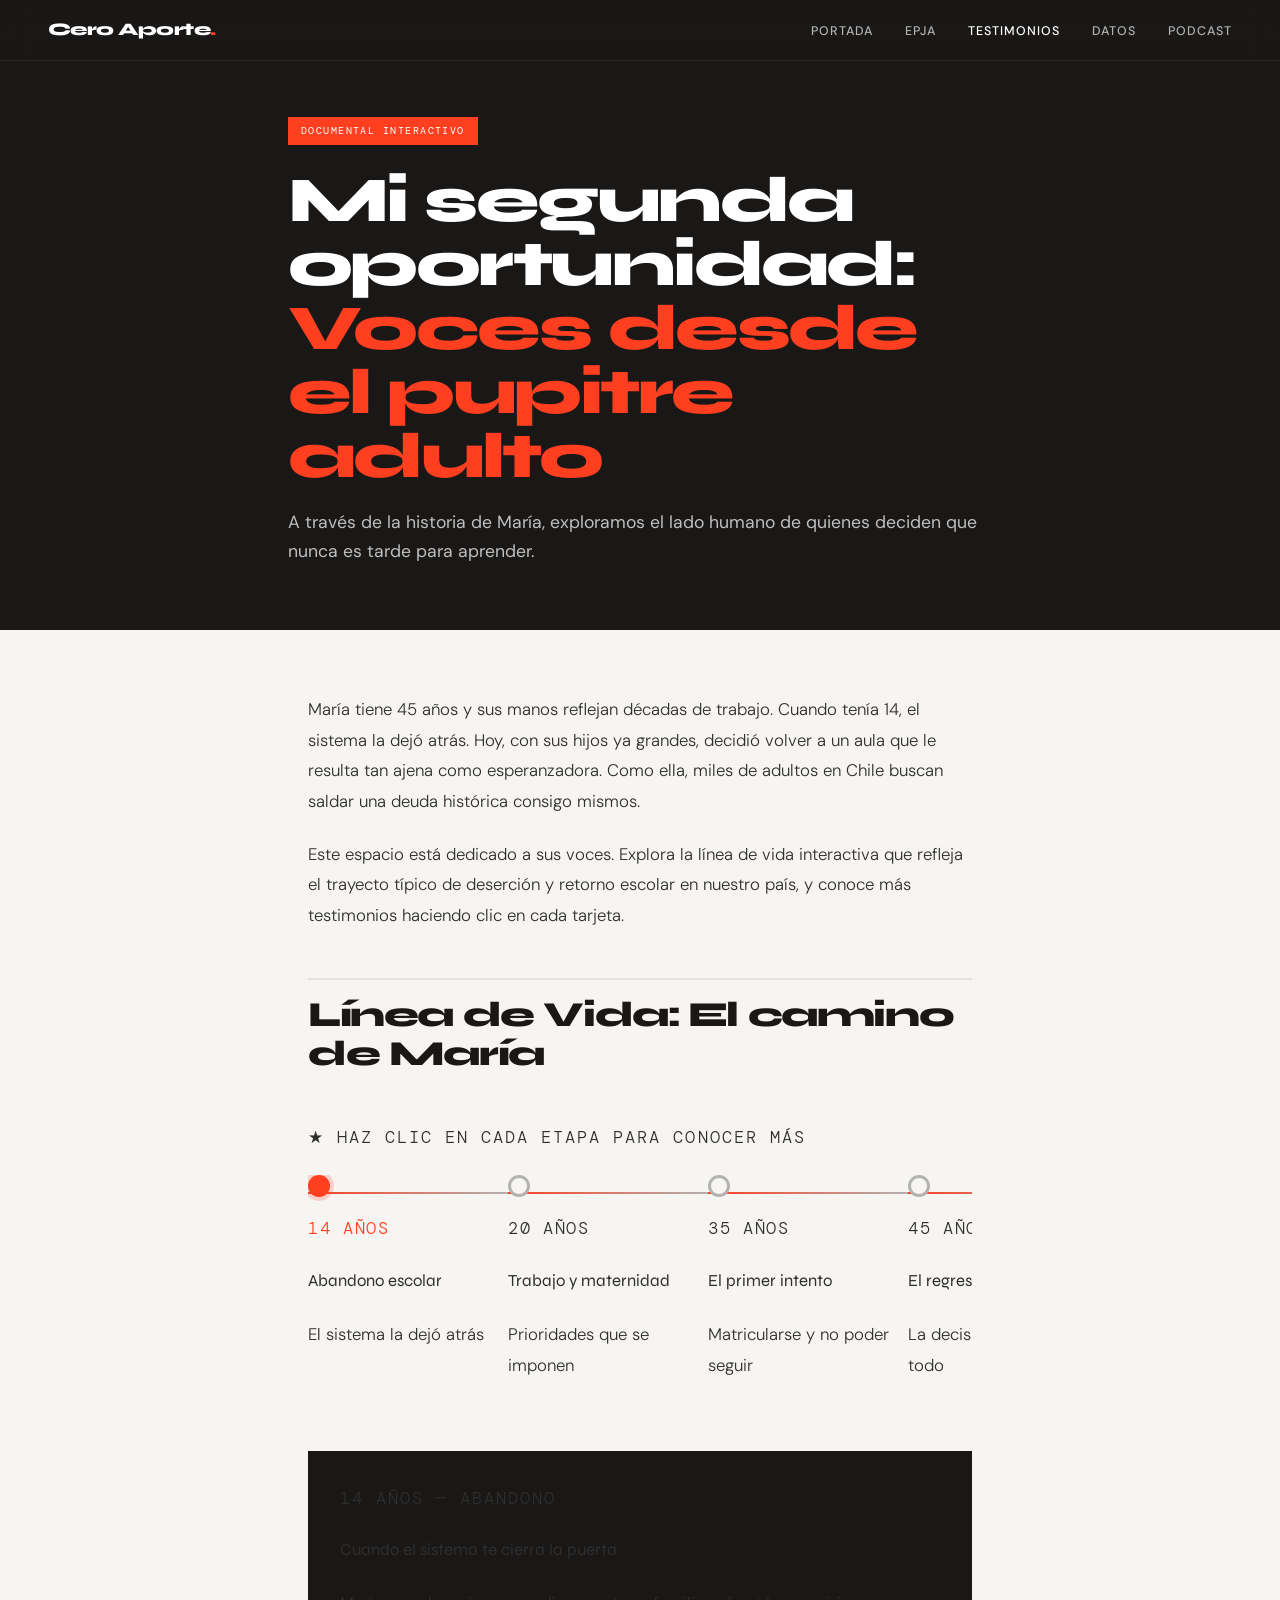
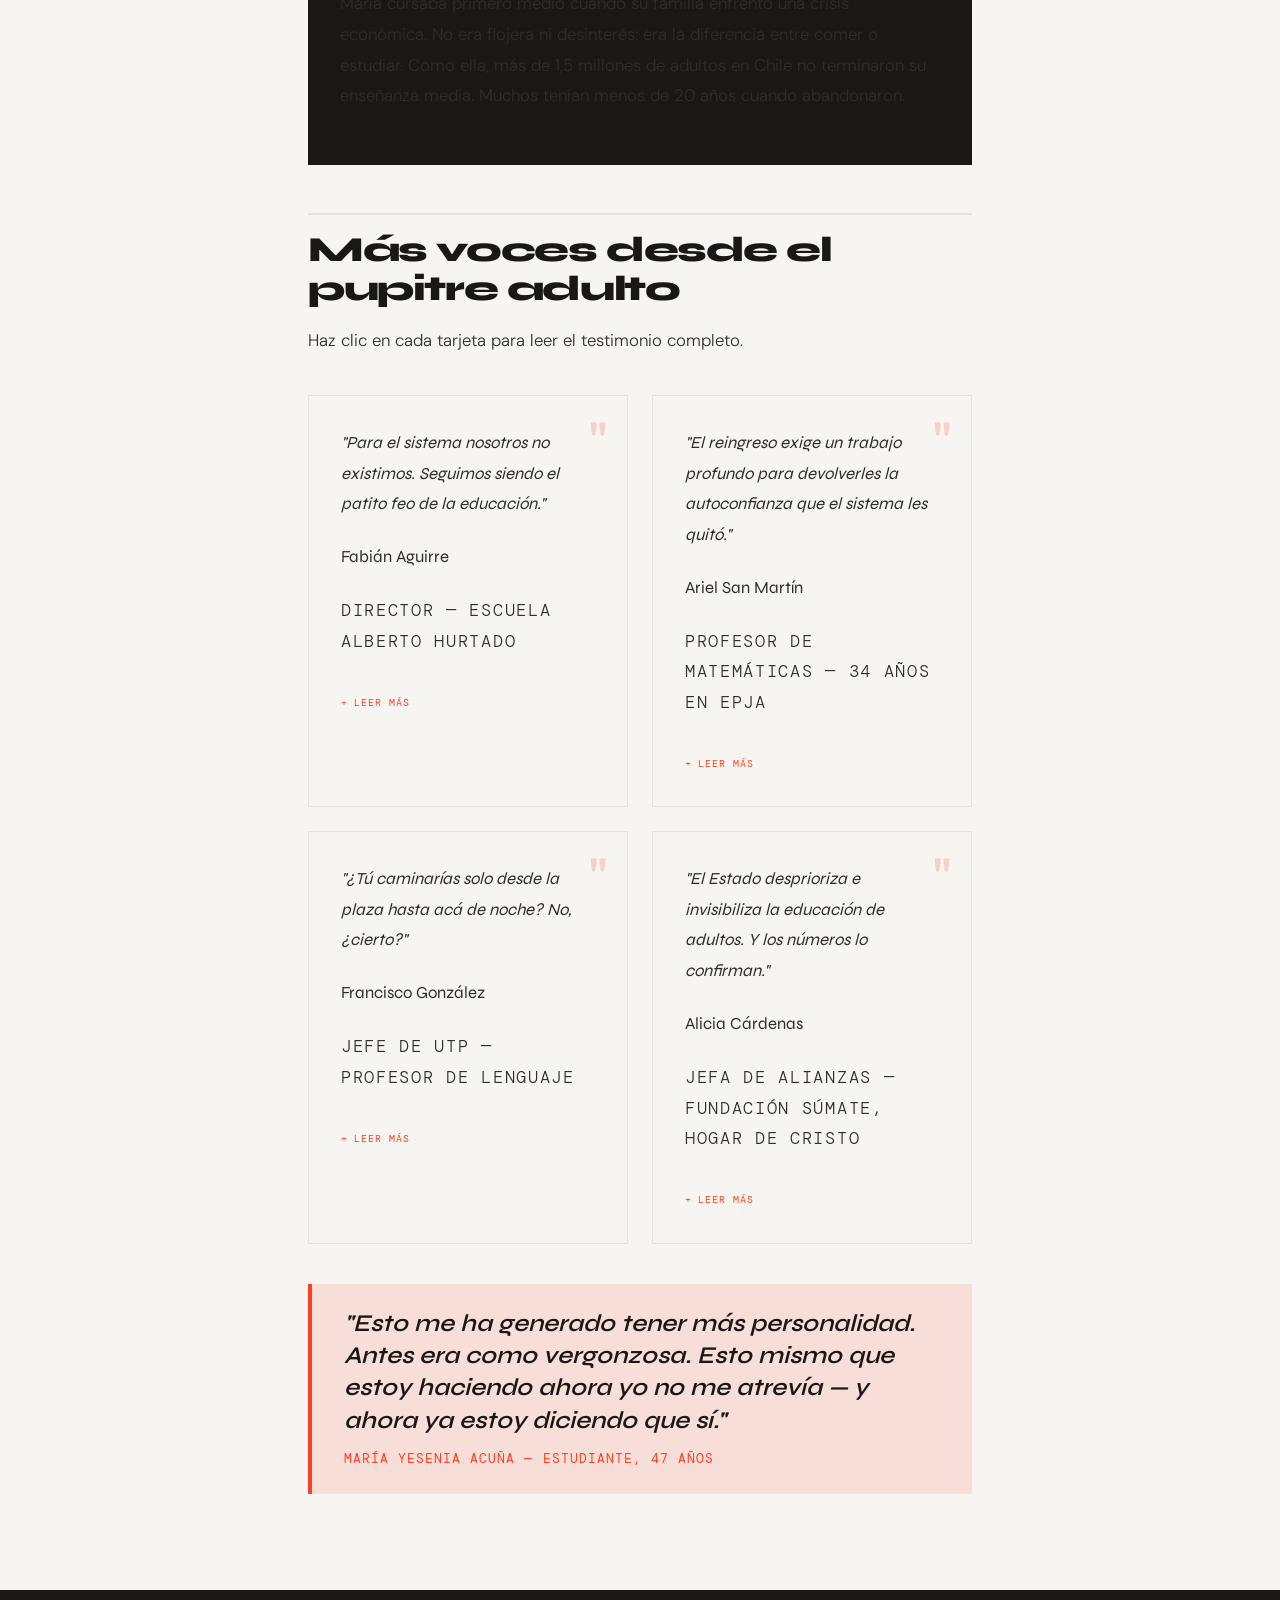
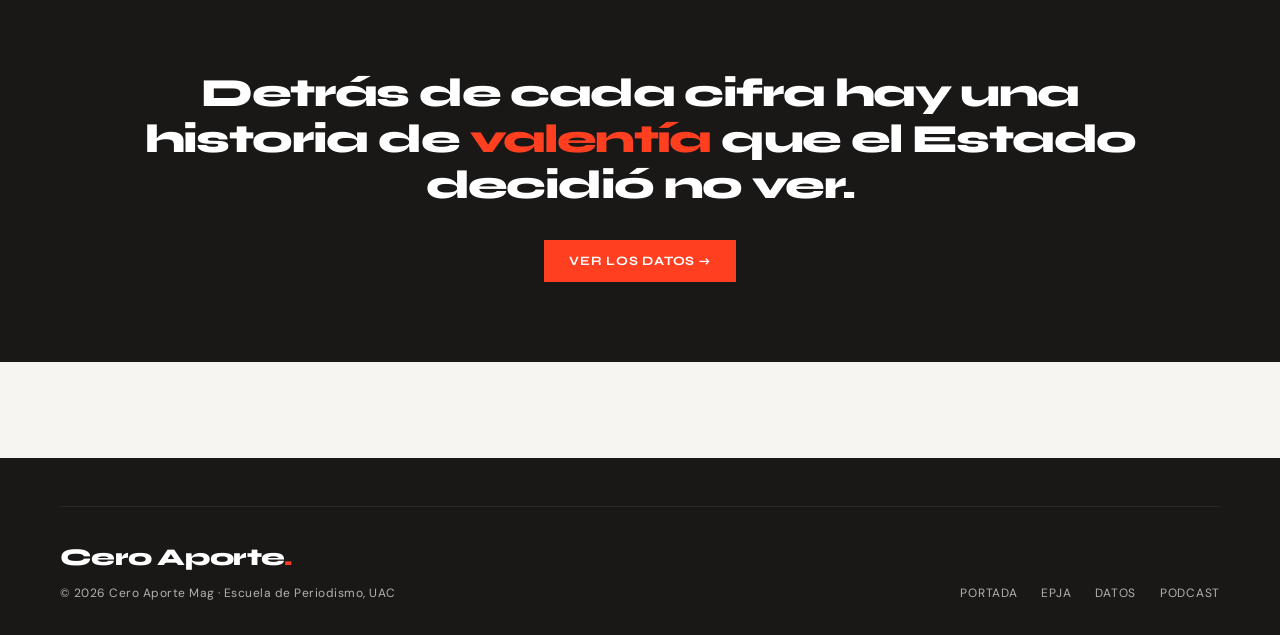
<file: testimonios (1).html>
<!DOCTYPE html>
<html lang="es">
<head>
  <meta charset="UTF-8" />
  <meta name="viewport" content="width=device-width, initial-scale=1.0" />
  <title>Testimonios — Cero Aporte Mag</title>
  <link rel="stylesheet" href="style.css" />
  <style>
    /* ---- HERO ---- */
    .rep-hero {
      min-height: 70vh;
      background: var(--black);
      display: flex;
      align-items: flex-end;
      padding-bottom: 4rem;
      padding-top: 5rem;
      position: relative;
      overflow: hidden;
    }
    .rep-hero-bg {
      position: absolute; inset: 0;
      background:
        linear-gradient(to bottom, rgba(26,24,23,0.4) 0%, rgba(26,24,23,0.95) 65%),
        url('https://i.imgur.com/FJYBVjM.jpeg') center 40%/cover no-repeat;
    }
    .rep-hero-inner { position: relative; z-index: 2; max-width: 800px; }
    .rep-hero-category {
      display: inline-flex;
      align-items: center;
      gap: 0.5rem;
      background: var(--red);
      color: var(--white);
      font-family: var(--font-mono);
      font-size: 0.65rem;
      letter-spacing: 0.14em;
      text-transform: uppercase;
      padding: 0.35rem 0.8rem;
      margin-bottom: 1.5rem;
    }
    .rep-hero-title {
      font-family: var(--font-display);
      font-size: clamp(2rem, 5.5vw, 4rem);
      font-weight: 800;
      letter-spacing: -0.04em;
      line-height: 1.0;
      color: var(--white);
      margin-bottom: 1.2rem;
    }
    .rep-hero-title em { color: var(--red); font-style: normal; }
    .rep-hero-deck {
      font-size: clamp(0.95rem, 1.5vw, 1.1rem);
      color: rgba(255,255,255,0.72);
      line-height: 1.65;
      max-width: 58ch;
    }

    /* ---- LAYOUT ---- */
    .article-wrap {
      max-width: 760px;
      margin: 0 auto;
      padding: 4rem clamp(1.5rem, 5vw, 3rem) 0;
    }
    .article-wrap p {
      font-size: 1.05rem;
      line-height: 1.82;
      color: #2e2e2e;
      margin-bottom: 1.4rem;
      font-weight: 300;
    }
    .article-wrap h2 {
      font-family: var(--font-display);
      font-size: clamp(1.5rem, 3vw, 2.2rem);
      font-weight: 800;
      letter-spacing: -0.04em;
      line-height: 1.1;
      color: var(--black);
      margin: 3rem 0 1rem;
      padding-top: 1rem;
      border-top: 2px solid rgba(0,0,0,0.08);
    }

    /* ---- TIMELINE DE VIDA ---- */
    .vida-timeline {
      margin: 3rem 0;
      position: relative;
    }
    .vida-intro {
      font-family: var(--font-mono);
      font-size: 0.68rem;
      letter-spacing: 0.12em;
      text-transform: uppercase;
      color: var(--red);
      margin-bottom: 2rem;
    }
    .vida-track {
      display: flex;
      align-items: flex-start;
      gap: 0;
      overflow-x: auto;
      padding-bottom: 1rem;
      scrollbar-width: thin;
      scrollbar-color: var(--red) rgba(0,0,0,0.08);
    }
    .vida-track::-webkit-scrollbar { height: 4px; }
    .vida-track::-webkit-scrollbar-thumb { background: var(--red); border-radius: 2px; }
    .vida-step {
      flex: 0 0 200px;
      position: relative;
      cursor: pointer;
    }
    .vida-step:not(:last-child)::after {
      content: '';
      position: absolute;
      top: 1.1rem;
      right: 0;
      width: 100%;
      height: 2px;
      background: linear-gradient(to right, var(--red), var(--greige));
      z-index: 0;
    }
    .vida-dot-wrap {
      display: flex;
      align-items: center;
      margin-bottom: 1rem;
      position: relative;
      z-index: 1;
    }
    .vida-dot {
      width: 1.4rem;
      height: 1.4rem;
      border-radius: 50%;
      background: var(--cream);
      border: 3px solid var(--greige);
      transition: all 0.3s;
      flex-shrink: 0;
    }
    .vida-step.active .vida-dot,
    .vida-step:hover .vida-dot {
      background: var(--red);
      border-color: var(--red);
      box-shadow: 0 0 0 4px rgba(255,63,32,0.2);
    }
    .vida-age {
      font-family: var(--font-mono);
      font-size: 0.65rem;
      letter-spacing: 0.1em;
      color: var(--greige);
      text-transform: uppercase;
      padding-right: 1rem;
    }
    .vida-step.active .vida-age { color: var(--red); }
    .vida-label {
      font-family: var(--font-display);
      font-size: 0.82rem;
      font-weight: 700;
      color: var(--black);
      padding-right: 1rem;
      line-height: 1.3;
    }
    .vida-detail {
      font-size: 0.78rem;
      color: #5a5a5a;
      line-height: 1.5;
      padding-right: 1rem;
      margin-top: 0.3rem;
    }
    /* Panel de detalle */
    .vida-panel {
      margin-top: 2rem;
      background: var(--black);
      color: var(--white);
      padding: 2rem;
      min-height: 120px;
      display: none;
      animation: fadeSlide 0.3s var(--ease-out);
    }
    .vida-panel.active { display: block; }
    @keyframes fadeSlide {
      from { opacity: 0; transform: translateY(8px); }
      to   { opacity: 1; transform: none; }
    }
    .vida-panel-age {
      font-family: var(--font-mono);
      font-size: 0.65rem;
      letter-spacing: 0.12em;
      text-transform: uppercase;
      color: var(--red);
      margin-bottom: 0.5rem;
    }
    .vida-panel-title {
      font-family: var(--font-display);
      font-size: 1.2rem;
      font-weight: 700;
      color: var(--white);
      margin-bottom: 0.5rem;
    }
    .vida-panel-text {
      font-size: 0.9rem;
      color: rgba(255,255,255,0.7);
      line-height: 1.65;
    }

    /* ---- VOCES: TARJETAS DE TESTIMONIO ---- */
    .voces-grid {
      display: grid;
      grid-template-columns: 1fr 1fr;
      gap: 1.5rem;
      margin: 2.5rem 0;
    }
    .voz-card {
      background: var(--cream);
      border: 1px solid rgba(0,0,0,0.08);
      padding: 2rem;
      position: relative;
      cursor: pointer;
      transition: box-shadow 0.25s, transform 0.25s;
    }
    .voz-card:hover {
      box-shadow: 0 8px 32px rgba(0,0,0,0.1);
      transform: translateY(-2px);
    }
    .voz-card::before {
      content: '"';
      position: absolute;
      top: 1rem; right: 1.2rem;
      font-family: var(--font-display);
      font-size: 4rem;
      color: var(--red);
      opacity: 0.2;
      line-height: 1;
    }
    .voz-quote {
      font-family: var(--font-display);
      font-size: 0.95rem;
      font-weight: 600;
      line-height: 1.45;
      color: var(--black);
      font-style: italic;
      margin-bottom: 1.2rem;
    }
    .voz-name {
      font-family: var(--font-display);
      font-size: 0.85rem;
      font-weight: 700;
      color: var(--black);
    }
    .voz-role {
      font-family: var(--font-mono);
      font-size: 0.62rem;
      letter-spacing: 0.1em;
      text-transform: uppercase;
      color: var(--red);
      margin-top: 0.2rem;
    }
    /* Expanded state */
    .voz-expanded {
      display: none;
      margin-top: 1rem;
      font-size: 0.85rem;
      color: #4a4a4a;
      line-height: 1.65;
      border-top: 1px solid rgba(0,0,0,0.08);
      padding-top: 1rem;
    }
    .voz-card.open .voz-expanded { display: block; }
    .voz-toggle {
      display: inline-flex;
      align-items: center;
      gap: 0.4rem;
      margin-top: 1rem;
      font-family: var(--font-mono);
      font-size: 0.62rem;
      letter-spacing: 0.1em;
      text-transform: uppercase;
      color: var(--red);
      cursor: pointer;
    }
    .voz-toggle-icon { transition: transform 0.3s; }
    .voz-card.open .voz-toggle-icon { transform: rotate(45deg); }

    /* ---- CIERRE ---- */
    .closing-strip {
      background: var(--black);
      padding: 5rem clamp(1.5rem, 5vw, 3rem);
      text-align: center;
      margin-top: 6rem;
    }
    .closing-strip p {
      font-family: var(--font-display);
      font-size: clamp(1.4rem, 3.5vw, 2.5rem);
      font-weight: 800;
      letter-spacing: -0.04em;
      line-height: 1.15;
      color: var(--white);
      max-width: 24ch;
      margin: 0 auto 2rem;
    }
    .closing-strip p em { color: var(--red); font-style: normal; }

    @media (max-width: 680px) {
      .voces-grid { grid-template-columns: 1fr; }
    }
  </style>
</head>
<body>

<!-- NAV -->
<nav class="nav">
  <a href="index.html" class="nav-logo">Cero Aporte<span>.</span></a>
  <ul class="nav-links">
    <li><a href="index.html">Portada</a></li>
    <li><a href="reportaje-epja.html">EPJA</a></li>
    <li><a href="testimonios.html" style="color:var(--white);">Testimonios</a></li>
    <li><a href="datos.html">Datos</a></li>
    <li><a href="podcast.html">Podcast</a></li>
  </ul>
</nav>

<!-- HERO -->
<section class="rep-hero">
  <div class="rep-hero-bg"></div>
  <div class="rep-hero-inner container">
    <span class="rep-hero-category">Documental interactivo</span>
    <h1 class="rep-hero-title">Mi segunda oportunidad:<br><em>Voces desde el pupitre adulto</em></h1>
    <p class="rep-hero-deck">A través de la historia de María, exploramos el lado humano de quienes deciden que nunca es tarde para aprender.</p>
  </div>
</section>

<!-- CUERPO -->
<main class="article-wrap">

  <p class="reveal">María tiene 45 años y sus manos reflejan décadas de trabajo. Cuando tenía 14, el sistema la dejó atrás. Hoy, con sus hijos ya grandes, decidió volver a un aula que le resulta tan ajena como esperanzadora. Como ella, miles de adultos en Chile buscan saldar una deuda histórica consigo mismos.</p>

  <p class="reveal">Este espacio está dedicado a sus voces. Explora la línea de vida interactiva que refleja el trayecto típico de deserción y retorno escolar en nuestro país, y conoce más testimonios haciendo clic en cada tarjeta.</p>

  <!-- LÍNEA DE VIDA INTERACTIVA -->
  <h2 class="reveal">Línea de Vida: El camino de María</h2>

  <div class="vida-timeline reveal">
    <p class="vida-intro">★ Haz clic en cada etapa para conocer más</p>
    <div class="vida-track">

      <div class="vida-step active" onclick="activarVida(0)">
        <div class="vida-dot-wrap"><div class="vida-dot"></div></div>
        <p class="vida-age">14 años</p>
        <p class="vida-label">Abandono escolar</p>
        <p class="vida-detail">El sistema la dejó atrás</p>
      </div>

      <div class="vida-step" onclick="activarVida(1)">
        <div class="vida-dot-wrap"><div class="vida-dot"></div></div>
        <p class="vida-age">20 años</p>
        <p class="vida-label">Trabajo y maternidad</p>
        <p class="vida-detail">Prioridades que se imponen</p>
      </div>

      <div class="vida-step" onclick="activarVida(2)">
        <div class="vida-dot-wrap"><div class="vida-dot"></div></div>
        <p class="vida-age">35 años</p>
        <p class="vida-label">El primer intento</p>
        <p class="vida-detail">Matricularse y no poder seguir</p>
      </div>

      <div class="vida-step" onclick="activarVida(3)">
        <div class="vida-dot-wrap"><div class="vida-dot"></div></div>
        <p class="vida-age">45 años</p>
        <p class="vida-label">El regreso definitivo</p>
        <p class="vida-detail">La decisión que cambió todo</p>
      </div>

      <div class="vida-step" onclick="activarVida(4)">
        <div class="vida-dot-wrap"><div class="vida-dot"></div></div>
        <p class="vida-age">Hoy</p>
        <p class="vida-label">Cuarto medio</p>
        <p class="vida-detail">Y pensando en la universidad</p>
      </div>

    </div>

    <div class="vida-panel active" id="vida-0">
      <p class="vida-panel-age">14 años — Abandono</p>
      <p class="vida-panel-title">Cuando el sistema te cierra la puerta</p>
      <p class="vida-panel-text">María cursaba primero medio cuando su familia enfrentó una crisis económica. No era flojera ni desinterés: era la diferencia entre comer o estudiar. Como ella, más de 1,5 millones de adultos en Chile no terminaron su enseñanza media. Muchos tenían menos de 20 años cuando abandonaron.</p>
    </div>
    <div class="vida-panel" id="vida-1">
      <p class="vida-panel-age">20 años — Trabajo y maternidad</p>
      <p class="vida-panel-title">La vida que no da espera</p>
      <p class="vida-panel-text">Con un hijo recién nacido y un trabajo de turno rotativo, retomar el colegio se volvió una imposibilidad práctica. Los horarios nocturnos del CEIA chocaban con los turnos. El transporte era un problema. Y la culpa de "abandonar" a los hijos por ir a estudiar, otra barrera invisible.</p>
    </div>
    <div class="vida-panel" id="vida-2">
      <p class="vida-panel-age">35 años — El primer intento</p>
      <p class="vida-panel-title">Volver y no poder quedarse</p>
      <p class="vida-panel-text">Se matriculó en un CEIA de su comuna. Asistió las primeras semanas. Pero la cadena de obstáculos volvió a romperse: un problema de salud, una cuenta sin pagar, un familiar que cuidar. Sin apoyo institucional, sin psicólogo que la contuviera, el sistema la soltó de nuevo.</p>
    </div>
    <div class="vida-panel" id="vida-3">
      <p class="vida-panel-age">45 años — El regreso definitivo</p>
      <p class="vida-panel-title">"Esta vez no me voy a ir"</p>
      <p class="vida-panel-text">Sus hijos ya grandes la alentaron. Llegó a la Escuela Alberto Hurtado sintiéndose "vieja y tonta". En dos semanas ya era parte del curso. Los profesores como Ariel San Martín hacen exactamente ese trabajo: devolver la confianza que el sistema les quitó hace décadas.</p>
    </div>
    <div class="vida-panel" id="vida-4">
      <p class="vida-panel-age">Hoy — Cuarto medio</p>
      <p class="vida-panel-title">"Ahora estoy pensando en dar la PSU"</p>
      <p class="vida-panel-text">"Nunca es tarde. Yo tengo 47 años y estoy feliz aquí estudiando. Ahora estoy pensando en dar la prueba para la universidad. Aunque sea por darla." El Estado no puso nada de su parte para que ese camino fuera más fácil. Ella llegó sola, y llegó.</p>
    </div>
  </div>

  <!-- VOCES DESDE EL PUPITRE -->
  <h2 class="reveal">Más voces desde el pupitre adulto</h2>
  <p class="reveal">Haz clic en cada tarjeta para leer el testimonio completo.</p>

  <div class="voces-grid">

    <div class="voz-card reveal" onclick="toggleVoz(this)">
      <p class="voz-quote">"Para el sistema nosotros no existimos. Seguimos siendo el patito feo de la educación."</p>
      <p class="voz-name">Fabián Aguirre</p>
      <p class="voz-role">Director — Escuela Alberto Hurtado</p>
      <div class="voz-expanded">
        Aguirre lleva desde 2001 en el sistema de educación de adultos. Ha visto pasar gobiernos de todos los colores sin que ninguno haya priorizado el EPJA. "El gobierno que sea nunca ha estado interesado por la educación de jóvenes y adultos", dice con una mezcla de cansancio y convicción. En su mejor época, la escuela tenía 300 matriculados. Hoy tiene 173. Y sigue ahí.
      </div>
      <span class="voz-toggle"><span class="voz-toggle-icon">+</span> Leer más</span>
    </div>

    <div class="voz-card reveal" onclick="toggleVoz(this)">
      <p class="voz-quote">"El reingreso exige un trabajo profundo para devolverles la autoconfianza que el sistema les quitó."</p>
      <p class="voz-name">Ariel San Martín</p>
      <p class="voz-role">Profesor de Matemáticas — 34 años en EPJA</p>
      <div class="voz-expanded">
        San Martín recuerda a una alumna que perdió la vista a los 30 años. Ingresó a la escuela igualmente. Con su celular como única herramienta, grabó cada clase durante la pandemia y obtuvo su cuarto medio. Hoy trabaja en una radio en Peñaflor. "Ese tipo de resiliencia no la forma el Estado. La forma la persona, sola, frente a un sistema que no la ve."
      </div>
      <span class="voz-toggle"><span class="voz-toggle-icon">+</span> Leer más</span>
    </div>

    <div class="voz-card reveal" onclick="toggleVoz(this)">
      <p class="voz-quote">"¿Tú caminarías solo desde la plaza hasta acá de noche? No, ¿cierto?"</p>
      <p class="voz-name">Francisco González</p>
      <p class="voz-role">Jefe de UTP — Profesor de Lenguaje</p>
      <div class="voz-expanded">
        "Pancho" González conoce de cerca la inseguridad como barrera. Sus estudiantes recorren calles oscuras para llegar a una escuela a metros de la plaza de Padre Hurtado, una zona donde el miedo ya es cotidiano. No hay transporte disponible porque el programa Pro-Retención no lo permite. Los estudiantes deben elegir entre su seguridad y su educación.
      </div>
      <span class="voz-toggle"><span class="voz-toggle-icon">+</span> Leer más</span>
    </div>

    <div class="voz-card reveal" onclick="toggleVoz(this)">
      <p class="voz-quote">"El Estado desprioriza e invisibiliza la educación de adultos. Y los números lo confirman."</p>
      <p class="voz-name">Alicia Cárdenas</p>
      <p class="voz-role">Jefa de alianzas — Fundación Súmate, Hogar de Cristo</p>
      <div class="voz-expanded">
        La Fundación Súmate trabaja con cerca de mil estudiantes de 18 a 24 años que necesitan reinsertarse. Solo el 30% de sus ingresos viene del Estado, vía subvención por alumno. El resto lo consiguen por sus propios medios. "Las discusiones políticas sobre educación se centran en la superior o la municipal. La educación de adultos no existe en ese debate", lamenta Cárdenas.
      </div>
      <span class="voz-toggle"><span class="voz-toggle-icon">+</span> Leer más</span>
    </div>

  </div>

  <!-- PULL QUOTE CIERRE -->
  <div class="pull-quote reveal">
    <blockquote>"Esto me ha generado tener más personalidad. Antes era como vergonzosa. Esto mismo que estoy haciendo ahora yo no me atrevía — y ahora ya estoy diciendo que sí."</blockquote>
    <cite>María Yesenia Acuña — Estudiante, 47 años</cite>
  </div>

</main>

<!-- CIERRE -->
<div class="closing-strip">
  <p>Detrás de cada cifra hay una historia de <em>valentía</em> que el Estado decidió no ver.</p>
  <a href="datos.html" class="btn btn-red">Ver los datos →</a>
</div>

<!-- FOOTER -->
<footer class="site-footer">
  <div class="footer-inner">
    <div>
      <div class="footer-brand">Cero Aporte<span>.</span></div>
      <p class="footer-copy">© 2026 Cero Aporte Mag · Escuela de Periodismo, UAC</p>
    </div>
    <nav class="footer-nav">
      <a href="index.html">Portada</a>
      <a href="reportaje-epja.html">EPJA</a>
      <a href="datos.html">Datos</a>
      <a href="podcast.html">Podcast</a>
    </nav>
  </div>
</footer>

<script src="main.js"></script>
<script>
  function activarVida(idx) {
    document.querySelectorAll('.vida-step').forEach((s, i) => {
      s.classList.toggle('active', i === idx);
    });
    document.querySelectorAll('.vida-panel').forEach((p, i) => {
      p.classList.toggle('active', i === idx);
    });
  }

  function toggleVoz(card) {
    const isOpen = card.classList.contains('open');
    document.querySelectorAll('.voz-card').forEach(c => c.classList.remove('open'));
    if (!isOpen) card.classList.add('open');
  }
</script>
</body>
</html>
</file>
<file: style.css>
/* ============================================
   CERO APORTE MAG — Global Stylesheet
   Basado en brand book Type/Code
   ============================================ */

@import url('https://fonts.googleapis.com/css2?family=Syne:wght@400;600;700;800&family=DM+Sans:ital,opsz,wght@0,9..40,300;0,9..40,400;0,9..40,500;0,9..40,700;1,9..40,300;1,9..40,400&family=DM+Mono:wght@400;500&display=swap');

/* ---- TOKENS ---- */
:root {
  --black:   #1A1817;
  --white:   #FFFFFF;
  --red:     #FF3F20;
  --greige:  #B2B2B2;
  --ink:     #1C2534;
  --cream:   #F7F5F2;
  --red-dim: rgba(255,63,32,0.12);

  --font-display: 'Syne', sans-serif;
  --font-body:    'DM Sans', sans-serif;
  --font-mono:    'DM Mono', monospace;

  --ease-out: cubic-bezier(0.16, 1, 0.3, 1);
  --max-w: 1160px;
  --col-gap: clamp(1rem, 4vw, 3rem);
}

/* ---- RESET ---- */
*, *::before, *::after { box-sizing: border-box; margin: 0; padding: 0; }
html { scroll-behavior: smooth; font-size: 16px; }
body {
  font-family: var(--font-body);
  background: var(--cream);
  color: var(--black);
  line-height: 1.6;
  -webkit-font-smoothing: antialiased;
}
img { max-width: 100%; display: block; }
a { color: inherit; text-decoration: none; }

/* ---- NAVEGACIÓN ---- */
.nav {
  position: fixed;
  top: 0; left: 0; right: 0;
  z-index: 100;
  display: flex;
  align-items: center;
  justify-content: space-between;
  padding: 1rem clamp(1.5rem, 5vw, 3rem);
  background: rgba(26,24,23,0.96);
  backdrop-filter: blur(12px);
  border-bottom: 1px solid rgba(255,255,255,0.06);
}
.nav-logo {
  font-family: var(--font-display);
  font-size: 1.1rem;
  font-weight: 800;
  color: var(--white);
  letter-spacing: -0.03em;
}
.nav-logo span { color: var(--red); }
.nav-links {
  display: flex;
  gap: 2rem;
  list-style: none;
}
.nav-links a {
  color: var(--greige);
  font-size: 0.78rem;
  font-weight: 500;
  letter-spacing: 0.08em;
  text-transform: uppercase;
  transition: color 0.2s;
}
.nav-links a:hover { color: var(--white); }

/* ---- BOTONES ---- */
.btn {
  display: inline-flex;
  align-items: center;
  gap: 0.5rem;
  padding: 0.7rem 1.6rem;
  font-family: var(--font-display);
  font-size: 0.8rem;
  font-weight: 700;
  letter-spacing: 0.06em;
  text-transform: uppercase;
  border: none;
  cursor: pointer;
  transition: all 0.2s;
}
.btn-red    { background: var(--red); color: var(--white); }
.btn-red:hover { background: #e5361a; }
.btn-ghost  { background: transparent; color: var(--white); border: 1px solid rgba(255,255,255,0.3); }
.btn-ghost:hover { border-color: var(--white); }
.btn-dark   { background: var(--black); color: var(--white); }
.btn-dark:hover { background: var(--ink); }

/* ---- FOOTER ---- */
.site-footer {
  background: var(--black);
  color: var(--greige);
  padding: 3rem clamp(1.5rem, 5vw, 3rem) 2rem;
  margin-top: 6rem;
}
.footer-inner {
  max-width: var(--max-w);
  margin: 0 auto;
  display: grid;
  grid-template-columns: 1fr auto;
  gap: 2rem;
  align-items: end;
  border-top: 1px solid rgba(255,255,255,0.08);
  padding-top: 2rem;
}
.footer-brand {
  font-family: var(--font-display);
  font-size: 1.5rem;
  font-weight: 800;
  color: var(--white);
  letter-spacing: -0.03em;
  margin-bottom: 0.4rem;
}
.footer-brand span { color: var(--red); }
.footer-copy {
  font-size: 0.75rem;
  letter-spacing: 0.04em;
}
.footer-nav { display: flex; gap: 1.5rem; flex-wrap: wrap; justify-content: flex-end; }
.footer-nav a {
  font-size: 0.75rem;
  letter-spacing: 0.06em;
  text-transform: uppercase;
  color: var(--greige);
  transition: color 0.2s;
}
.footer-nav a:hover { color: var(--red); }

/* ---- UTILIDADES ---- */
.container {
  max-width: var(--max-w);
  margin: 0 auto;
  padding: 0 clamp(1.5rem, 5vw, 3rem);
}
.eyebrow {
  font-family: var(--font-mono);
  font-size: 0.7rem;
  letter-spacing: 0.12em;
  text-transform: uppercase;
  color: var(--red);
  margin-bottom: 0.75rem;
}
.section-title {
  font-family: var(--font-display);
  font-size: clamp(2rem, 5vw, 3.5rem);
  font-weight: 800;
  letter-spacing: -0.04em;
  line-height: 1.05;
  color: var(--black);
}
.rule-red {
  width: 3rem;
  height: 3px;
  background: var(--red);
  margin: 1.5rem 0;
}

/* ---- FADE-IN ON SCROLL ---- */
.reveal {
  opacity: 0;
  transform: translateY(24px);
  transition: opacity 0.7s var(--ease-out), transform 0.7s var(--ease-out);
}
.reveal.visible {
  opacity: 1;
  transform: none;
}

/* ---- INTERACTIVO: FLIP CARD ---- */
.flip-card {
  perspective: 1000px;
  cursor: pointer;
}
.flip-card-inner {
  position: relative;
  width: 100%;
  height: 100%;
  transition: transform 0.6s var(--ease-out);
  transform-style: preserve-3d;
}
.flip-card:hover .flip-card-inner,
.flip-card.flipped .flip-card-inner {
  transform: rotateY(180deg);
}
.flip-card-front,
.flip-card-back {
  position: absolute;
  width: 100%; height: 100%;
  backface-visibility: hidden;
  display: flex;
  flex-direction: column;
  justify-content: center;
  padding: 1.5rem;
}
.flip-card-back { transform: rotateY(180deg); }

/* ---- INTERACTIVO: PROGRESS BAR ---- */
.progress-bar {
  height: 6px;
  background: rgba(0,0,0,0.1);
  border-radius: 3px;
  overflow: hidden;
  margin: 0.5rem 0;
}
.progress-fill {
  height: 100%;
  background: var(--red);
  border-radius: 3px;
  width: 0%;
  transition: width 1.2s var(--ease-out);
}

/* ---- INTERACTIVO: TABS ---- */
.tabs { display: flex; gap: 0; border-bottom: 2px solid rgba(0,0,0,0.08); margin-bottom: 2rem; }
.tab-btn {
  padding: 0.75rem 1.5rem;
  font-family: var(--font-display);
  font-size: 0.82rem;
  font-weight: 700;
  letter-spacing: 0.04em;
  text-transform: uppercase;
  background: none;
  border: none;
  border-bottom: 2px solid transparent;
  margin-bottom: -2px;
  cursor: pointer;
  color: var(--greige);
  transition: all 0.2s;
}
.tab-btn.active { color: var(--black); border-bottom-color: var(--red); }
.tab-panel { display: none; }
.tab-panel.active { display: block; }

/* ---- PULL QUOTE ---- */
.pull-quote {
  border-left: 4px solid var(--red);
  padding: 1.5rem 2rem;
  margin: 2.5rem 0;
  background: var(--red-dim);
}
.pull-quote blockquote {
  font-family: var(--font-display);
  font-size: clamp(1.15rem, 2.5vw, 1.5rem);
  font-weight: 600;
  line-height: 1.35;
  color: var(--black);
  font-style: italic;
}
.pull-quote cite {
  display: block;
  margin-top: 0.75rem;
  font-size: 0.8rem;
  font-family: var(--font-mono);
  letter-spacing: 0.08em;
  text-transform: uppercase;
  color: var(--red);
  font-style: normal;
}

/* ---- STAT COUNTER ---- */
.stat-block {
  text-align: center;
  padding: 2rem 1rem;
}
.stat-number {
  font-family: var(--font-display);
  font-size: clamp(3rem, 8vw, 6rem);
  font-weight: 800;
  letter-spacing: -0.05em;
  color: var(--black);
  line-height: 1;
  display: block;
}
.stat-label {
  font-size: 0.8rem;
  font-family: var(--font-mono);
  letter-spacing: 0.1em;
  text-transform: uppercase;
  color: var(--greige);
  margin-top: 0.5rem;
  display: block;
}

/* ---- IMAGEN CON CAPTION ---- */
.img-block { margin: 2.5rem 0; }
.img-block img { width: 100%; object-fit: cover; }
.img-caption {
  font-size: 0.72rem;
  font-family: var(--font-mono);
  color: var(--greige);
  letter-spacing: 0.06em;
  margin-top: 0.5rem;
  padding-top: 0.5rem;
  border-top: 1px solid rgba(0,0,0,0.1);
}

/* ---- TIMELINE ---- */
.timeline { position: relative; padding-left: 2rem; }
.timeline::before {
  content: '';
  position: absolute;
  left: 0.4rem; top: 0; bottom: 0;
  width: 2px;
  background: linear-gradient(to bottom, var(--red), var(--greige));
}
.timeline-item {
  position: relative;
  margin-bottom: 2.5rem;
  opacity: 0;
  transform: translateX(-12px);
  transition: all 0.5s var(--ease-out);
}
.timeline-item.visible { opacity: 1; transform: none; }
.timeline-dot {
  position: absolute;
  left: -1.7rem;
  top: 0.25rem;
  width: 0.85rem;
  height: 0.85rem;
  border-radius: 50%;
  background: var(--red);
  border: 2px solid var(--cream);
  box-shadow: 0 0 0 2px var(--red);
}
.timeline-year {
  font-family: var(--font-mono);
  font-size: 0.72rem;
  letter-spacing: 0.1em;
  color: var(--red);
  text-transform: uppercase;
  margin-bottom: 0.25rem;
}
.timeline-text {
  font-family: var(--font-display);
  font-size: 0.95rem;
  font-weight: 600;
  color: var(--black);
  margin-bottom: 0.3rem;
}
.timeline-desc {
  font-size: 0.85rem;
  color: #5a5a5a;
  line-height: 1.5;
}

/* ---- BAR CHART (on dark backgrounds) ---- */
.bar-year  { color: rgba(255,255,255,0.85); }
.bar-value { color: rgba(255,255,255,0.85); }
.bar-legend-item { color: rgba(255,255,255,0.7); }
.chart-subtitle   { color: rgba(255,255,255,0.5); }

/* ---- PLACEHOLDER SECTIONS (testimonios / podcast) ---- */
.placeholder-section {
  display: flex;
  flex-direction: column;
  align-items: center;
  justify-content: center;
  text-align: center;
  padding: 6rem clamp(1.5rem, 5vw, 3rem);
  border: 2px dashed rgba(178,178,178,0.3);
  border-radius: 4px;
  margin: 3rem 0;
  background: rgba(255,255,255,0.4);
}
.placeholder-icon {
  font-size: 3rem;
  margin-bottom: 1.5rem;
  opacity: 0.4;
}
.placeholder-title {
  font-family: var(--font-display);
  font-size: 1.4rem;
  font-weight: 700;
  color: var(--black);
  letter-spacing: -0.03em;
  margin-bottom: 0.75rem;
}
.placeholder-desc {
  font-size: 0.9rem;
  color: var(--greige);
  max-width: 36ch;
  line-height: 1.6;
}

/* ---- RESPONSIVE 900px ---- */
@media (max-width: 900px) {
  .nav-links { gap: 1.2rem; }
}

/* ---- RESPONSIVE 768px ---- */
@media (max-width: 768px) {
  .nav-links { display: none; }
  .footer-inner { grid-template-columns: 1fr; }
  .footer-nav { justify-content: flex-start; }

  /* Fix texto about en mobile */
  .about-text p {
    font-size: 0.95rem;
    line-height: 1.7;
    text-align: left;
    -webkit-hyphens: none;
    hyphens: none;
  }
  .about-inner { gap: 2rem; }
  .about-strip { padding: 3rem clamp(1.5rem, 5vw, 3rem); }
}
/* ---- MENÚ DESPLEGABLE (Testimonios) ---- */
.nav-dropdown { position: relative; }
.nav-dropdown > a::after {
  content: '▾';
  margin-left: 0.35rem;
  font-size: 0.7em;
}
.nav-submenu {
  position: absolute;
  top: calc(100% + 0.9rem);
  left: -1.2rem;
  min-width: 260px;
  list-style: none;
  background: rgba(26,24,23,0.98);
  border-top: 2px solid var(--red);
  padding: 0.5rem 0;
  opacity: 0;
  visibility: hidden;
  transform: translateY(6px);
  transition: opacity 0.2s, transform 0.2s, visibility 0.2s;
}
.nav-submenu::before {
  content: '';
  position: absolute;
  left: 0; right: 0;
  top: -1rem;
  height: 1rem;
}
.nav-dropdown:hover .nav-submenu,
.nav-dropdown:focus-within .nav-submenu {
  opacity: 1;
  visibility: visible;
  transform: none;
}
.nav-submenu a {
  display: block;
  padding: 0.6rem 1.2rem;
  white-space: nowrap;
  text-transform: none;
  letter-spacing: 0.02em;
  font-size: 0.85rem;
}
.nav-submenu a:hover { background: rgba(255,255,255,0.06); }
.escuela-titulo { scroll-margin-top: 6rem; }
/* Página actual en el menú */
.nav-links a[aria-current="page"] { color: var(--white); }

/* ---- MENÚ EN CELULAR (botón hamburguesa) ---- */
.nav-toggle { display: none; }
@media (max-width: 768px) {
  .nav-toggle {
    display: flex;
    align-items: center;
    justify-content: center;
    width: 2.75rem;
    height: 2.75rem;
    margin-right: -0.6rem;
    background: none;
    border: 0;
    color: var(--white);
    cursor: pointer;
  }
  .nav-toggle svg { width: 1.5rem; height: 1.5rem; }
  .nav-links {
    display: none;
    position: absolute;
    top: 100%;
    left: 0;
    right: 0;
    flex-direction: column;
    gap: 0;
    background: rgba(26,24,23,0.99);
    border-bottom: 1px solid rgba(255,255,255,0.08);
    padding: 0.5rem 0 1rem;
    max-height: calc(100vh - 4rem);
    overflow-y: auto;
  }
  .nav.menu-open .nav-links { display: flex; }
  .nav-links > li > a {
    display: block;
    padding: 0.9rem clamp(1.5rem, 5vw, 3rem);
    font-size: 0.9rem;
  }
  .nav-dropdown > a::after { content: none; }
  .nav-submenu {
    position: static;
    opacity: 1;
    visibility: visible;
    transform: none;
    min-width: 0;
    background: none;
    border-top: 0;
    padding: 0 0 0.4rem;
  }
  .nav-submenu::before { display: none; }
  .nav-submenu a {
    padding: 0.55rem clamp(1.5rem, 5vw, 3rem) 0.55rem calc(clamp(1.5rem, 5vw, 3rem) + 1rem);
    font-size: 0.85rem;
  }
}
</file>
